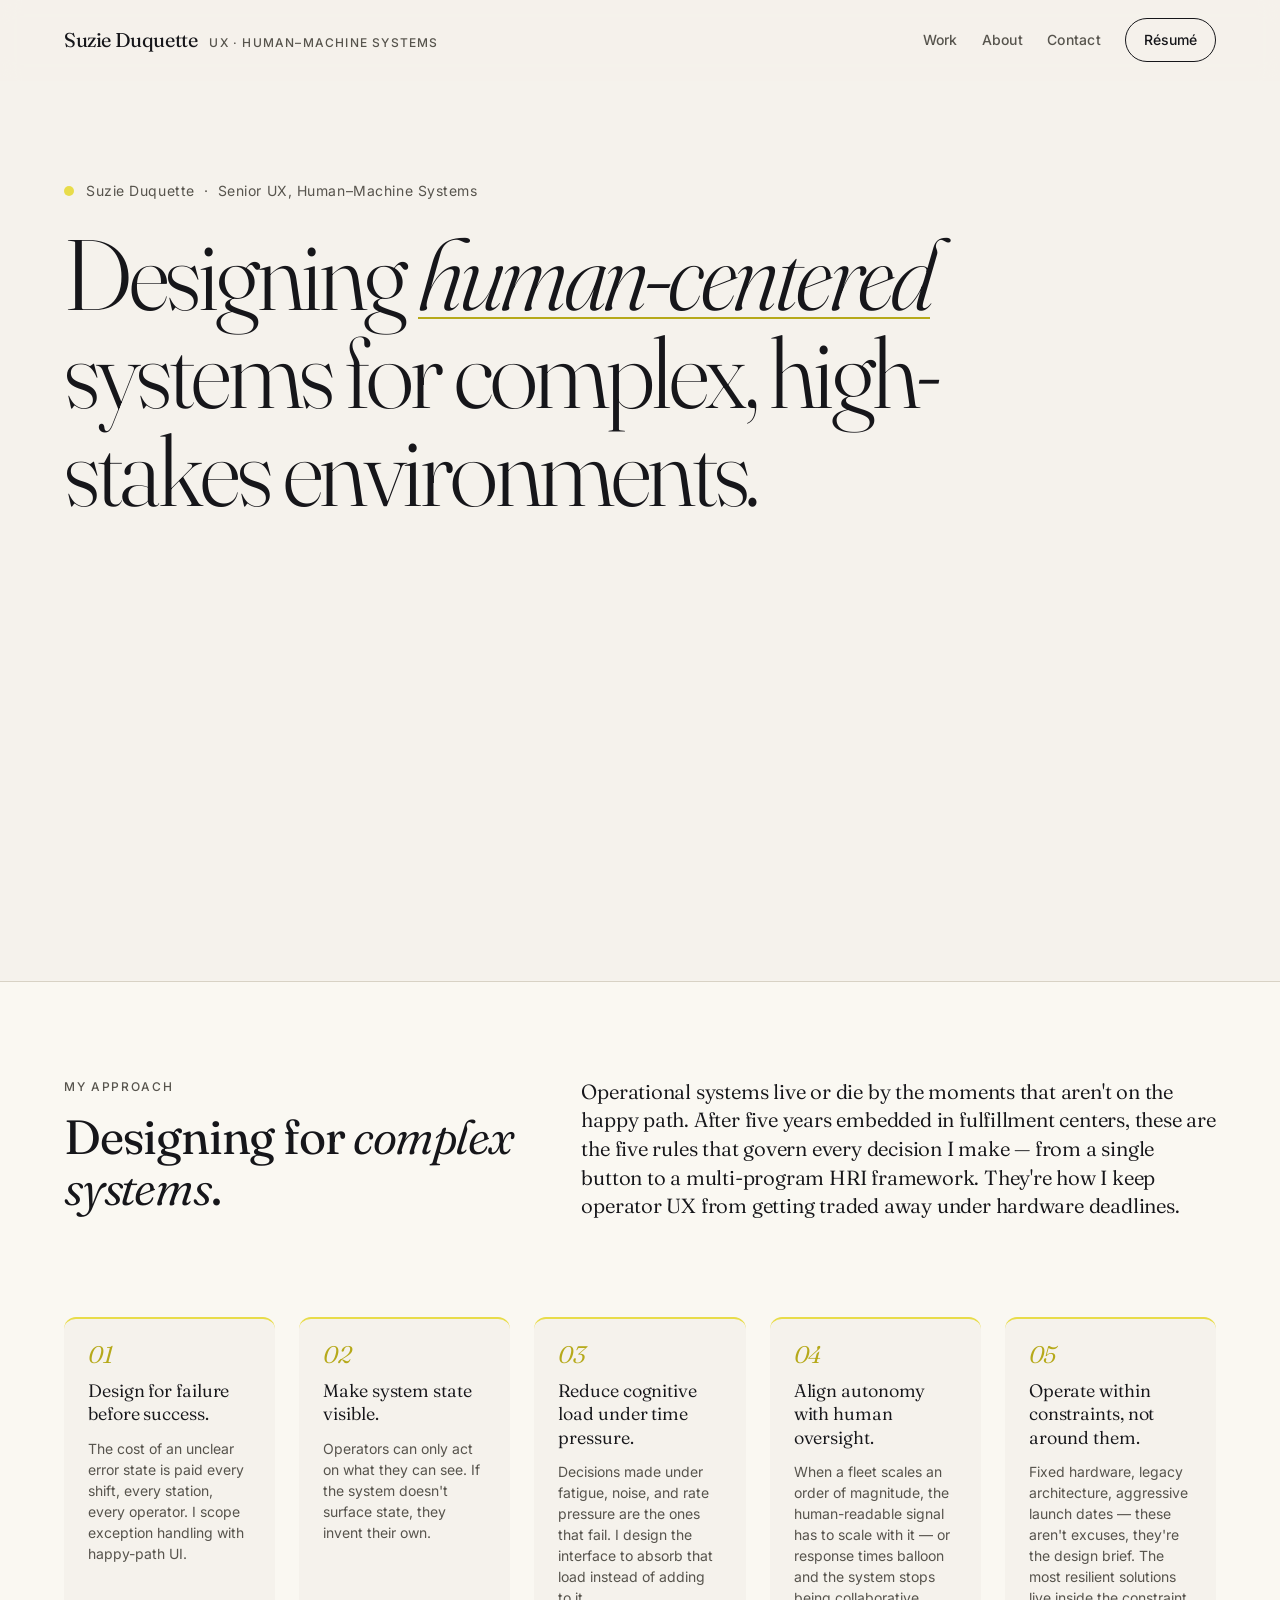
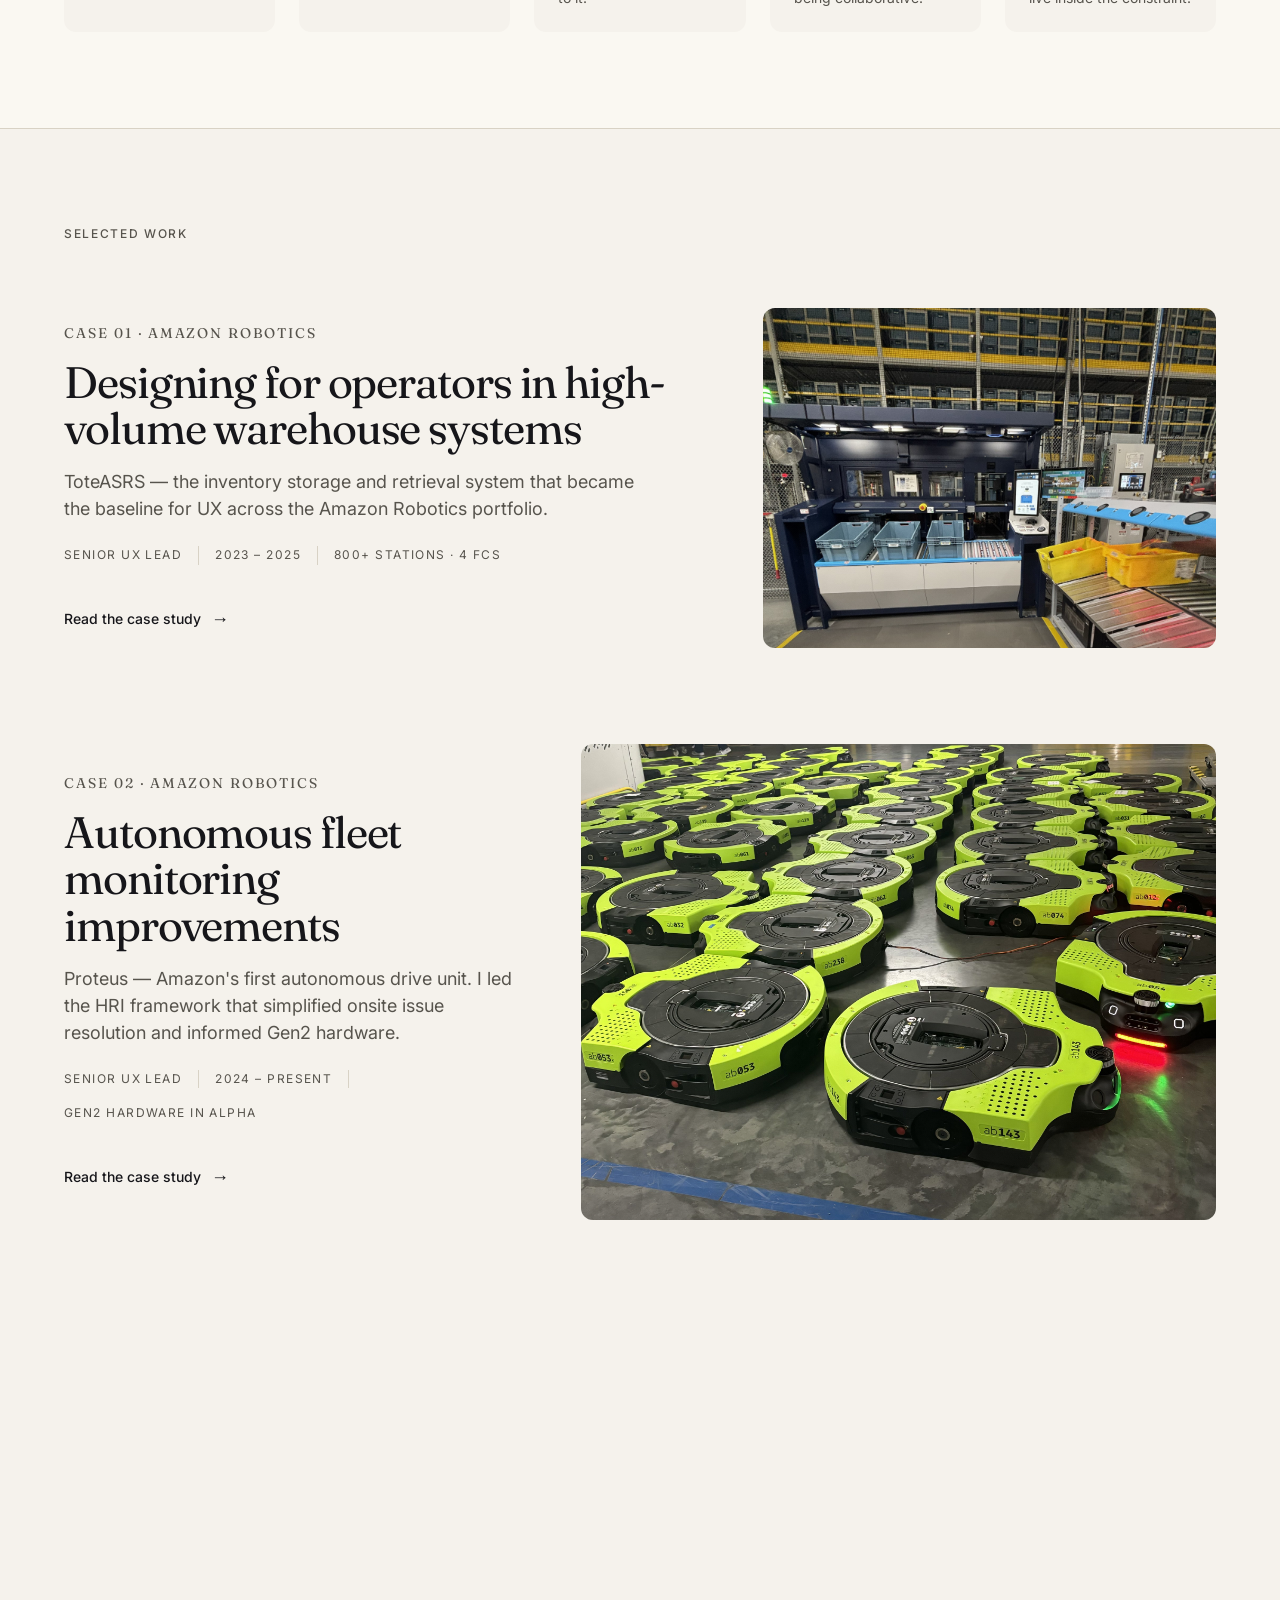
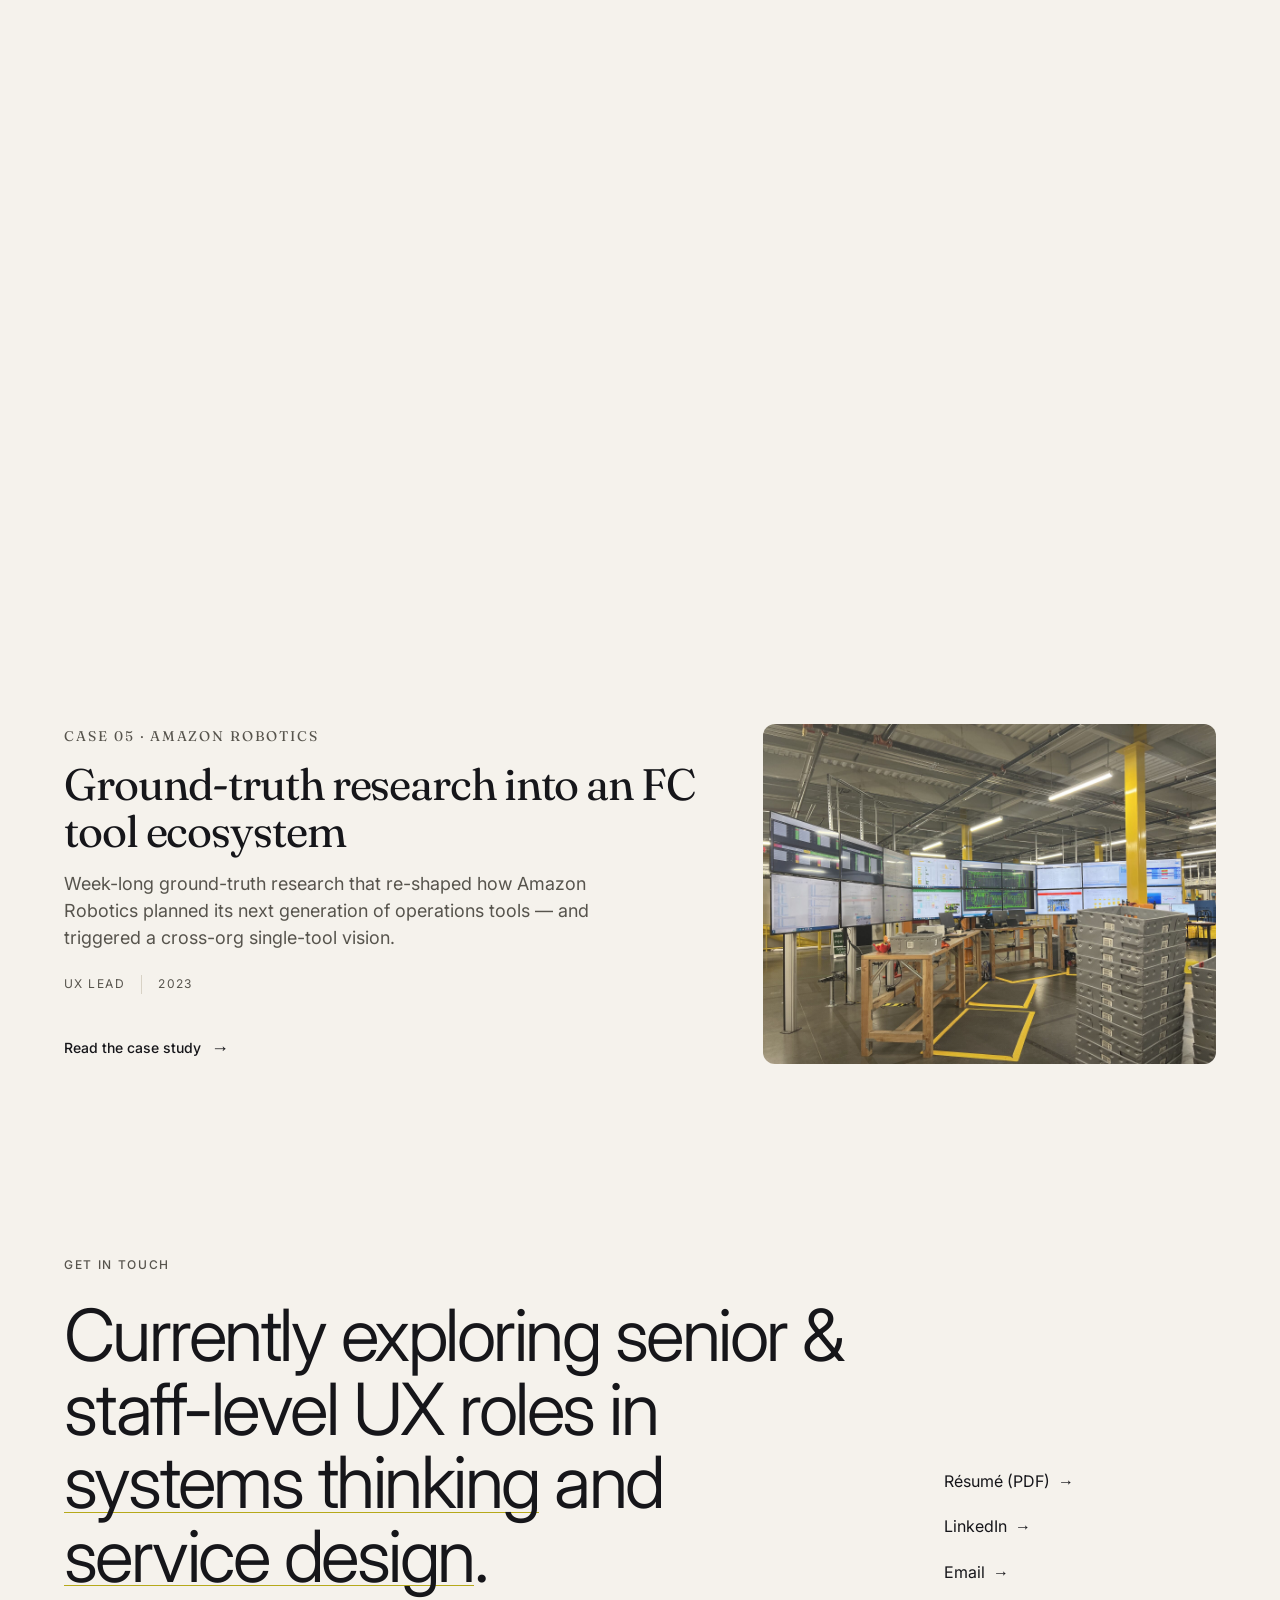
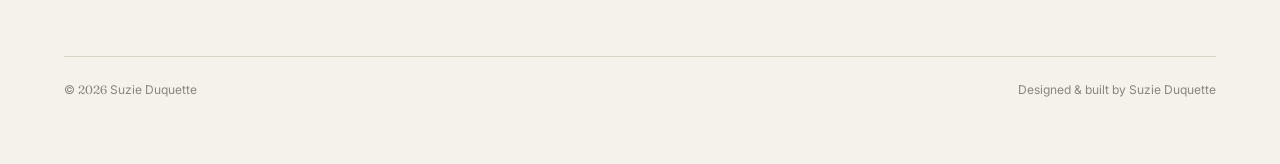
<file: index.html>
<!DOCTYPE html>
<html lang="en">
<head>
  <meta charset="UTF-8">
  <meta name="viewport" content="width=device-width, initial-scale=1.0">
  <title>Suzie Duquette — Senior UX Designer · Human–Machine Systems</title>
  <meta name="description" content="Suzie Duquette designs human-centered systems for complex, high-stakes environments.">
  <link rel="preconnect" href="https://fonts.googleapis.com">
  <link rel="preconnect" href="https://fonts.gstatic.com" crossorigin>
  <link rel="stylesheet" href="https://fonts.googleapis.com/css2?family=Fraunces:ital,opsz,wght@0,9..144,300..500;1,9..144,300..500&family=Inter:wght@400;500;600&display=swap">
  <link rel="stylesheet" href="assets/css/styles.css">
  <link rel="icon" href="data:image/svg+xml,%3Csvg xmlns='http://www.w3.org/2000/svg' viewBox='0 0 100 100'%3E%3Crect width='100' height='100' fill='%23F5F2EC'/%3E%3Ctext x='50' y='68' text-anchor='middle' font-family='Georgia, serif' font-size='62' fill='%23161616' font-style='italic'%3Es%3C/text%3E%3C/svg%3E">
</head>
<body>

<header class="nav">
  <div class="nav__inner">
    <a class="nav__brand" href="index.html"><span class="nav__brand-full">Suzie Duquette</span><span class="nav__brand-short" aria-hidden="true">SD</span><small>UX · Human–Machine Systems</small></a>
    <nav class="nav__links" aria-label="Primary">
      <a class="nav__link" href="index.html#work">Work</a>
      <a class="nav__link" href="about.html">About</a>
      <a class="nav__link" href="index.html#contact">Contact</a>
      <a class="btn btn--ghost" href="resume.pdf" target="_blank" rel="noopener">Résumé</a>
    </nav>
  </div>
</header>

<!-- =================== HERO =================== -->
<section class="hero">
  <div class="container">
    <div class="hero__intro reveal">
      <span class="hero__intro-mark" aria-hidden="true"></span>
      <span class="hero__intro-text">Suzie Duquette &nbsp;·&nbsp; Senior UX, Human–Machine Systems</span>
    </div>

    <h1 class="hero__statement reveal">
      Designing <span class="accent">human-centered</span> systems for complex, high-stakes environments.
    </h1>

  </div>
</section>

<!-- =================== PRINCIPLES (moved above work) =================== -->
<section class="principles" aria-label="Designing for complex systems">
  <div class="container">
    <div class="principles__intro reveal">
      <div>
        <p class="eyebrow" style="margin-bottom: var(--s-3);">My approach</p>
        <h2>Designing for <em>complex systems</em>.</h2>
      </div>
      <p class="lede">
        Operational systems live or die by the moments that aren't on the happy path. After five years embedded in fulfillment centers, these are the five rules that govern every decision I make — from a single button to a multi-program HRI framework. They're how I keep operator UX from getting traded away under hardware deadlines.
      </p>
    </div>

    <ul class="principles__grid">
      <li class="principles__item reveal">
        <span class="principles__num">01</span>
        <span class="principles__text">Design for failure before success.</span>
        <p class="principles__why">The cost of an unclear error state is paid every shift, every station, every operator. I scope exception handling with happy-path UI.</p>
      </li>
      <li class="principles__item reveal">
        <span class="principles__num">02</span>
        <span class="principles__text">Make system state visible.</span>
        <p class="principles__why">Operators can only act on what they can see. If the system doesn't surface state, they invent their own.</p>
      </li>
      <li class="principles__item reveal">
        <span class="principles__num">03</span>
        <span class="principles__text">Reduce cognitive load under time pressure.</span>
        <p class="principles__why">Decisions made under fatigue, noise, and rate pressure are the ones that fail. I design the interface to absorb that load instead of adding to it.</p>
      </li>
      <li class="principles__item reveal">
        <span class="principles__num">04</span>
        <span class="principles__text">Align autonomy with human oversight.</span>
        <p class="principles__why">When a fleet scales an order of magnitude, the human-readable signal has to scale with it — or response times balloon and the system stops being collaborative.</p>
      </li>
      <li class="principles__item reveal">
        <span class="principles__num">05</span>
        <span class="principles__text">Operate within constraints, not around them.</span>
        <p class="principles__why">Fixed hardware, legacy architecture, aggressive launch dates — these aren't excuses, they're the design brief. The most resilient solutions live inside the constraint.</p>
      </li>
    </ul>
  </div>
</section>

<!-- =================== WORK =================== -->
<section id="work" style="padding-top: var(--s-7);">
  <div class="container">
    <div class="work-header reveal">
      <div>
        <p class="eyebrow">Selected work</p>
      </div>
    </div>

    <div class="work-list">

      <!-- Case Study 1 -->
      <a class="case-card reveal" href="tote-asrs.html" aria-label="Read the ToteASRS case study">
        <div>
          <p class="case-card__num">Case 01 · Amazon Robotics</p>
          <h3 class="case-card__title">Designing for operators in high-volume warehouse systems</h3>
          <p class="case-card__subtitle">ToteASRS — the inventory storage and retrieval system that became the baseline for UX across the Amazon Robotics portfolio.</p>
          <div class="case-card__meta">
            <span>Senior UX Lead</span>
            <span>2023 – 2025</span>
            <span>800+ stations · 4 FCs</span>
          </div>
          <span class="case-card__cta">Read the case study</span>
        </div>
        <div class="case-card__media">
          <img src="assets/images/v2/cs1/workstation-overhead.jpg" alt="ToteASRS workstation in an Amazon fulfillment center">
        </div>
      </a>

      <!-- Case Study 2 -->
      <a class="case-card reveal" href="proteus.html" aria-label="Read the Proteus case study">
        <div>
          <p class="case-card__num">Case 02 · Amazon Robotics</p>
          <h3 class="case-card__title">Autonomous fleet monitoring improvements</h3>
          <p class="case-card__subtitle">Proteus — Amazon's first autonomous drive unit. I led the HRI framework that simplified onsite issue resolution and informed Gen2 hardware.</p>
          <div class="case-card__meta">
            <span>Senior UX Lead</span>
            <span>2024 – Present</span>
            <span>Gen2 hardware in Alpha</span>
          </div>
          <span class="case-card__cta">Read the case study</span>
        </div>
        <div class="case-card__media">
          <img src="assets/images/v2/cs2/proteus-fleet.jpg" alt="A fleet of Proteus autonomous drive units">
        </div>
      </a>

      <!-- Case Study 3 -->
      <a class="case-card reveal" href="vulcan-stow.html" aria-label="Read the Vulcan Stow case study">
        <div>
          <p class="case-card__num">Case 03 · Amazon Robotics</p>
          <h3 class="case-card__title">A shared outcome framework for robotic workstations</h3>
          <p class="case-card__subtitle">Vulcan Stow — Amazon's first robot with a sense of touch. The shared outcome framework that made every operator task and exception path explicit.</p>
          <div class="case-card__meta">
            <span>Senior UX Lead</span>
            <span>2024 – Present</span>
          </div>
          <span class="case-card__cta">Read the case study</span>
        </div>
        <div class="case-card__media">
          <video src="assets/images/v2/cs3/cover.mp4" autoplay muted loop playsinline preload="metadata" style="aspect-ratio: 4/3; width: 100%; object-fit: cover; display: block; background: var(--paper-deep);"></video>
        </div>
      </a>

      <!-- Case Study 4 -->
      <a class="case-card reveal" href="ps-handling.html" aria-label="Read the problem solve handling case study">
        <div>
          <p class="case-card__num">Case 04 · Amazon Robotics</p>
          <h3 class="case-card__title">A four-tier framework for problem-solve handling</h3>
          <p class="case-card__subtitle">A cross-station research framework that turned problem-solve from a downstream cost into a design discipline — with a four-tier resolution hierarchy adopted across new programs.</p>
          <div class="case-card__meta">
            <span>Senior UX Lead, RXD</span>
            <span>2025</span>
          </div>
          <span class="case-card__cta">Read the case study</span>
        </div>
        <div class="case-card__media">
          <img src="assets/images/v2/cs4/cs4-cover.jpeg" alt="Wide hero shot of an Amazon fulfillment center floor" style="aspect-ratio: 4/3; width: 100%; object-fit: cover; display: block;">
        </div>
      </a>

      <!-- Case Study 5 -->
      <a class="case-card reveal" href="ops-tools.html" aria-label="Read the operations tools case study">
        <div>
          <p class="case-card__num">Case 05 · Amazon Robotics</p>
          <h3 class="case-card__title">Ground-truth research into an FC tool ecosystem</h3>
          <p class="case-card__subtitle">Week-long ground-truth research that re-shaped how Amazon Robotics planned its next generation of operations tools — and triggered a cross-org single-tool vision.</p>
          <div class="case-card__meta">
            <span>UX Lead</span>
            <span>2023</span>
          </div>
          <span class="case-card__cta">Read the case study</span>
        </div>
        <div class="case-card__media">
          <img src="assets/images/v2/cs5/cs5-cover.jpeg" alt="Operators at their dashboards in an FC" style="aspect-ratio: 4/3; width: 100%; object-fit: cover; display: block;">
        </div>
      </a>

    </div>
  </div>
</section>

<!-- =================== CONTACT =================== -->
<section id="contact" class="contact">
  <div class="container">
    <div class="contact__inner">
      <div class="reveal">
        <p class="eyebrow" style="margin-bottom: var(--s-4);">Get in touch</p>
        <p class="contact__big">
          Currently exploring senior &amp; staff-level UX roles in <span class="accent-words">systems thinking</span> and <span class="accent-words">service design</span>.
        </p>
      </div>
      <div class="reveal contact__links">
        <a href="resume.pdf" target="_blank" rel="noopener">Résumé (PDF)</a>
        <a href="https://www.linkedin.com/in/susanneduquette/" target="_blank" rel="noopener">LinkedIn</a>
        <a href="mailto:susanneduquette@gmail.com">Email</a>
      </div>
    </div>
  </div>
  <div class="container" style="margin-top: var(--s-6);">
    <footer class="foot">
      <span>© <span class="serif-num">2026</span> Suzie Duquette</span>
      <span>Designed &amp; built by Suzie Duquette</span>
    </footer>
  </div>
</section>

<script src="assets/js/main.js"></script>
</body>
</html>
</file>
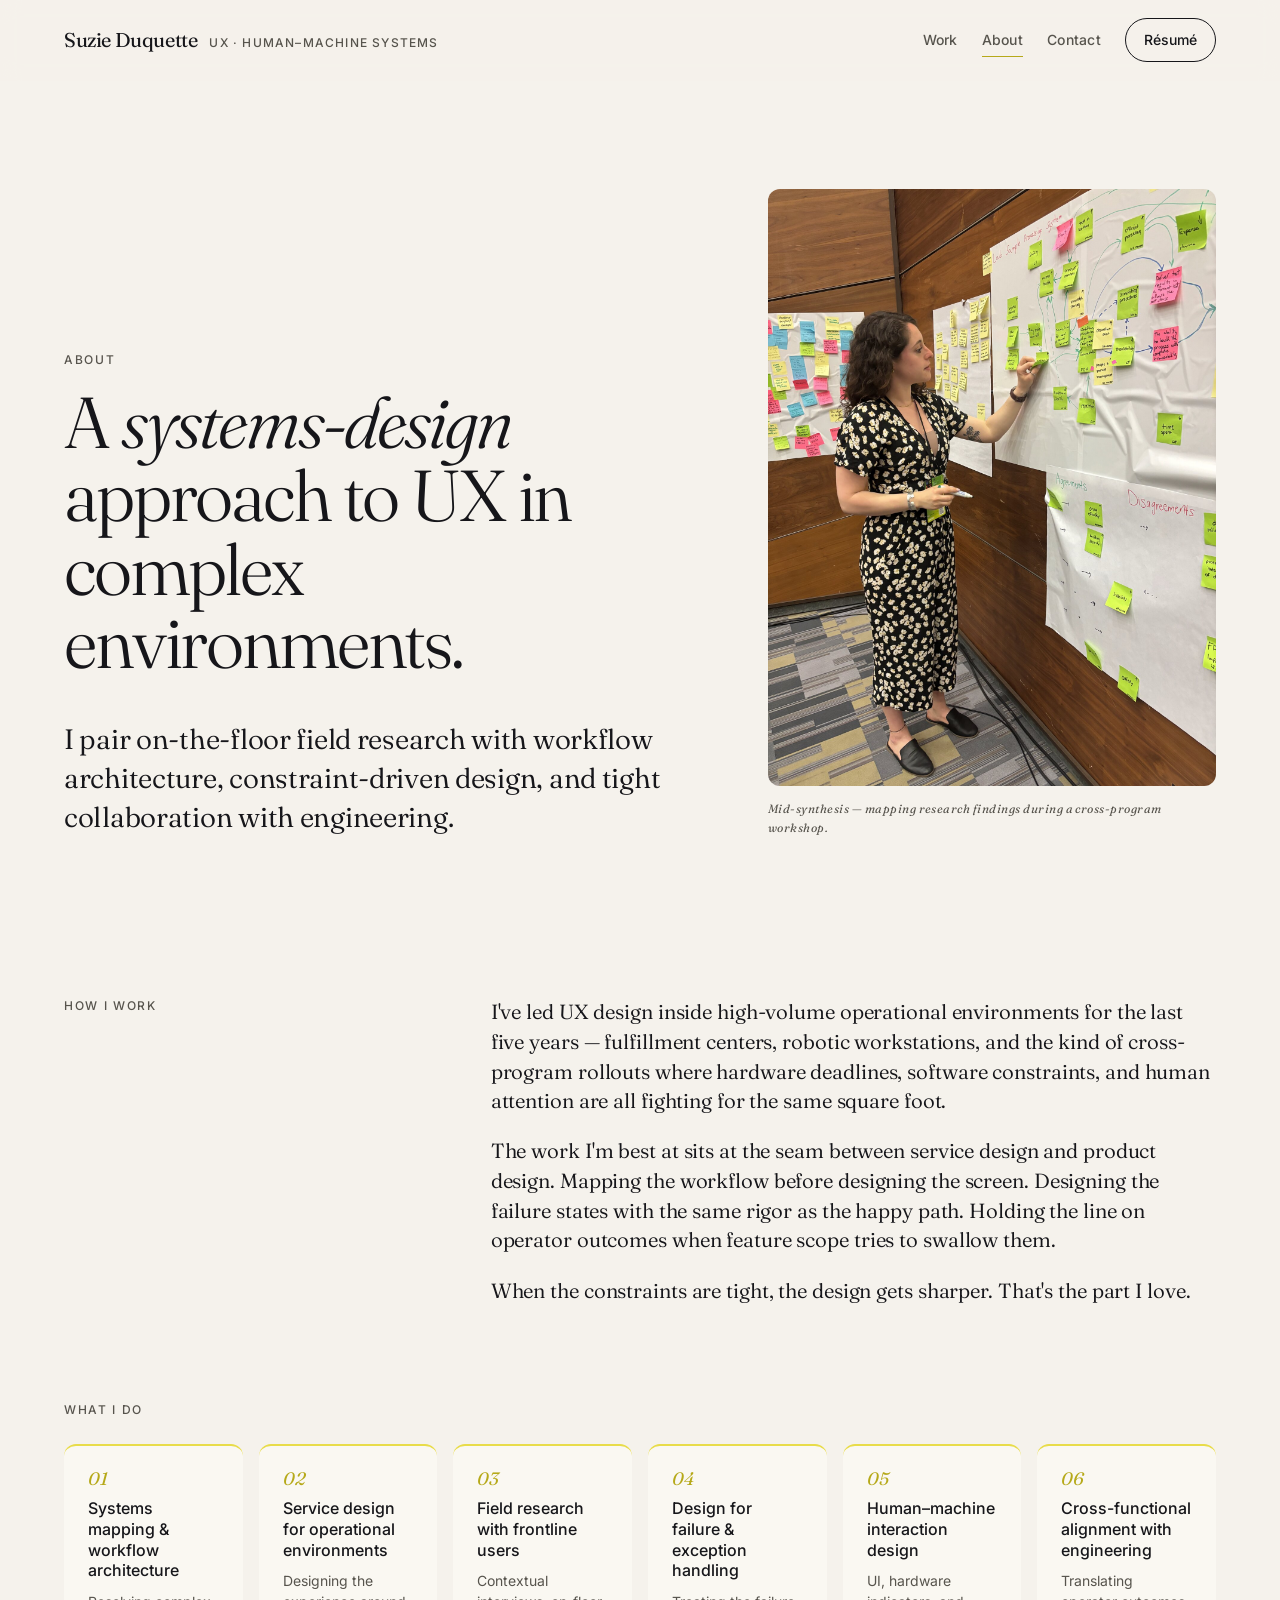
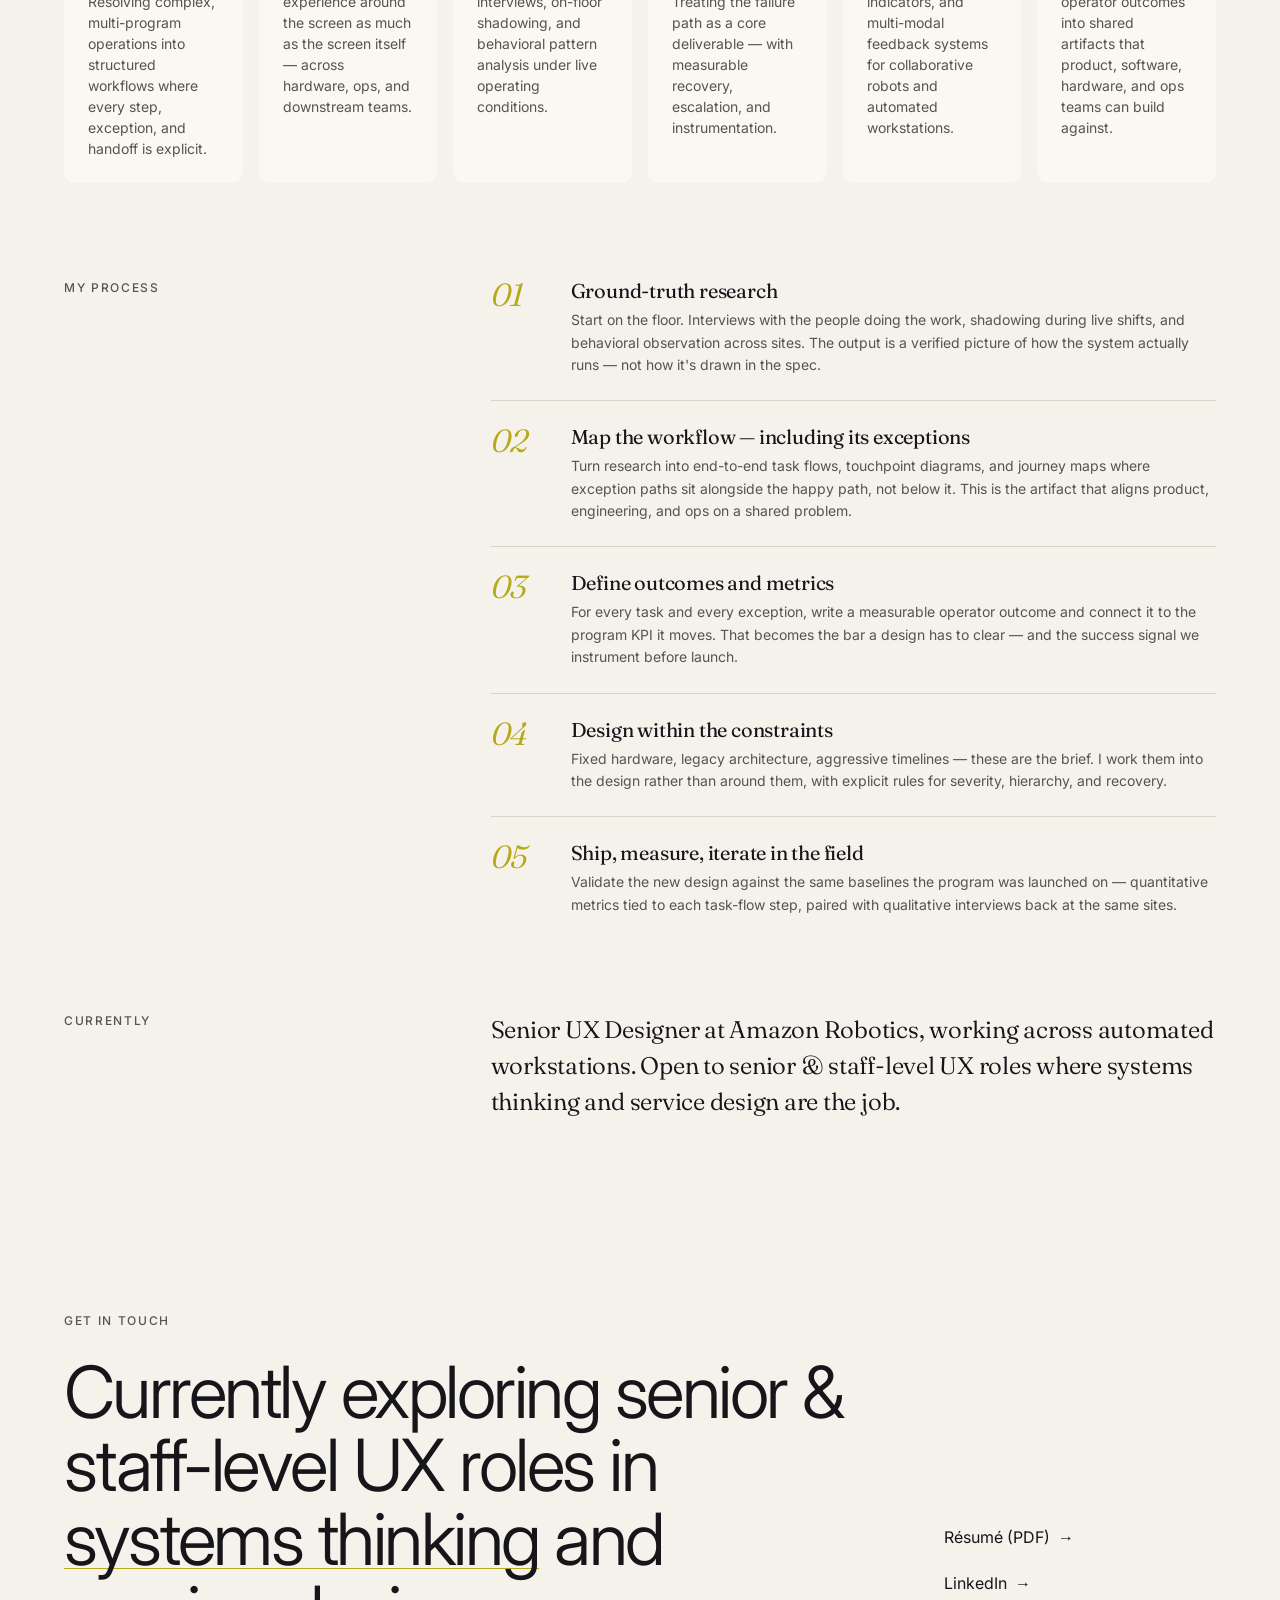
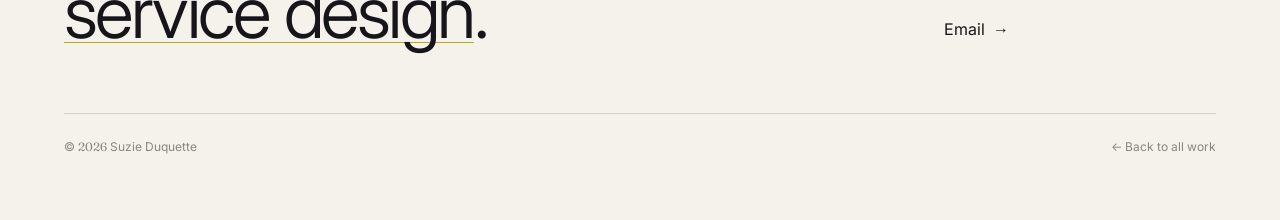
<file: about.html>
<!DOCTYPE html>
<html lang="en">
<head>
  <meta charset="UTF-8">
  <meta name="viewport" content="width=device-width, initial-scale=1.0">
  <title>About — Suzie Duquette</title>
  <meta name="description" content="A systems-thinking, service-design approach to UX in complex environments. Senior UX Designer at Amazon Robotics.">
  <link rel="preconnect" href="https://fonts.googleapis.com">
  <link rel="preconnect" href="https://fonts.gstatic.com" crossorigin>
  <link rel="stylesheet" href="https://fonts.googleapis.com/css2?family=Fraunces:ital,opsz,wght@0,9..144,300..500;1,9..144,300..500&family=Inter:wght@400;500;600&display=swap">
  <link rel="stylesheet" href="assets/css/styles.css">
  <link rel="icon" href="data:image/svg+xml,%3Csvg xmlns='http://www.w3.org/2000/svg' viewBox='0 0 100 100'%3E%3Crect width='100' height='100' fill='%23F5F2EC'/%3E%3Ctext x='50' y='68' text-anchor='middle' font-family='Georgia, serif' font-size='62' fill='%23161616' font-style='italic'%3Es%3C/text%3E%3C/svg%3E">
</head>
<body>

<header class="nav">
  <div class="nav__inner">
    <a class="nav__brand" href="index.html"><span class="nav__brand-full">Suzie Duquette</span><span class="nav__brand-short" aria-hidden="true">SD</span><small>UX · Human–Machine Systems</small></a>
    <nav class="nav__links" aria-label="Primary">
      <a class="nav__link" href="index.html#work">Work</a>
      <a class="nav__link" href="about.html">About</a>
      <a class="nav__link" href="index.html#contact">Contact</a>
      <a class="btn btn--ghost" href="resume.pdf" target="_blank" rel="noopener">Résumé</a>
    </nav>
  </div>
</header>

<!-- HERO -->
<section class="about-hero">
  <div class="container">
    <div class="about-hero__grid">
      <div class="reveal">
        <p class="eyebrow">About</p>
        <h1 class="about-hero__title" style="margin-top: var(--s-3);">A <em>systems-design</em> approach to UX in complex environments.</h1>
        <p class="about-hero__lede lede">
          I pair on-the-floor field research with workflow architecture, constraint-driven design, and tight collaboration with engineering.
        </p>
      </div>
      <div class="reveal">
        <div class="about-hero__portrait">
          <img src="assets/images/v2/about/portrait.jpg" alt="Suzie Duquette mapping research findings on a sticky-note synthesis wall during a workshop">
        </div>
        <p class="about-hero__caption">Mid-synthesis — mapping research findings during a cross-program workshop.</p>
      </div>
    </div>
  </div>
</section>

<!-- BIO -->
<section class="about-bio">
  <div class="container">
    <div class="about-bio__grid">
      <div>
        <p class="eyebrow">How I work</p>
      </div>
      <div class="about-bio__body reveal">
        <p>
          I've led UX design inside high-volume operational environments for the last five years — fulfillment centers, robotic workstations, and the kind of cross-program rollouts where hardware deadlines, software constraints, and human attention are all fighting for the same square foot.
        </p>
        <p>
          The work I'm best at sits at the seam between service design and product design. Mapping the workflow before designing the screen. Designing the failure states with the same rigor as the happy path. Holding the line on operator outcomes when feature scope tries to swallow them.
        </p>
        <p>
          When the constraints are tight, the design gets sharper. That's the part I love.
        </p>
      </div>
    </div>

    <!-- WHAT I DO — heading stacked above cards (matches homepage 'My approach') -->
    <div class="reveal" style="margin-top: var(--s-7);">
      <p class="eyebrow" style="margin-bottom: var(--s-4);">What I do</p>
    </div>
    <div class="reveal">
      <div class="capabilities">
        <div class="capabilities__card">
          <span class="capabilities__num">01</span>
          <h3 class="capabilities__title">Systems mapping &amp; workflow architecture</h3>
          <p class="capabilities__desc">Resolving complex, multi-program operations into structured workflows where every step, exception, and handoff is explicit.</p>
        </div>
        <div class="capabilities__card">
          <span class="capabilities__num">02</span>
          <h3 class="capabilities__title">Service design for operational environments</h3>
          <p class="capabilities__desc">Designing the experience around the screen as much as the screen itself — across hardware, ops, and downstream teams.</p>
        </div>
        <div class="capabilities__card">
          <span class="capabilities__num">03</span>
          <h3 class="capabilities__title">Field research with frontline users</h3>
          <p class="capabilities__desc">Contextual interviews, on-floor shadowing, and behavioral pattern analysis under live operating conditions.</p>
        </div>
        <div class="capabilities__card">
          <span class="capabilities__num">04</span>
          <h3 class="capabilities__title">Design for failure &amp; exception handling</h3>
          <p class="capabilities__desc">Treating the failure path as a core deliverable — with measurable recovery, escalation, and instrumentation.</p>
        </div>
        <div class="capabilities__card">
          <span class="capabilities__num">05</span>
          <h3 class="capabilities__title">Human–machine interaction design</h3>
          <p class="capabilities__desc">UI, hardware indicators, and multi-modal feedback systems for collaborative robots and automated workstations.</p>
        </div>
        <div class="capabilities__card">
          <span class="capabilities__num">06</span>
          <h3 class="capabilities__title">Cross-functional alignment with engineering</h3>
          <p class="capabilities__desc">Translating operator outcomes into shared artifacts that product, software, hardware, and ops teams can build against.</p>
        </div>
      </div>
    </div>

    <!-- MY PROCESS -->
    <div class="about-bio__grid" style="margin-top: var(--s-7);">
      <div>
        <p class="eyebrow">My process</p>
      </div>
      <div class="reveal">
        <ol class="process-list">
          <li class="process-list__step">
            <span class="process-list__num">01</span>
            <div>
              <h3 class="process-list__title">Ground-truth research</h3>
              <p class="process-list__desc">Start on the floor. Interviews with the people doing the work, shadowing during live shifts, and behavioral observation across sites. The output is a verified picture of how the system actually runs — not how it's drawn in the spec.</p>
            </div>
          </li>
          <li class="process-list__step">
            <span class="process-list__num">02</span>
            <div>
              <h3 class="process-list__title">Map the workflow — including its exceptions</h3>
              <p class="process-list__desc">Turn research into end-to-end task flows, touchpoint diagrams, and journey maps where exception paths sit alongside the happy path, not below it. This is the artifact that aligns product, engineering, and ops on a shared problem.</p>
            </div>
          </li>
          <li class="process-list__step">
            <span class="process-list__num">03</span>
            <div>
              <h3 class="process-list__title">Define outcomes and metrics</h3>
              <p class="process-list__desc">For every task and every exception, write a measurable operator outcome and connect it to the program KPI it moves. That becomes the bar a design has to clear — and the success signal we instrument before launch.</p>
            </div>
          </li>
          <li class="process-list__step">
            <span class="process-list__num">04</span>
            <div>
              <h3 class="process-list__title">Design within the constraints</h3>
              <p class="process-list__desc">Fixed hardware, legacy architecture, aggressive timelines — these are the brief. I work them into the design rather than around them, with explicit rules for severity, hierarchy, and recovery.</p>
            </div>
          </li>
          <li class="process-list__step">
            <span class="process-list__num">05</span>
            <div>
              <h3 class="process-list__title">Ship, measure, iterate in the field</h3>
              <p class="process-list__desc">Validate the new design against the same baselines the program was launched on — quantitative metrics tied to each task-flow step, paired with qualitative interviews back at the same sites.</p>
            </div>
          </li>
        </ol>
      </div>
    </div>

    <!-- CURRENTLY -->
    <div class="about-bio__grid" style="margin-top: var(--s-7);">
      <div>
        <p class="eyebrow">Currently</p>
      </div>
      <div class="reveal">
        <p style="font-family: var(--font-display); font-size: clamp(1.25rem, 2vw, 1.5rem); font-weight: 350; line-height: 1.5; letter-spacing: -0.01em; color: var(--ink);">
          Senior UX Designer at Amazon Robotics, working across automated workstations. Open to senior &amp; staff-level UX roles where systems thinking and service design are the job.
        </p>
      </div>
    </div>
  </div>
</section>

<!-- CONTACT -->
<section id="contact" class="contact">
  <div class="container">
    <div class="contact__inner">
      <div class="reveal">
        <p class="eyebrow" style="margin-bottom: var(--s-4);">Get in touch</p>
        <p class="contact__big">Currently exploring senior &amp; staff-level UX roles in <span class="accent-words">systems thinking</span> and <span class="accent-words">service design</span>.</p>
      </div>
      <div class="reveal contact__links">
        <a href="resume.pdf" target="_blank" rel="noopener">Résumé (PDF)</a>
        <a href="https://www.linkedin.com/in/susanneduquette/" target="_blank" rel="noopener">LinkedIn</a>
        <a href="mailto:susanneduquette@gmail.com">Email</a>
      </div>
    </div>
  </div>
  <div class="container" style="margin-top: var(--s-6);">
    <footer class="foot">
      <span>© <span class="serif-num">2026</span> Suzie Duquette</span>
      <span><a href="index.html">← Back to all work</a></span>
    </footer>
  </div>
</section>

<script src="assets/js/main.js"></script>
</body>
</html>
</file>
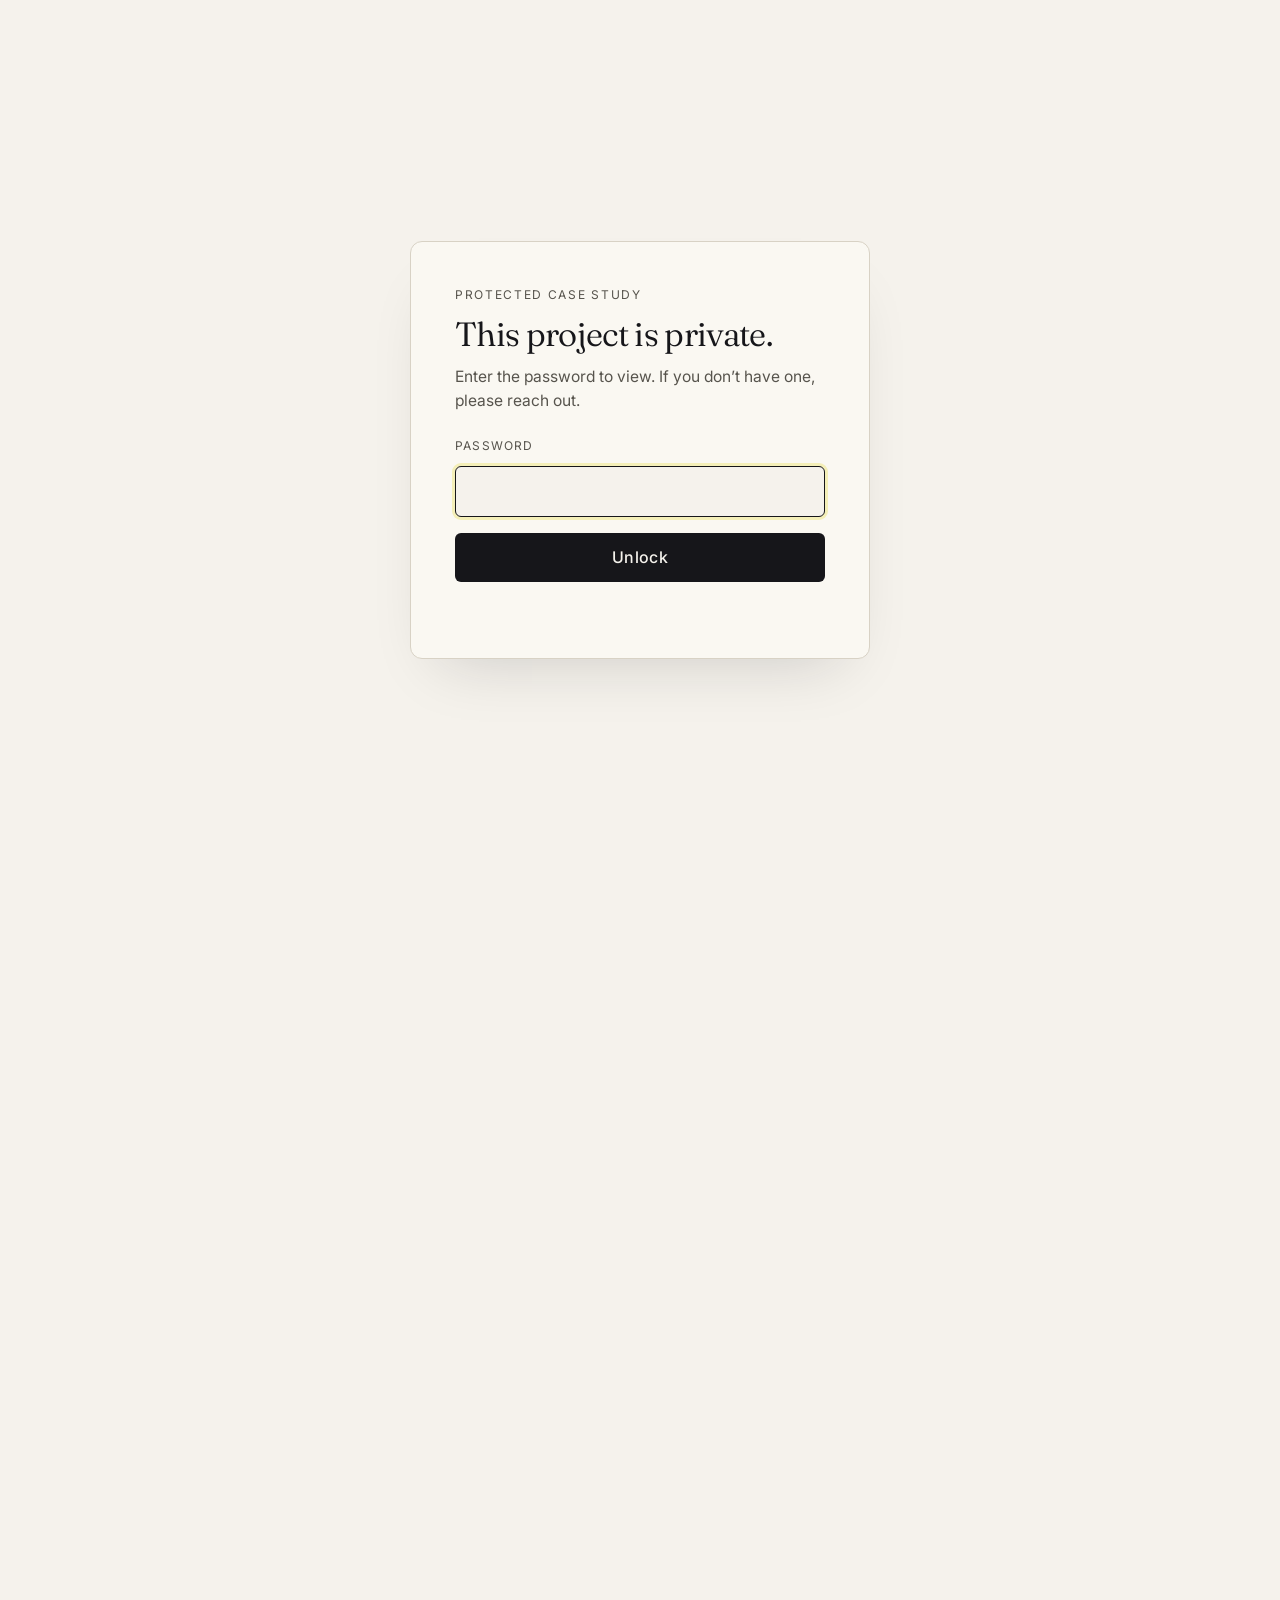
<file: ops-tools.html>
<!DOCTYPE html>
<html lang="en">
<head>
  <meta charset="UTF-8">
  <meta name="viewport" content="width=device-width, initial-scale=1.0">
  <title>Mapping the Operations Tool Ecosystem — Suzie Duquette</title>
  <meta name="description" content="Week-long ground-truth research into how an entire Amazon fulfillment center actually runs — re-shaped how Amazon Robotics planned its tooling investment.">
  <link rel="preconnect" href="https://fonts.googleapis.com">
  <link rel="preconnect" href="https://fonts.gstatic.com" crossorigin>
  <link rel="stylesheet" href="https://fonts.googleapis.com/css2?family=Fraunces:ital,opsz,wght@0,9..144,300..500;1,9..144,300..500&family=Inter:wght@400;500;600&display=swap">
  <link rel="stylesheet" href="assets/css/styles.css">
  <link rel="icon" href="data:image/svg+xml,%3Csvg xmlns='http://www.w3.org/2000/svg' viewBox='0 0 100 100'%3E%3Crect width='100' height='100' fill='%23F5F2EC'/%3E%3Ctext x='50' y='68' text-anchor='middle' font-family='Georgia, serif' font-size='62' fill='%23161616' font-style='italic'%3Es%3C/text%3E%3C/svg%3E">
  <!-- Password gate (soft client-side lock) -->
  <script>document.documentElement.classList.add('locked');</script>
  <style>html.locked body { visibility: hidden; }</style>
  <script src="assets/js/password-gate.js" defer></script>
</head>
<body>

<header class="nav">
  <div class="nav__inner">
    <a class="nav__brand" href="index.html"><span class="nav__brand-full">Suzie Duquette</span><span class="nav__brand-short" aria-hidden="true">SD</span><small>UX · Human–Machine Systems</small></a>
    <nav class="nav__links" aria-label="Primary">
      <a class="nav__link" href="index.html#work">Work</a>
      <a class="nav__link" href="about.html">About</a>
      <a class="nav__link" href="index.html#contact">Contact</a>
      <a class="btn btn--ghost" href="resume.pdf" target="_blank" rel="noopener">Résumé</a>
    </nav>
  </div>
</header>

<section class="cs-hero">
  <div class="container">
    <div class="reveal">
      <p class="eyebrow">Case 05 · Amazon Robotics · ToteASRS Operational Research</p>
      <h1 class="cs-hero__title" style="margin-top: var(--s-4);">Mapping the <em>operations tool</em> ecosystem across an Amazon FC.</h1>
      <p class="cs-hero__lede lede">Before Amazon Robotics could design new tools, we needed a ground truth of how an entire fulfillment center actually runs.</p>
    </div>

    <img class="cs-cover-img reveal" src="assets/images/v2/cs5/cs5-cover.jpeg" alt="Wide research photo from a fulfillment center — operators at their dashboards" style="aspect-ratio: 16 / 9; object-fit: cover;">

    <div class="cs-summary reveal">
      <div><h4>Role</h4><p>UX Lead — co-led with partner UX</p></div>
      <div><h4>Team</h4><p>Product, ToteASRS, UX</p></div>
      <div><h4>Timeline</h4><p>March 2023</p></div>
    </div>
  </div>
</section>

<!-- Context -->
<section>
  <div class="container">
    <div class="section-head reveal">
      <h2>A building with many operators, hundreds of metrics</h2>
      <p>Hundreds of metrics are monitored constantly by different users across different tools and dashboards. The challenge was mapping all of it before designing anything new.</p>
    </div>

    <div class="three-col">
      <div class="three-col__item reveal">
        <h4>Scale</h4>
        <p>An average Amazon Robotics fulfillment center has ~1,300 direct-labor associates and 160 operations leaders and support staff, working two shifts a day across four periods each.</p>
      </div>
      <div class="three-col__item reveal">
        <h4>Roles</h4>
        <p>Five organizational levels — GM, Sr. OM, OM, Area Manager, and PA (Process Assistant) / QB (Quarterback) / AFM (Amnesty Floor Monitor) — each with different tools, metrics, and decision rhythms.</p>
      </div>
      <div class="three-col__item reveal">
        <h4>Friction</h4>
        <p>Hundreds of metrics across dozens of tools owned by Amazon Robotics, Amazon Fulfillment Technologies, and other internal orgs. Operators were the only people connecting them.</p>
      </div>
    </div>

    <p class="lede reveal" style="margin-top: var(--s-5);">
      I led the UX side of a week-long ground-truth research effort at a fulfillment center, cross-referenced against two additional FCs across the US, to map the full operational experience as input to a cross-org Tools North Star.
    </p>
  </div>
</section>

<!-- Research approach -->
<section>
  <div class="container">
    <div class="section-head reveal">
      <h2>Research approach</h2>
      <p>One week onsite, three FCs in scope, every level of the org represented. The output wasn't a survey — it was a side-by-side map of which metric or data point each role pulls from which dashboard, on which screen, at which moment of the shift.</p>
    </div>

    <ul class="bullets bullets--num reveal">
      <li><span><strong>Onsite shadowing</strong> at one FC across two shifts, four periods per shift</span></li>
      <li><span><strong>Voice-of-customer interviews</strong> across all five organizational levels — GM, Sr. OM, OM, Area Manager, PA/QB/AFM — with cross-reference data from two additional FCs</span></li>
      <li><span><strong>Tool-by-tool walkthroughs</strong> with each role, capturing every metric pulled, every dashboard opened, and every cross-tool switch</span></li>
      <li><span><strong>Mapping</strong> — translating the walkthroughs into a side-by-side artifact: role × verb × tool × metric × moment in shift</span></li>
    </ul>

    <figure class="reveal" style="margin-top: var(--s-5);">
      <img src="assets/images/v2/cs5/cs5-dashboard-am.jpeg" alt="Dashboard map — AM shift: metrics and tools each operator role pulls from each dashboard page" style="width: 100%; border-radius: var(--radius-lg); display: block; background: var(--paper-deep);">
      <img src="assets/images/v2/cs5/cs5-dashboard-om.jpeg" alt="Dashboard map — OM shift: metrics and tools each operator role pulls from each dashboard page" style="width: 100%; border-radius: var(--radius-lg); display: block; background: var(--paper-deep); margin-top: var(--s-4);">
      <img src="assets/images/v2/cs5/cs5-dashboard-key.jpeg" alt="Dashboard map key — legend for the role and metric color-coding used in the maps above" style="width: 100%; border-radius: var(--radius-lg); display: block; background: var(--paper-deep); margin-top: var(--s-4);">
      <figcaption style="color: var(--ink-soft); font-size: 0.9em; margin-top: var(--s-3);">Workflow map from the original research: what metric or data point each role pulls from each dashboard page, across two shifts (AM / OM) with a shared legend.</figcaption>
    </figure>
  </div>
</section>

<!-- Hierarchy -->
<section>
  <div class="container">
    <div class="section-head reveal">
      <h2>The operational hierarchy of an FC</h2>
      <p>I mapped the five-level operational structure to the actions, tools, and decision cadences each role depends on.</p>
    </div>

    <div class="hierarchy reveal">
      <div class="hierarchy__row">
        <span class="hierarchy__level">L8</span>
        <div class="hierarchy__role"><h4>GM / AGM</h4><p>Owns the FC's KPIs, profit and loss, and network-level performance.</p></div>
        <span class="hierarchy__action">Assess</span>
      </div>
      <div class="hierarchy__row">
        <span class="hierarchy__level">L7</span>
        <div class="hierarchy__role"><h4>Sr. OM</h4><p>Leads a process path (Inbound, Outbound, CAP, Change Management).</p></div>
        <span class="hierarchy__action">Assess</span>
      </div>
      <div class="hierarchy__row">
        <span class="hierarchy__level">L6</span>
        <div class="hierarchy__role"><h4>OM</h4><p>Keeps a single process path moving — staffs, trains, and leads Area Managers.</p></div>
        <span class="hierarchy__action">Monitor</span>
      </div>
      <div class="hierarchy__row">
        <span class="hierarchy__level">L4/5</span>
        <div class="hierarchy__role"><h4>Area Manager</h4><p>Owns a specific area: safety, engagement, standard work.</p></div>
        <span class="hierarchy__action">Manage</span>
      </div>
      <div class="hierarchy__row">
        <span class="hierarchy__level">T3</span>
        <div class="hierarchy__role"><h4>PA (Process Assistant) · QB (Quarterback) · AFM (Amnesty Floor Monitor)</h4><p>Right-hand staff: SOP compliance, floor health, real-time issue resolution.</p></div>
        <span class="hierarchy__action">Triage</span>
      </div>
    </div>
  </div>
</section>

<!-- Five Verbs -->
<section>
  <div class="container">
    <div class="section-head reveal">
      <h2>Five verbs, five cadences</h2>
      <p>Across every Ops role I mapped, daily work was made up of the same five actions — at different time horizons and through different tools. Mapping work as verbs (not job titles) let us compare tooling needs across roles — and exposed where the same task was forcing a manager to switch tools mid-flow.</p>
    </div>

    <div class="verbs reveal">
      <div class="verbs__card">
        <span class="verbs__card-num">01</span>
        <span class="verbs__card-title">Assess</span>
        <p class="verbs__card-desc">Senior managers evaluate prior-day performance and periodic targets at shift start.</p>
      </div>
      <div class="verbs__card">
        <span class="verbs__card-num">02</span>
        <span class="verbs__card-title">Monitor</span>
        <p class="verbs__card-desc">Mid-level managers watch execution throughout the shift and take proactive action.</p>
      </div>
      <div class="verbs__card">
        <span class="verbs__card-num">03</span>
        <span class="verbs__card-title">Manage</span>
        <p class="verbs__card-desc">Managers plan staffing and adjust labor share across process paths to hit targets.</p>
      </div>
      <div class="verbs__card">
        <span class="verbs__card-num">04</span>
        <span class="verbs__card-title">Triage</span>
        <p class="verbs__card-desc">Support managers identify and resolve issues — staffing, equipment, engagement.</p>
      </div>
      <div class="verbs__card">
        <span class="verbs__card-num">05</span>
        <span class="verbs__card-title">Communicate</span>
        <p class="verbs__card-desc">Every role reports performance and issues upward, daily and per shift.</p>
      </div>
    </div>
  </div>
</section>

<!-- VoC -->
<section>
  <div class="container">
    <div class="section-head reveal">
      <h2>Voice of customer — in their own words</h2>
      <p>Operators told us repeatedly that the tool ecosystem is the problem, not the metrics themselves.</p>
    </div>

    <div class="voc reveal">
      <div class="voc__card">
        <span class="voc__card-role">GM</span>
        <p class="voc__card-quote">"TELL ME WHAT TO DO — the tools should prioritize and make decisions for the building. Ops just needs to execute."</p>
      </div>
      <div class="voc__card">
        <span class="voc__card-role">Sr. OM</span>
        <p class="voc__card-quote">"In my first month as OM, I just kept receiving links. The tools change all the time; many of my bookmarked links are out of date."</p>
      </div>
      <div class="voc__card">
        <span class="voc__card-role">OM</span>
        <p class="voc__card-quote">"In an ideal world, when I start my shift, Vantage and Flow tools should be integrated and give me one overview of how the building is running."</p>
      </div>
      <div class="voc__card">
        <span class="voc__card-role">AM / PA</span>
        <p class="voc__card-quote">"There are way too many tabs. Some load slowly and crash. I find myself just sitting in front of my laptop waiting."</p>
      </div>
    </div>
  </div>
</section>

<!-- Recommendations -->
<section>
  <div class="container">
    <div class="section-head reveal">
      <h2>From tool sprawl to a unified operator experience</h2>
      <p>I turned the research into a cross-organizational vision for a centralized, role-aware, decision-supporting operator tool.</p>
    </div>

    <ul class="bullets bullets--num reveal">
      <li><span><strong>One operator surface, role-aware.</strong> Replace tool-by-tool navigation with a single workspace that surfaces the right metric, dashboard, and action for each role at the right moment of the shift.</span></li>
      <li><span><strong>Decision support, not data dumps.</strong> Move from raw metric tabs to prioritized recommendations: where to staff, what to escalate, which standard-work step is overdue.</span></li>
      <li><span><strong>Integrated cross-org ownership.</strong> Tools North Star developed jointly with the partner teams — closing the seams where Amazon-Robotics-owned tools end and operator workflows continue.</span></li>
      <li><span><strong>Standard-work checklists built in.</strong> Period-by-period checklists embedded in the operator tool to establish rigor and reduce reliance on tribal knowledge during ramp-up.</span></li>
    </ul>
  </div>
</section>

<!-- Impact (simplified language per red comments) -->
<section>
  <div class="container">
    <div class="section-head reveal">
      <h2>Impact</h2>
      <p>The research re-shaped how Amazon Robotics planned the next generation of its operations tools.</p>
    </div>

    <ul class="bullets bullets--num reveal">
      <li><span>Established the shared, single source of truth that product teams across orgs now use to plan manager-facing tools</span></li>
      <li><span>Re-scoped the manager dashboards to reflect the new generation of robotic workstations</span></li>
      <li><span>Triggered a cross-org commitment to one unified manager tool — replacing tool-by-tool sprawl</span></li>
      <li><span>Surfaced labor planning and work-in-progress visibility as the highest-leverage gaps in the current tool portfolio</span></li>
    </ul>

    <p class="lede reveal" style="margin-top: var(--s-5);">
      Mapping every role, action, and tool side by side made it impossible to keep treating manager UX as a per-feature problem. The work re-positioned tools and metrics as a portfolio investment.
    </p>
  </div>
</section>

<section class="next-cs">
  <div class="container">
    <a class="next-cs__row" href="tote-asrs.html">
      <div><span class="eyebrow">Start over from</span><span class="next-cs__title">← Designing for Operators in High-Volume Warehouse Systems</span></div>
      <span class="eyebrow">Case 01</span>
    </a>
  </div>
</section>

<section class="contact" id="contact">
  <div class="container">
    <div class="contact__inner">
      <div class="reveal">
        <p class="eyebrow" style="margin-bottom: var(--s-4);">Get in touch</p>
        <p class="contact__big">Currently exploring senior &amp; staff-level UX roles in <span class="accent-words">systems thinking</span> and <span class="accent-words">service design</span>.</p>
      </div>
      <div class="reveal contact__links">
        <a href="resume.pdf" target="_blank" rel="noopener">Résumé (PDF)</a>
        <a href="https://www.linkedin.com/in/susanneduquette/" target="_blank" rel="noopener">LinkedIn</a>
        <a href="mailto:susanneduquette@gmail.com">Email</a>
      </div>
    </div>
  </div>
  <div class="container" style="margin-top: var(--s-6);">
    <footer class="foot"><span>© <span class="serif-num">2026</span> Suzie Duquette</span><span><a href="index.html">← Back to all work</a></span></footer>
  </div>
</section>

<script src="assets/js/main.js"></script>
</body>
</html>
</file>
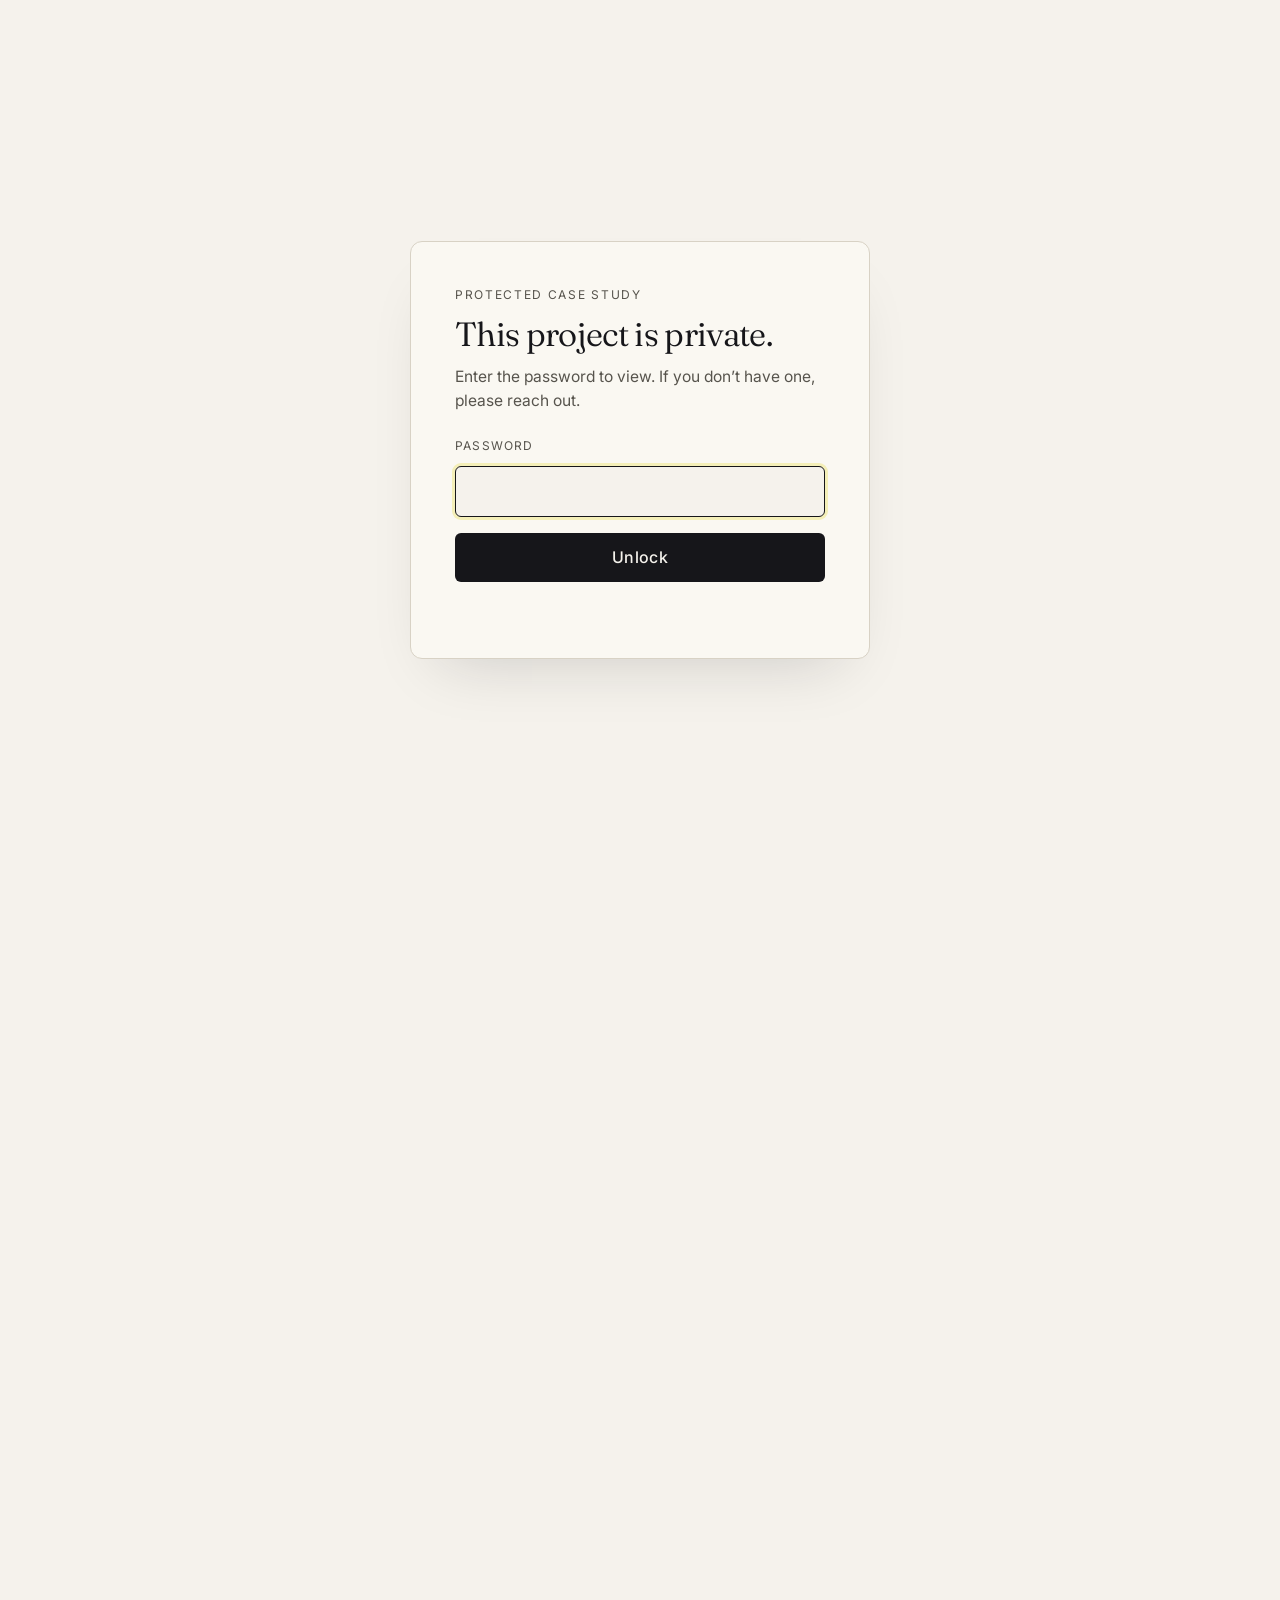
<file: proteus.html>
<!DOCTYPE html>
<html lang="en">
<head>
  <meta charset="UTF-8">
  <meta name="viewport" content="width=device-width, initial-scale=1.0">
  <title>Autonomous fleet monitoring improvements — Suzie Duquette</title>
  <meta name="description" content="HRI framework for Proteus, Amazon's first autonomous drive unit — simplifying onsite issue resolution and informing next-generation hardware.">
  <link rel="preconnect" href="https://fonts.googleapis.com">
  <link rel="preconnect" href="https://fonts.gstatic.com" crossorigin>
  <link rel="stylesheet" href="https://fonts.googleapis.com/css2?family=Fraunces:ital,opsz,wght@0,9..144,300..500;1,9..144,300..500&family=Inter:wght@400;500;600&display=swap">
  <link rel="stylesheet" href="assets/css/styles.css">
  <link rel="icon" href="data:image/svg+xml,%3Csvg xmlns='http://www.w3.org/2000/svg' viewBox='0 0 100 100'%3E%3Crect width='100' height='100' fill='%23F5F2EC'/%3E%3Ctext x='50' y='68' text-anchor='middle' font-family='Georgia, serif' font-size='62' fill='%23161616' font-style='italic'%3Es%3C/text%3E%3C/svg%3E">
  <!-- Password gate (soft client-side lock) -->
  <script>document.documentElement.classList.add('locked');</script>
  <style>html.locked body { visibility: hidden; }</style>
  <script src="assets/js/password-gate.js" defer></script>
</head>
<body>

<header class="nav">
  <div class="nav__inner">
    <a class="nav__brand" href="index.html"><span class="nav__brand-full">Suzie Duquette</span><span class="nav__brand-short" aria-hidden="true">SD</span><small>UX · Human–Machine Systems</small></a>
    <nav class="nav__links" aria-label="Primary">
      <a class="nav__link" href="index.html#work">Work</a>
      <a class="nav__link" href="about.html">About</a>
      <a class="nav__link" href="index.html#contact">Contact</a>
      <a class="btn btn--ghost" href="resume.pdf" target="_blank" rel="noopener">Résumé</a>
    </nav>
  </div>
</header>

<section class="cs-hero">
  <div class="container">
    <div class="reveal">
      <p class="eyebrow">Case 02 · Amazon Robotics</p>
      <h1 class="cs-hero__title" style="margin-top: var(--s-4);"><em>Autonomous fleet</em> monitoring improvements.</h1>
      <p class="cs-hero__lede lede">Proteus — Amazon's first autonomous drive unit — is a collaborative robot that transports carts of customer packages from collection chutes to outbound truck loading. I led the operator-facing UX for Proteus: the on-robot indicators, the floor-monitor resolution workflows, and the HRI framework guiding the Gen2 hardware redesign.</p>
    </div>

    <img class="cs-cover-img reveal" src="assets/images/v2/cs2/proteus-fleet.jpg" alt="A fleet of Proteus autonomous drive units staged inside a fulfillment center">

    <div class="cs-summary reveal">
      <div><h4>Role</h4><p>Senior UX Lead — HRI framework + Gen2 hardware UX</p></div>
      <div><h4>Team</h4><p>Hardware, robotics SW, ops, program</p></div>
      <div><h4>Timeline</h4><p>2024 – Present · Gen2 in Alpha</p></div>
    </div>
  </div>
</section>

<section>
  <div class="container">
    <div class="section-head reveal">
      <h2>System misalignment at scale</h2>
      <p>Proteus was planned to scale to 14 additional sites throughout 2025, averaging 150 bots per site. At the same time, second-generation bot development kicked off with goals to improve safety sensor capability while reducing per-bot cost.</p>
    </div>

    <div class="reveal" style="display: grid; grid-template-columns: 5fr 7fr; gap: var(--s-6); align-items: start; margin: var(--s-5) 0;">
      <figure style="margin: 0;">
        <img src="assets/images/v2/cs2/cover-portrait.jpg" alt="Carts staged for outbound loading in a Proteus-served area of a fulfillment center" style="width: 100%; border-radius: var(--radius-lg); display: block;">
        <figcaption style="margin-top: var(--s-3); font-size: var(--fs-14); color: var(--ink-soft); line-height: 1.5;">Proteus operates collaboratively alongside humans — every issue, edge case, and exception has to be resolved by a human Floor Monitor in real time.</figcaption>
      </figure>
      <ul class="bullets bullets--x" style="margin: 0;">
        <li><span><strong>Traffic management.</strong> Floor Monitors were required to manually clear traffic jams and navigate bots out of deadlocks.</span></li>
        <li><span><strong>Issue response times.</strong> Resolving Proteus-related issues consumed 77% of a Floor Monitor's time during a shift, with resolution averaging 6 to 23 minutes per issue.</span></li>
        <li><span><strong>Competing program timelines.</strong> Short-term software improvements for Gen1 had to be balanced with long-term hardware updates for Gen2.</span></li>
      </ul>
    </div>

    <div class="statline reveal">
      <span class="statline__num"><em>77</em>%</span>
      <p class="statline__copy">of a Floor Monitor's shift was consumed by Proteus issue response — with single-issue resolution averaging 6 to 23 minutes.</p>
    </div>
  </div>
</section>

<section>
  <div class="container">
    <div class="section-head reveal">
      <h2>Diagnosing system friction</h2>
      <p>I defined the research strategy for fleet management — scoping it to cover both the bot's behavior and the human's workflow — and led the four research streams that surfaced where the existing system was failing.</p>
    </div>

    <ul class="bullets bullets--num reveal">
      <li><span>Stakeholder interviews with Operations, Floor Monitors, and Robotics engineers</span></li>
      <li><span>On-floor shadowing of issue responders during live shifts</span></li>
      <li><span>Behavioral pattern analysis across multiple sites and shifts</span></li>
      <li><span>Journey mapping covering both bot lifecycle and human resolution workflow</span></li>
    </ul>

    <figure class="figure reveal">
      <img src="assets/images/v2/cs2/diagnosing.jpg" alt="A Floor Monitor interacting with a Proteus bot — pressing the action button on the bot's control interface during a live issue">
      <figcaption>Shadowing Floor Monitors during live shifts — capturing the physical movements, button presses, and decisions a single issue actually demands of a human responder.</figcaption>
    </figure>

    <div class="pullquote reveal">
      <p>Findings showed that operators were navigating fragmented workflows across multiple touchpoints — with limited visibility into task progression, error conditions, or issue resolution status.</p>
      <footer>Research synthesis · Cross-site analysis</footer>
    </div>
  </div>
</section>

<section>
  <div class="container">
    <div class="section-head reveal">
      <h2>Visualizing touchpoint usage</h2>
      <p>Research findings were translated into a touchpoint analysis — a swim-lane view across user need, workflow, monitoring tool, radio, joystick, and every Proteus output (LEDs, eyes, LCD display, accessory buttons, sound, e-stop, spotlight) — so product and engineering could see the full surface area a single use case spans.</p>
    </div>
    <figure class="figure reveal">
      <img src="assets/images/v2/cs2/touchpoints.jpg" alt="Touchpoint analysis diagram for Proteus — a swim-lane spanning user need, workflow, bot inputs and outputs across LEDs, eyes, LCD, accessory buttons, sound, e-stop and spotlight">
      <figcaption>Example touchpoint analysis — Use Case 1: manual intervention with the bot. Operators were navigating fragmented workflows across this many distinct touchpoints, with limited visibility into task progression, error conditions, or issue resolution.</figcaption>
    </figure>
  </div>
</section>

<section>
  <div class="container">
    <div class="section-head reveal">
      <h2>Structural redesign</h2>
      <p>To increase resilience and clarity of system status, I developed a simplified HRI framework focused on structural simplification — not purely aesthetic updates.</p>
    </div>

    <ul class="bullets reveal">
      <li data-num="01"><span>Re-architected color usage and information hierarchy</span></li>
      <li data-num="02"><span>Clarified role-based visibility through the outbound docking area</span></li>
      <li data-num="03"><span>Reduced redundant decision paths in problem resolution</span></li>
      <li data-num="04"><span>Introduced consistent system-feedback patterns</span></li>
      <li data-num="05"><span>Standardized interaction states across the fleet</span></li>
    </ul>

    <figure class="figure reveal">
      <img src="assets/images/v2/cs2/hri-framework.jpg" alt="HRI framework matrix mapping control mode, health status, action, and the corresponding state indicator across LED, sound, and display surfaces">
      <figcaption>The HRI framework I structured for Proteus — mapping every combination of <em>control mode</em> (autonomous vs. manual), <em>health status</em> (healthy vs. unhealthy), and required <em>action</em> to a consistent set of state indicators across LEDs, eyes, sound, and accessory buttons.</figcaption>
    </figure>

    <figure class="figure reveal">
      <img src="assets/images/v2/cs2/joystick.jpg" alt="Operator indicator design — pairing every operator need with a specific multi-modal signal across the bot's eyes, front/sides underglow, and rear underglow">
      <figcaption>Operator-indicator design derived from the framework — every operator need (no WAN, no Wi-Fi, paired joystick, ready to release, fault) gets a deliberate, multi-modal signal that reads from any angle on the floor.</figcaption>
    </figure>

    <figure class="figure reveal">
      <img src="assets/images/v2/cs2/framework-app.jpg" alt="Removing redundant joystick commands — a gamepad with redundant buttons highlighted in orange, marked for removal in Gen2 hardware">
      <figcaption>Applying the framework: I identified opportunities to remove excessive touchpoints, reduce resolution steps, and eliminate redundant joystick commands — favoring simplification and Gen2 cost reduction over more hardware indicators.</figcaption>
    </figure>

    <div class="pullquote reveal">
      <p>Align autonomy with human oversight. When a fleet scales by an order of magnitude, the human-readable signal has to scale with it — or response times balloon.</p>
      <footer>Design principle</footer>
    </div>
  </div>
</section>

<section>
  <div class="container">
    <div class="section-head reveal">
      <h2>Evaluating effectiveness</h2>
      <p>I used a combination of quantitative performance and qualitative satisfaction data to validate HRI framework concepts, software feature releases, and new Gen2 hardware components. The same artifact gates software releases and Gen2 hardware decisions.</p>
    </div>

    <div class="eval-matrix reveal" role="img" aria-label="Validation matrix — performance based on error rate plotted against satisfaction percentage, with green, yellow, and red zones">
      <div class="eval-matrix__x-title">Satisfaction</div>
      <div class="eval-matrix__y-title">Performance<br>(based on error rate)</div>
      <div class="eval-matrix__plot" id="eval-plot"></div>
    </div>
    <script>
      (function(){
        var host = document.getElementById('eval-plot');
        if (!host) return;
        var satLabels = ['0%','10%','20%','30%','40%','50%','60%','70%','80%','90%'];
        var perfLabels = ['100%','90%','80%','70%','60%','50%','40%','30%','20%','10%'];
        var corner = document.createElement('div'); corner.className = 'eval-matrix__corner'; host.appendChild(corner);
        for (var c = 0; c < 10; c++) {
          var lbl = document.createElement('div'); lbl.className = 'eval-matrix__col-label';
          lbl.textContent = satLabels[c]; host.appendChild(lbl);
        }
        for (var r = 0; r < 10; r++) {
          var rl = document.createElement('div'); rl.className = 'eval-matrix__row-label';
          rl.textContent = perfLabels[r]; host.appendChild(rl);
          var perf = (10 - r) / 10;
          for (var c = 0; c < 10; c++) {
            var d = document.createElement('div'); d.className = 'eval-matrix__cell';
            var sat = (c + 1) / 10;
            var combined = perf + sat;
            if (combined >= 1.5) d.classList.add('eval-matrix__cell--green');
            else if (combined >= 1.1) d.classList.add('eval-matrix__cell--yellow');
            else d.classList.add('eval-matrix__cell--red');
            host.appendChild(d);
          }
        }
      })();
    </script>
    <p style="margin-top: var(--s-4); color: var(--ink-soft); max-width: 50em;">
      Every shipped Gen1 software release and every proposed Gen2 hardware component lands on this grid as a single point. Only changes that land in the <strong style="color: #2A8C5F;">green region</strong> ship; yellow iterates, red goes back to redesign.
    </p>
  </div>
</section>

<section>
  <div class="container">
    <div class="section-head reveal">
      <h2>Operational impact</h2>
      <p>While Gen2 bot designs are currently in Alpha, positive results have already been seen from short-term software releases to live sites.</p>
    </div>

    <div class="impact-grid reveal">
      <div class="impact-card"><div class="impact-card__num"><em>−50</em>%</div><p class="impact-card__label">Reduced onsite staffing burden</p></div>
      <div class="impact-card"><div class="impact-card__num">↓</div><p class="impact-card__label">Reduced number of support tickets</p></div>
      <div class="impact-card"><div class="impact-card__num">↓</div><p class="impact-card__label">Reduced training time for new operators</p></div>
      <div class="impact-card"><div class="impact-card__num"><em>−5</em>%</div><p class="impact-card__label">Lower overall Gen2 bot cost from simplified design</p></div>
    </div>
  </div>
</section>

<section class="next-cs">
  <div class="container">
    <a class="next-cs__row" href="vulcan-stow.html">
      <div><span class="eyebrow">Next case study</span><span class="next-cs__title">Mapping Operator Workflows and Exceptions →</span></div>
      <span class="eyebrow">Case 03</span>
    </a>
  </div>
</section>

<section class="contact" id="contact">
  <div class="container">
    <div class="contact__inner">
      <div class="reveal">
        <p class="eyebrow" style="margin-bottom: var(--s-4);">Get in touch</p>
        <p class="contact__big">Currently exploring senior &amp; staff-level UX roles in <span class="accent-words">systems thinking</span> and <span class="accent-words">service design</span>.</p>
      </div>
      <div class="reveal contact__links">
        <a href="resume.pdf" target="_blank" rel="noopener">Résumé (PDF)</a>
        <a href="https://www.linkedin.com/in/susanneduquette/" target="_blank" rel="noopener">LinkedIn</a>
        <a href="mailto:susanneduquette@gmail.com">Email</a>
      </div>
    </div>
  </div>
  <div class="container" style="margin-top: var(--s-6);">
    <footer class="foot"><span>© <span class="serif-num">2026</span> Suzie Duquette</span><span><a href="index.html">← Back to all work</a></span></footer>
  </div>
</section>

<script src="assets/js/main.js"></script>
</body>
</html>
</file>
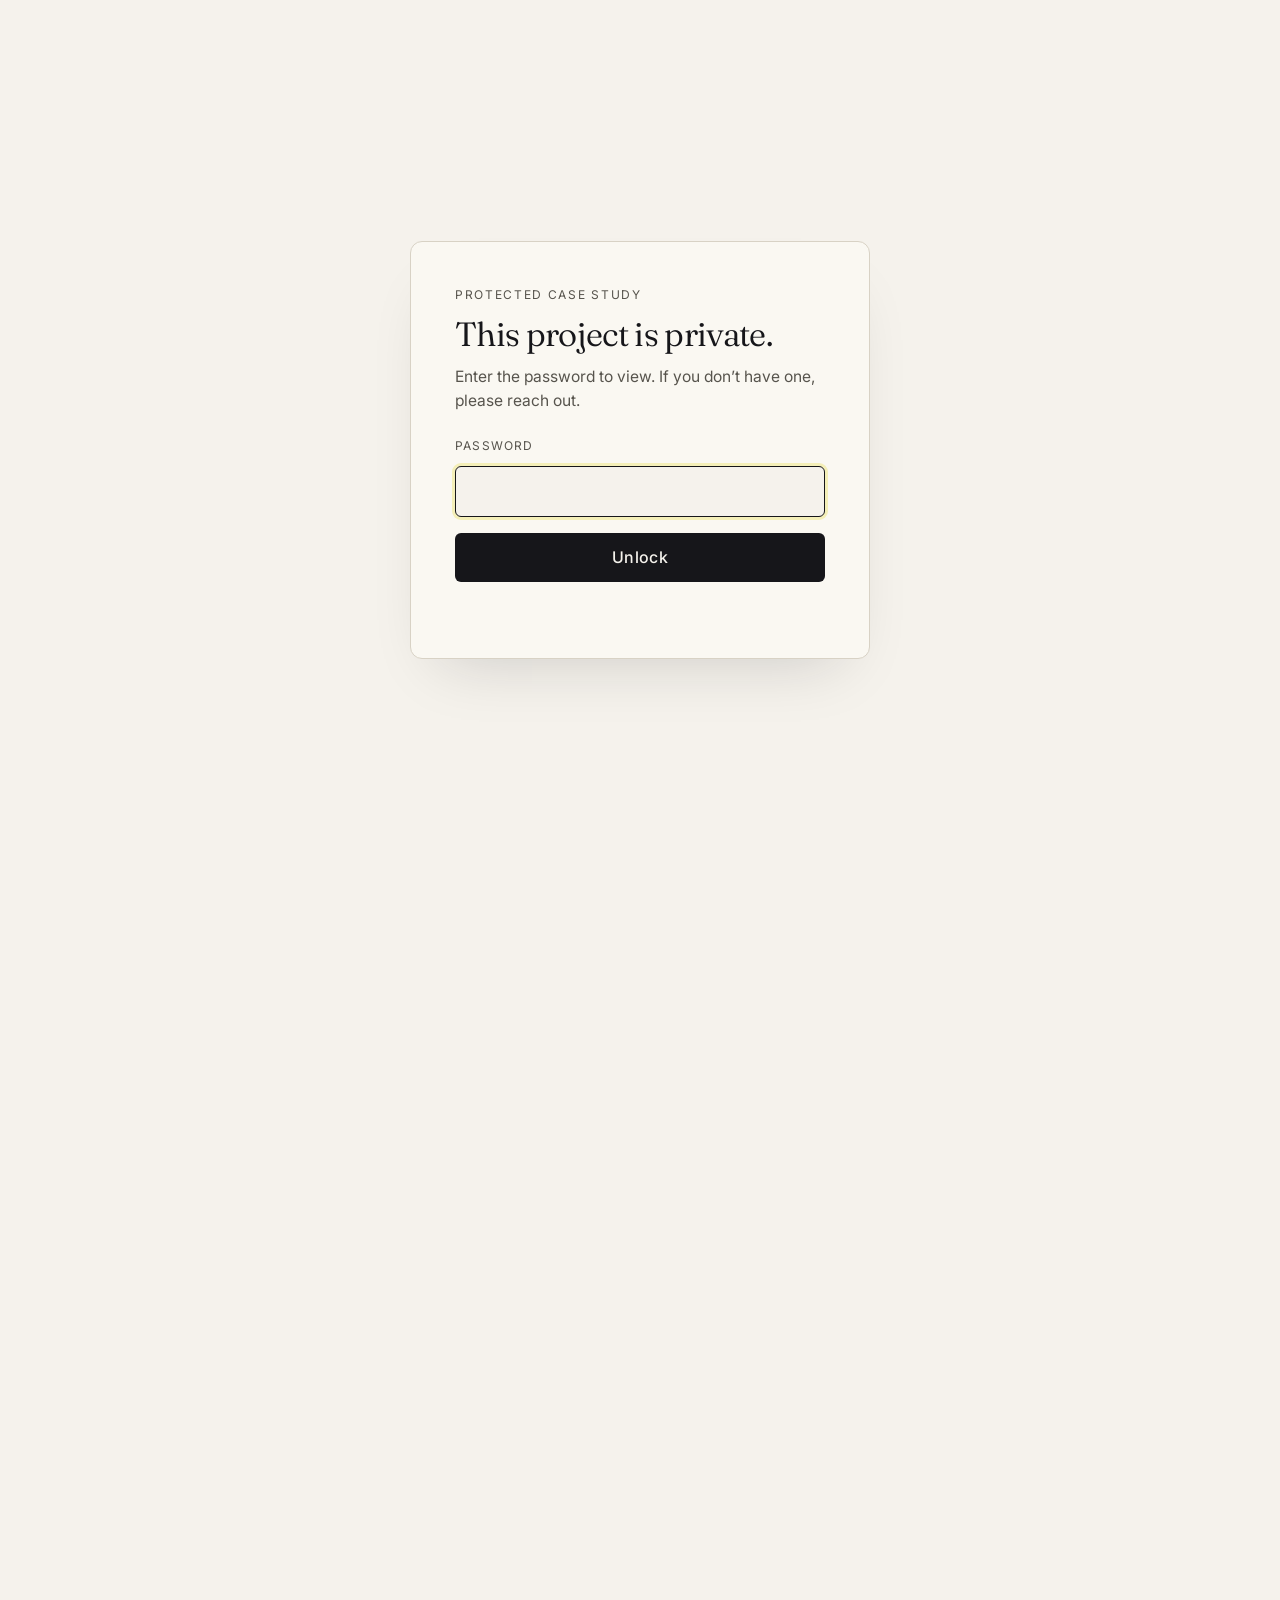
<file: ps-handling.html>
<!DOCTYPE html>
<html lang="en">
<head>
  <meta charset="UTF-8">
  <meta name="viewport" content="width=device-width, initial-scale=1.0">
  <title>Mapping Exceptions and Problem Solve Handling — Suzie Duquette</title>
  <meta name="description" content="Cross-station research framework that re-shaped how Amazon Robotics handles problem-solve work across fulfillment-center workstations.">
  <link rel="preconnect" href="https://fonts.googleapis.com">
  <link rel="preconnect" href="https://fonts.gstatic.com" crossorigin>
  <link rel="stylesheet" href="https://fonts.googleapis.com/css2?family=Fraunces:ital,opsz,wght@0,9..144,300..500;1,9..144,300..500&family=Inter:wght@400;500;600&display=swap">
  <link rel="stylesheet" href="assets/css/styles.css">
  <link rel="icon" href="data:image/svg+xml,%3Csvg xmlns='http://www.w3.org/2000/svg' viewBox='0 0 100 100'%3E%3Crect width='100' height='100' fill='%23F5F2EC'/%3E%3Ctext x='50' y='68' text-anchor='middle' font-family='Georgia, serif' font-size='62' fill='%23161616' font-style='italic'%3Es%3C/text%3E%3C/svg%3E">
  <!-- Password gate (soft client-side lock) -->
  <script>document.documentElement.classList.add('locked');</script>
  <style>html.locked body { visibility: hidden; }</style>
  <script src="assets/js/password-gate.js" defer></script>
</head>
<body>

<header class="nav">
  <div class="nav__inner">
    <a class="nav__brand" href="index.html"><span class="nav__brand-full">Suzie Duquette</span><span class="nav__brand-short" aria-hidden="true">SD</span><small>UX · Human–Machine Systems</small></a>
    <nav class="nav__links" aria-label="Primary">
      <a class="nav__link" href="index.html#work">Work</a>
      <a class="nav__link" href="about.html">About</a>
      <a class="nav__link" href="index.html#contact">Contact</a>
      <a class="btn btn--ghost" href="resume.pdf" target="_blank" rel="noopener">Résumé</a>
    </nav>
  </div>
</header>

<section class="cs-hero">
  <div class="container">
    <div class="reveal">
      <p class="eyebrow">Case 04 · Amazon Robotics · RXD</p>
      <h1 class="cs-hero__title" style="margin-top: var(--s-4);">Mapping <em>exceptions</em> and problem-solve handling across FC workstations.</h1>
      <p class="cs-hero__lede lede">A cross-station research framework for preventing, resolving, and routing problems at the source — built across two FC sites and five station types.</p>
    </div>

    <img class="cs-cover-img reveal" src="assets/images/v2/cs4/cs4-cover.jpeg" alt="Hero shot of an Amazon fulfillment center floor — ToteASRS storage and active workstations" style="aspect-ratio: 4 / 5; object-fit: cover; max-height: 80vh;">


    <div class="cs-summary reveal">
      <div><h4>Role</h4><p>Senior UX Lead — RXD (Robotics eXperience Design)</p></div>
      <div><h4>Team</h4><p>Cross-program research, product, ops</p></div>
      <div><h4>Timeline</h4><p>2025 — multi-quarter</p></div>
    </div>
  </div>
</section>

<!-- Problem -->
<section>
  <div class="container">
    <div class="section-head reveal">
      <h2>Problem solve has been deprioritized — and it's compounding.</h2>
      <p>Across robotic workstations, exception handling is consistently moved downstream — never resolved at the source.</p>
    </div>

    <ul class="bullets bullets--x reveal">
      <li><span>Every station type creates problem-solve (PS) work; none of them are designed to resolve it</span></li>
      <li><span>How items exit varies (sideline button, waterspider pickup, floor accumulation) — but all roads end in a PS backlog</span></li>
      <li><span>Newer stations have deprioritized PS handling in software, leaving sites to figure it out themselves</span></li>
      <li><span>Defects injected upstream compound before they ever reach a PS associate</span></li>
    </ul>

    <div class="pullquote reveal">
      <p>Every station creates problem solve work. None of them are designed to resolve it.</p>
      <footer>Cross-station research finding</footer>
    </div>
  </div>
</section>

<!-- Why now -->
<section>
  <div class="container">
    <div class="section-head reveal">
      <h2>Why this matters now</h2>
      <p>Two upcoming workstation programs cannot inherit the current "figure it out" approach to exceptions.</p>
    </div>

    <div class="three-col">
      <div class="three-col__item reveal">
        <h4>New Pick-Pack station</h4>
        <p>Limited footprint, no sidelining room, blocked sightlines into the work cell.</p>
      </div>
      <div class="three-col__item reveal">
        <h4>Grocery workstations</h4>
        <p>Refrigerated and chilled items cannot sit idle on the floor waiting for a waterspider — this is a food-safety issue, not just an ops inefficiency.</p>
      </div>
      <div class="three-col__item reveal">
        <h4>Systemic, not isolated</h4>
        <p>Problem solve is a cross-station issue; solving it station-by-station won't scale.</p>
      </div>
    </div>

    <div class="callout reveal" style="background: #BD0012; color: white; margin-top: var(--s-5);">
      <h4 style="color: rgba(255,255,255,0.85); letter-spacing: 0.14em;">Active safety hazard</h4>
      <p style="font-family: var(--font-display); font-style: italic;">Blocking station entrances with sidelined items isn't an ops inefficiency — it's a safety event waiting for a regulator.</p>
    </div>
  </div>
</section>

<!-- Research approach -->
<section>
  <div class="container">
    <div class="section-head reveal">
      <h2>A connected research arc</h2>
      <p>Rather than evaluate a single workstation, I built a five-stage research framework to trace problems from origin to resolution.</p>
    </div>

    <div class="process5 process5--cohesive reveal">
      <div class="process5__step">
        <div class="process5__step-box">
          <span class="process5__step-num">01</span>
          <span class="process5__step-name">Identify</span>
          <span class="process5__step-inline">What problems are being created and where?</span>
        </div>
      </div>
      <div class="process5__step">
        <div class="process5__step-box">
          <span class="process5__step-num">02</span>
          <span class="process5__step-name">Trace</span>
          <span class="process5__step-inline">Where do items go after a problem is reported — or not?</span>
        </div>
      </div>
      <div class="process5__step">
        <div class="process5__step-box">
          <span class="process5__step-num">03</span>
          <span class="process5__step-name">Shadow</span>
          <span class="process5__step-inline">How do PS associates resolve issues today?</span>
        </div>
      </div>
      <div class="process5__step">
        <div class="process5__step-box">
          <span class="process5__step-num">04</span>
          <span class="process5__step-name">Map</span>
          <span class="process5__step-inline">Document the current exception process end-to-end.</span>
        </div>
      </div>
      <div class="process5__step">
        <div class="process5__step-box">
          <span class="process5__step-num">05</span>
          <span class="process5__step-name">Propose</span>
          <span class="process5__step-inline">Develop workflows that reduce PS burden at the station.</span>
        </div>
      </div>
    </div>

    <p style="color: var(--ink-soft); max-width: 50em;"><strong>Scope:</strong> 5 station types · multi-site · multi-method (shadowing, real-time observation, item-journey tracing, UX evaluations).</p>
  </div>
</section>

<!-- Visualizing the cost -->
<section>
  <div class="container">
    <div class="section-head reveal">
      <h2>What it looks like when PS compounds</h2>
      <p>The cost of deprioritizing problem solve is visible at the station: totes accumulate faster than waterspiders can clear them, and a single PEW associate can surround their station in under thirty minutes.</p>
    </div>

    <div class="ps-compound-grid reveal">
      <img src="assets/images/v2/cs4/cs4-ps1.jpeg" alt="PS totes accumulating around an inventory-removal station" style="width: 100%; height: 100%; object-fit: cover; border-radius: var(--radius-lg); display: block;">
      <div class="ps-compound-grid__caption">
        <p class="eyebrow" style="margin-bottom: var(--s-3);">Observed</p>
        <p>25 PS totes from a single associate in 30 minutes — and 17 totes surrounding a single station at peak. The signal to clear them never reached the right person fast enough.</p>
      </div>
      <img src="assets/images/v2/cs4/cs4-ps2.jpeg" alt="Operator at a station with sidelined items piling up" style="width: 100%; height: 100%; object-fit: cover; border-radius: var(--radius-lg); display: block;">
    </div>
  </div>
</section>

<!-- Swim lane (centerpiece) -->
<section>
  <div class="container">
    <div class="section-head reveal">
      <h2>The current exception process — end to end</h2>
      <p>Four actors, multiple failure points, no one in control. I mapped every break in the handoff between operator, system, waterspider, and PS associate.</p>
    </div>

    <div class="swimlane reveal">
      <div class="swimlane__row swimlane__row--associate">
        <div class="swimlane__label">
          <span class="swimlane__label-title">Associate</span>
          <span class="swimlane__label-sub">Reports + waits</span>
        </div>
        <div class="swimlane__body">
          <div class="swimlane__failure">
            <span class="swimlane__failure-mark">✕</span>
            <div class="swimlane__failure-text"><strong>Missed scan signal</strong><span>silent PVM (physical-virtual mismatch) created</span></div>
          </div>
        </div>
      </div>
      <div class="swimlane__row swimlane__row--system">
        <div class="swimlane__label">
          <span class="swimlane__label-title">System / UI</span>
          <span class="swimlane__label-sub">Provides feedback</span>
        </div>
        <div class="swimlane__body">
          <div></div>
          <div class="swimlane__failure">
            <span class="swimlane__failure-mark">✕</span>
            <div class="swimlane__failure-text"><strong>No reporting mechanism</strong><span>item sidelined unrecorded</span></div>
          </div>
        </div>
      </div>
      <div class="swimlane__row swimlane__row--waterspider">
        <div class="swimlane__label">
          <span class="swimlane__label-title">Waterspider</span>
          <span class="swimlane__label-sub">Collects + transports</span>
        </div>
        <div class="swimlane__body">
          <div></div>
          <div></div>
          <div class="swimlane__failure">
            <span class="swimlane__failure-mark">✕</span>
            <div class="swimlane__failure-text"><strong>Waterspider dependency</strong><span>collected only when noticed</span></div>
          </div>
        </div>
      </div>
      <div class="swimlane__row swimlane__row--ps">
        <div class="swimlane__label">
          <span class="swimlane__label-title">PS Associate</span>
          <span class="swimlane__label-sub">Resolves manually</span>
        </div>
        <div class="swimlane__body">
          <div></div>
          <div></div>
          <div></div>
          <div class="swimlane__failure">
            <span class="swimlane__failure-mark">✕</span>
            <div class="swimlane__failure-text"><strong>One tote at a time</strong><span>no bulk resolution</span></div>
          </div>
        </div>
      </div>
    </div>

    <p class="lede reveal" style="margin-top: var(--s-5);">
      The swim lane became the team's shared artifact for understanding why station-level fixes never closed the loop — the breaks in the handoff between operator, system, waterspider, and PS associate were structural, not cosmetic.
    </p>
  </div>
</section>

<!-- Complexity of resolution -->
<section>
  <div class="container">
    <div class="section-head reveal">
      <h2>How complex it is to resolve one problem</h2>
      <p>The PS associate's reality: no guided workflow, no prioritization — just tribal knowledge and six disconnected tools. Triage means stepping through up to six checks before landing on one of seven branching resolution paths.</p>
    </div>

    <div class="flow reveal">
      <div class="flow__row">
        <span class="flow__chip flow__chip--num" data-num="01">Scan tote</span>
        <span class="flow__arrow"></span>
        <span class="flow__chip flow__chip--num" data-num="02">Check overheight</span>
        <span class="flow__arrow"></span>
        <span class="flow__chip flow__chip--num" data-num="03">Check weight</span>
        <span class="flow__arrow"></span>
        <span class="flow__chip flow__chip--num" data-num="04">Check disposition</span>
        <span class="flow__arrow"></span>
        <span class="flow__chip flow__chip--num" data-num="05">Check LPN</span>
        <span class="flow__arrow"></span>
        <span class="flow__chip flow__chip--num" data-num="06">Follow branch</span>
      </div>
      <div class="flow__branches">
        <span class="flow__chip flow__chip--exception">Overheight</span>
        <span class="flow__chip flow__chip--exception">PVM (physical-virtual mismatch)</span>
        <span class="flow__chip flow__chip--exception">Missing expiration</span>
        <span class="flow__chip flow__chip--exception">Expired item</span>
        <span class="flow__chip flow__chip--exception">Unscannable</span>
        <span class="flow__chip flow__chip--exception">Routing issue</span>
        <span class="flow__chip flow__chip--exception">Mixed disposition</span>
      </div>
    </div>

    <p style="color: var(--ink-soft); max-width: 50em; margin-top: var(--s-3);">
      A senior PS associate built her own Google Doc to navigate this — six years of tribal knowledge. A new hire has none of it on day one.
    </p>

    <img class="reveal" src="assets/images/v2/cs4/cs4-ps3.jpeg" alt="PS associate's workstation — Google Doc reference, handheld scanner, and multiple tool windows open side-by-side" style="aspect-ratio: 3 / 4; object-fit: cover; max-width: 520px; width: 100%; border-radius: var(--radius-lg); display: block; margin: var(--s-5) auto 0;">
  </div>
</section>

<!-- Decision filter -->
<section>
  <div class="container">
    <div class="section-head reveal">
      <h2>What can be solved at the station?</h2>
      <p>Before any recommendation, I filtered every problem type by whether it could be prevented, resolved at the station, routed, or only physically sidelined.</p>
    </div>

    <div class="decision-table reveal">
      <div class="decision-table__head">
        <div>Problem type</div>
        <div>At station?</div>
        <div>Recommendation</div>
      </div>
      <div class="decision-table__row">
        <div class="decision-table__row-name">Damaged / leaking item</div>
        <div><span class="decision-table__row-tag tag-sideline">Must sideline</span></div>
        <div class="decision-table__row-rec">Physical handling required — no digital fix.</div>
      </div>
      <div class="decision-table__row">
        <div class="decision-table__row-name">Unscannable barcode</div>
        <div><span class="decision-table__row-tag tag-partial">Partial</span></div>
        <div class="decision-table__row-rec">Print barcode at station OR re-induct to PS.</div>
      </div>
      <div class="decision-table__row">
        <div class="decision-table__row-name">Unknown / unrecognized item</div>
        <div><span class="decision-table__row-tag tag-yes">Yes</span></div>
        <div class="decision-table__row-rec">New guided UI workflow.</div>
      </div>
      <div class="decision-table__row">
        <div class="decision-table__row-name">PVM (physical-virtual mismatch) from missed scan</div>
        <div><span class="decision-table__row-tag tag-prevent">Prevent</span></div>
        <div class="decision-table__row-rec">Enhanced multi-modal feedback.</div>
      </div>
      <div class="decision-table__row">
        <div class="decision-table__row-name">Catch-all sideline</div>
        <div><span class="decision-table__row-tag tag-yes">Yes</span></div>
        <div class="decision-table__row-rec">Replace with guided exception resolution.</div>
      </div>
    </div>

    <p style="color: var(--ink-soft); max-width: 50em;">Not every problem needs a new feature. Some need prevention; some need routing; only a few need physical handling. This filter became the input to a four-tier resolution framework.</p>
  </div>
</section>

<!-- PS Resolution Pyramid -->
<section>
  <div class="container">
    <div class="section-head reveal">
      <h2>The PS Resolution Framework</h2>
      <p>I authored a four-tier hierarchy that now guides every new workstation design — from new Pick-Pack to grocery.</p>
    </div>

    <div class="ps-triangle reveal">
      <div class="ps-pyramid" role="img" aria-label="Four-tier resolution hierarchy: Prevent, Resolve, Route, Sideline, decreasing in priority and width">
        <div class="ps-pyramid__band" style="--tier-w: 100%; --tier-bg: #1A7A4A;">
          <span class="ps-pyramid__num">01</span>
          <span class="ps-pyramid__name">Prevent</span>
          <span class="ps-pyramid__desc">Stop the problem at the source</span>
        </div>
        <div class="ps-pyramid__band" style="--tier-w: 80%; --tier-bg: #1A5276;">
          <span class="ps-pyramid__num">02</span>
          <span class="ps-pyramid__name">Resolve</span>
          <span class="ps-pyramid__desc">Fix it at the station, in the moment</span>
        </div>
        <div class="ps-pyramid__band" style="--tier-w: 60%; --tier-bg: #B84A00;">
          <span class="ps-pyramid__num">03</span>
          <span class="ps-pyramid__name">Route</span>
          <span class="ps-pyramid__desc">Move it efficiently, in bulk</span>
        </div>
        <div class="ps-pyramid__band" style="--tier-w: 40%; --tier-bg: #BD0012;">
          <span class="ps-pyramid__num">04</span>
          <span class="ps-pyramid__name">Sideline</span>
          <span class="ps-pyramid__desc">Physical handling only — last resort</span>
        </div>
      </div>

      <div class="ps-triangle__legend">
        <div class="ps-triangle__item is-prevent reveal">
          <span class="ps-triangle__step">01</span>
          <div>
            <p class="ps-triangle__name">Prevent</p>
            <p class="ps-triangle__desc">Stop the problem at the source. Enhanced multi-modal feedback, clearer scan confirmation, forced acknowledgment of failure states.</p>
          </div>
        </div>
        <div class="ps-triangle__item is-resolve reveal">
          <span class="ps-triangle__step">02</span>
          <div>
            <p class="ps-triangle__name">Resolve</p>
            <p class="ps-triangle__desc">Fix it at the station. Guided workflows for unknown items; barcode printers for unscannable items; replace catch-all sideline with structured resolution.</p>
          </div>
        </div>
        <div class="ps-triangle__item is-route reveal">
          <span class="ps-triangle__step">03</span>
          <div>
            <p class="ps-triangle__name">Route</p>
            <p class="ps-triangle__desc">Move it efficiently. Automated routing, consolidated PS totes (cap 1 → 11 items), batch-resolve workflows for PS associates.</p>
          </div>
        </div>
        <div class="ps-triangle__item is-sideline reveal">
          <span class="ps-triangle__step">04</span>
          <div>
            <p class="ps-triangle__name">Sideline</p>
            <p class="ps-triangle__desc">Physical handling only. Damaged or leaking containers — last resort.</p>
          </div>
        </div>
      </div>
    </div>
  </div>
</section>

<!-- Recommended improvements -->
<section>
  <div class="container">
    <div class="section-head reveal">
      <h2>What "Prevent" and "Resolve" actually look like</h2>
      <p>The framework becomes design direction. Three of the five recommendations turned into in-flight feature work.</p>
    </div>

    <div class="three-col">
      <div class="three-col__item reveal">
        <h4>Enhanced scan feedback</h4>
        <p>Multi-modal: full-screen background colour change + LED/captron lighting + auditory alert, with forced acknowledgment before the workflow advances. Existing hardware, coordinated signal.</p>
      </div>
      <div class="three-col__item reveal">
        <h4>Unknown item guided workflow</h4>
        <p>Exception button (footer, question-mark icon) launches a step-by-step UI that guides associates through identification — opened-item vs. unopened-case branches — using existing scan-error and confirmation patterns.</p>
      </div>
      <div class="three-col__item reveal">
        <h4>PS tote consolidation</h4>
        <p>Raise the per-tote cap from one item to eleven. Multi-modal PS alert (yellow background + red captron flash + auditory). Projected to eliminate 70%+ of station tote congestion.</p>
      </div>
    </div>
  </div>
</section>

<!-- Impact -->
<section>
  <div class="container">
    <div class="section-head reveal">
      <h2>Impact and forward adoption</h2>
      <p>The framework moved from a research output to an active gate on new workstation kickoffs and a roadmap for in-flight programs.</p>
    </div>

    <ul class="bullets bullets--num reveal">
      <li><span>Inventory removal station multi-modal alert prioritized as a ~2-week quick win (yellow background + red captron + auditory)</span></li>
      <li><span>PS tote consolidation cap raised from 1 → 11 items, projected to eliminate 70%+ of station tote congestion</span></li>
      <li><span>Framework applied to new Pick-Pack and grocery workstation design briefs — PS handling defined before hardware ships</span></li>
      <li><span>Stow scan-feedback redesign with forced acknowledgment moved into next-release roadmap for 2+ workstations</span></li>
    </ul>

    <p class="lede reveal" style="margin-top: var(--s-5);">
      The largest outcome wasn't a UI; it was establishing that exception handling has to be designed before hardware ships — and giving teams a shared vocabulary for deciding how.
    </p>
  </div>
</section>

<section class="next-cs">
  <div class="container">
    <a class="next-cs__row" href="ops-tools.html">
      <div><span class="eyebrow">Next case study</span><span class="next-cs__title">Mapping the Operations Tool Ecosystem →</span></div>
      <span class="eyebrow">Case 05</span>
    </a>
  </div>
</section>

<section class="contact" id="contact">
  <div class="container">
    <div class="contact__inner">
      <div class="reveal">
        <p class="eyebrow" style="margin-bottom: var(--s-4);">Get in touch</p>
        <p class="contact__big">Currently exploring senior &amp; staff-level UX roles in <span class="accent-words">systems thinking</span> and <span class="accent-words">service design</span>.</p>
      </div>
      <div class="reveal contact__links">
        <a href="resume.pdf" target="_blank" rel="noopener">Résumé (PDF)</a>
        <a href="https://www.linkedin.com/in/susanneduquette/" target="_blank" rel="noopener">LinkedIn</a>
        <a href="mailto:susanneduquette@gmail.com">Email</a>
      </div>
    </div>
  </div>
  <div class="container" style="margin-top: var(--s-6);">
    <footer class="foot"><span>© <span class="serif-num">2026</span> Suzie Duquette</span><span><a href="index.html">← Back to all work</a></span></footer>
  </div>
</section>

<script src="assets/js/main.js"></script>
</body>
</html>
</file>
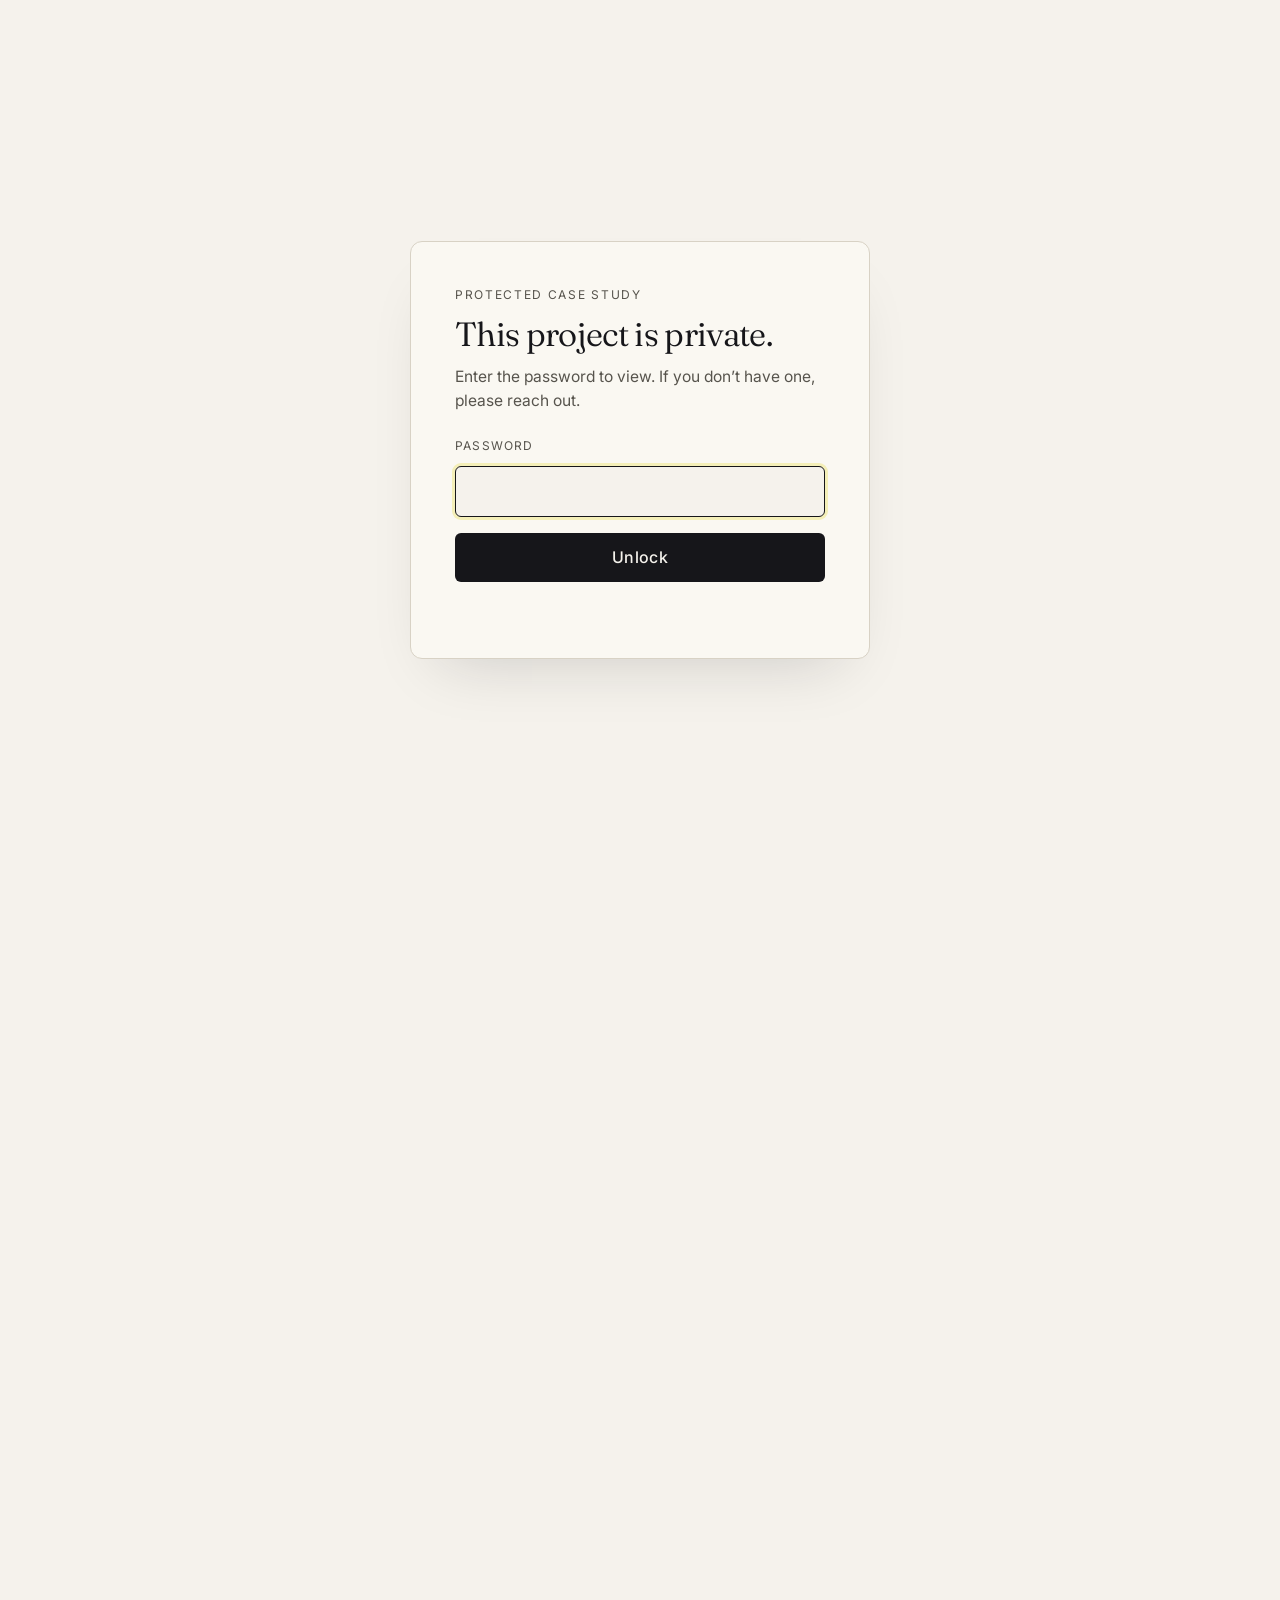
<file: tote-asrs.html>
<!DOCTYPE html>
<html lang="en">
<head>
  <meta charset="UTF-8">
  <meta name="viewport" content="width=device-width, initial-scale=1.0">
  <title>Designing for operators in high-volume warehouse systems — Suzie Duquette</title>
  <meta name="description" content="ToteASRS UX redesign at Amazon Robotics — mapping operator workflows, exception paths, and failure-state UX across 800+ stations.">
  <link rel="preconnect" href="https://fonts.googleapis.com">
  <link rel="preconnect" href="https://fonts.gstatic.com" crossorigin>
  <link rel="stylesheet" href="https://fonts.googleapis.com/css2?family=Fraunces:ital,opsz,wght@0,9..144,300..500;1,9..144,300..500&family=Inter:wght@400;500;600&display=swap">
  <link rel="stylesheet" href="assets/css/styles.css">
  <link rel="icon" href="data:image/svg+xml,%3Csvg xmlns='http://www.w3.org/2000/svg' viewBox='0 0 100 100'%3E%3Crect width='100' height='100' fill='%23F5F2EC'/%3E%3Ctext x='50' y='68' text-anchor='middle' font-family='Georgia, serif' font-size='62' fill='%23161616' font-style='italic'%3Es%3C/text%3E%3C/svg%3E">
  <!-- Password gate (soft client-side lock) -->
  <script>document.documentElement.classList.add('locked');</script>
  <style>html.locked body { visibility: hidden; }</style>
  <script src="assets/js/password-gate.js" defer></script>
</head>
<body>

<header class="nav">
  <div class="nav__inner">
    <a class="nav__brand" href="index.html"><span class="nav__brand-full">Suzie Duquette</span><span class="nav__brand-short" aria-hidden="true">SD</span><small>UX · Human–Machine Systems</small></a>
    <nav class="nav__links" aria-label="Primary">
      <a class="nav__link" href="index.html#work">Work</a>
      <a class="nav__link" href="about.html">About</a>
      <a class="nav__link" href="index.html#contact">Contact</a>
      <a class="btn btn--ghost" href="resume.pdf" target="_blank" rel="noopener">Résumé</a>
    </nav>
  </div>
</header>

<section class="cs-hero">
  <div class="container">
    <div class="reveal">
      <p class="eyebrow">Case 01 · Amazon Robotics</p>
      <h1 class="cs-hero__title" style="margin-top: var(--s-4);">Designing for operators in <em>high-volume</em> warehouse systems.</h1>
      <p class="cs-hero__lede lede">ToteASRS is Amazon Robotics' automated inventory storage and retrieval system. The robots handle retrieval — but humans are still required to pick, scan, and recover from every workflow exception.</p>
    </div>

    <img class="cs-cover-img reveal" src="assets/images/v2/cs1/workstation-overhead.jpg" alt="A ToteASRS workstation in an Amazon fulfillment center — operator screen, conveyor system, and two storage totes presented for picking">

    <div class="cs-summary reveal">
      <div><h4>Role</h4><p>Senior UX Lead — sole UX on workstream</p></div>
      <div><h4>Team</h4><p>Software, hardware, ops, program</p></div>
      <div><h4>Timeline</h4><p>2023 – 2025 · Launched October 2025</p></div>
    </div>
  </div>
</section>

<section>
  <div class="container">
    <div class="section-head reveal">
      <h2>The context</h2>
      <p>After initial launch in 2023, small inefficiencies compounded into measurable operational impact to throughput and inventory quality.</p>
    </div>
    <div class="three-col">
      <div class="three-col__item reveal">
        <h4>Environment</h4>
        <p>Fast-paced fulfillment centers with handheld devices, time pressure, and constant physical movement.</p>
      </div>
      <div class="three-col__item reveal">
        <h4>Users</h4>
        <p>Frontline associates executing repetitive tasks for 10+ hours a day across rotating shifts.</p>
      </div>
      <div class="three-col__item reveal">
        <h4>Constraints</h4>
        <p>Hardware limitations, strict performance metrics, and an aggressive launch schedule that challenged a user-centered design process.</p>
      </div>
    </div>

    <div class="gallery gallery--3 reveal">
      <figure class="gallery__item"><img src="assets/images/v2/cs1/env-environment.jpg" alt="Inside a fulfillment center"><figcaption class="gallery__item-cap">Environment — live FC floor</figcaption></figure>
      <figure class="gallery__item"><img src="assets/images/v2/cs1/env-users.jpg" alt="Operator using a handheld device"><figcaption class="gallery__item-cap">Users — frontline associates</figcaption></figure>
      <figure class="gallery__item"><img src="assets/images/v2/cs1/env-constraints.jpg" alt="Workstation hardware"><figcaption class="gallery__item-cap">Constraints — fixed hardware</figcaption></figure>
    </div>
  </div>
</section>

<section>
  <div class="container">
    <div class="section-head reveal">
      <h2>The friction</h2>
      <p>Operators were navigating fragmented task flows with limited visibility into system state. The combined friction was preventing the program from achieving General Availability for its 2026 launch dates.</p>
    </div>
    <ul class="bullets bullets--x reveal">
      <li><span>Ambiguous error feedback</span></li>
      <li><span>Misaligned task progression logic</span></li>
      <li><span>Delayed system responses</span></li>
      <li><span>Increased rework under time pressure</span></li>
    </ul>
  </div>
</section>

<section>
  <div class="container">
    <div class="section-head reveal">
      <h2>Field research across distributed facilities</h2>
      <p>I designed the research to capture both system and human errors at scale, focused on what happens during repetitive workflows that simple usability tests miss.</p>
    </div>

    <ul class="bullets bullets--num reveal">
      <li><span><strong>200+ contextual interviews</strong> with operators across rotating shifts and process paths.</span></li>
      <li><span><strong>On-floor shadowing</strong> under live operational conditions to capture human responses in real-time.</span></li>
      <li><span><strong>Moderated usability testing</strong> on prototyped UI changes before any code shipped.</span></li>
      <li><span><strong>Cross-site pattern synthesis</strong> to separate site-specific from systemic friction.</span></li>
    </ul>

    <figure class="figure reveal">
      <img src="assets/images/v2/cs1/research-stickies.jpg" alt="Affinity-mapped sticky-note board synthesizing field research observations from multiple fulfillment centers">
      <figcaption>Synthesis from on-floor research — mapped to highlight realistic human actions inside what we call "simple" processes, and where repetition slows people down or injects errors.</figcaption>
    </figure>

    <!-- Native task flow diagram -->
    <h3 style="margin-top: var(--s-6); margin-bottom: var(--s-4);">Mapping the workflow end-to-end</h3>
    <p style="color: var(--ink-soft); max-width: 50em;">Rather than focusing on isolated usability issues, I mapped end-to-end task flows across human, device, and backend system interactions — and made the exception branches first-class citizens of the map.</p>

    <div class="flow reveal" style="margin-top: var(--s-5);">
      <div class="flow__row">
        <span class="flow__chip flow__chip--num" data-num="01">Sign in</span>
        <span class="flow__arrow"></span>
        <span class="flow__chip flow__chip--num" data-num="02">Stage active tote</span>
        <span class="flow__arrow"></span>
        <span class="flow__chip flow__chip--num" data-num="03">Singulate item</span>
        <span class="flow__arrow"></span>
        <span class="flow__chip flow__chip--num" data-num="04">Scan item</span>
        <span class="flow__arrow"></span>
        <span class="flow__chip flow__chip--num" data-num="05">Place in chute</span>
      </div>
      <div class="flow__branches">
        <span class="flow__chip flow__chip--exception">Unscannable item — sideline</span>
        <span class="flow__chip flow__chip--exception">Damaged item — problem solve</span>
        <span class="flow__chip flow__chip--exception">Missing item — re-bin</span>
      </div>
    </div>

    <!-- Stakeholder engagement -->
    <h3 style="margin-top: var(--s-6); margin-bottom: var(--s-4);">Stakeholder engagement</h3>
    <p style="color: var(--ink-soft); max-width: 50em;">Journey maps from the field were then used in working sessions to educate stakeholders on the current UX — and to gain alignment on feature prioritization for both next-generation hardware and near-term software updates.</p>

    <figure class="figure reveal">
      <img src="assets/images/v2/cs1/journey-map.jpg" alt="Operator journey map covering Stage, Pick, Scan, Place, and Transition tasks — overlaid with sticky-note feedback from a working session">
      <figcaption>The pick-station journey map after a working session — the artifact that turned research findings into a shared prioritization tool with product, engineering, and operations.</figcaption>
    </figure>

    <!-- Native time/motion bar -->
    <h3 style="margin-top: var(--s-6); margin-bottom: var(--s-4);">Time-and-motion baseline</h3>
    <p style="color: var(--ink-soft); max-width: 50em;">Every redesign decision was anchored in a measurable cost. The pick cycle baseline:</p>
    <div class="timebar reveal" style="margin-top: var(--s-4);">
      <div class="timebar__track" role="img" aria-label="Time and motion breakdown of one pick cycle, total 12.9 seconds">
        <div class="timebar__seg" style="background: #E65A1E; flex: 6.3;">Pick</div>
        <div class="timebar__seg" style="background: #F2A23C; flex: 1.5;">Scan</div>
        <div class="timebar__seg" style="background: #F5E144; flex: 1.5;">Place</div>
        <div class="timebar__seg" style="background: #D8E04C; flex: 0.9;">Confirm</div>
        <div class="timebar__seg" style="background: #5FB48F; flex: 1.0;">Wait</div>
        <div class="timebar__seg" style="background: #2E7F76; flex: 1.7;">Transition</div>
      </div>
      <div class="timebar__total">12.9<span style="font-style: normal;">s</span><small>Avg. time, single pick cycle</small></div>
    </div>
    <p style="color: var(--ink-soft); max-width: 50em; margin-top: var(--s-4);">The time data pointed to where the cycle was leaking — which task steps consumed disproportionate seconds and were therefore worth redesigning. The qualitative data from contextual interviews explained <em>how</em> each of those steps could actually be improved.</p>
  </div>
</section>

<section>
  <div class="container">
    <div class="section-head reveal">
      <h2>Designing within constraints</h2>
      <p>Given fixed hardware and legacy architecture, the redesign followed a strict set of rules — every change had to clarify state, reduce decision complexity under time pressure, and stay within the existing software architecture.</p>
    </div>

    <ul class="bullets reveal">
      <li data-num="01"><span>Clarifying task state hierarchy</span></li>
      <li data-num="02"><span>Prioritizing error alerts by severity</span></li>
      <li data-num="03"><span>Introducing earlier feedback loops</span></li>
      <li data-num="04"><span>Reducing decision complexity under time pressure</span></li>
      <li data-num="05"><span>Aligning digital structure with operator mental models</span></li>
    </ul>

    <div class="mockups reveal">
      <div>
        <div class="mockups__device"><img src="assets/images/v2/cs1/ui-pick.jpg" alt="Pick station UI with product card and item identifiers"></div>
        <p class="mockups__caption">Pick — product identifiers + scanned barcodes</p>
      </div>
      <div>
        <div class="mockups__device"><img src="assets/images/v2/cs1/ui-consolidation.jpg" alt="Consolidation UI showing multi-barcode scan recognition"></div>
        <p class="mockups__caption">Consolidation — multi-barcode scan</p>
      </div>
    </div>
  </div>
</section>

<section>
  <div class="container">
    <div class="section-head reveal">
      <h2>Designing for failure</h2>
      <p>Instead of optimizing only for happy-path tasks, I prioritized designing for failure points — reducing cognitive strain and preventing the downstream rework that compounds across a shift.</p>
    </div>

    <ul class="bullets reveal">
      <li data-num="01"><span>Early error detection</span></li>
      <li data-num="02"><span>Clear recovery pathways</span></li>
      <li data-num="03"><span>Escalation visibility</span></li>
      <li data-num="04"><span>Reduced ambiguity in blocked states</span></li>
    </ul>

    <div class="mockups reveal">
      <div>
        <div class="mockups__device"><img src="assets/images/v2/cs1/ui-scan-error.jpg" alt="Scan error UI with severity-coded alert and clear recovery instruction"></div>
        <p class="mockups__caption">Scan error — severity-coded recovery</p>
      </div>
      <div>
        <div class="mockups__device"><img src="assets/images/v2/cs1/ui-problem-report.jpg" alt="Problem reporting UI guiding operator to place tote in problem solve area"></div>
        <p class="mockups__caption">Problem reporting — explicit recovery path</p>
      </div>
    </div>

    <div class="pullquote reveal">
      <p>Design for failure before success. In high-volume operational systems, the cost of an unclear error state is paid every shift, every station, every operator.</p>
      <footer>Design principle</footer>
    </div>
  </div>
</section>

<section>
  <div class="container">
    <div class="section-head reveal">
      <h2>Measuring impact</h2>
      <p>I defined quantitative metrics tied to each task-flow step and qualitative interview questions to collect feedback across the four sites — validating the new UI's effectiveness against the same baselines the program was launched on.</p>
    </div>

    <div class="metrics-table metrics-table--narrow reveal">
      <div class="metrics-table__head">
        <div>Metric</div>
        <div>What we measured</div>
      </div>
      <div class="metrics-table__row">
        <div class="metrics-table__metric">Task error rate</div>
        <div class="metrics-table__desc">Operator errors per shift across the 11 redesigned task-flow steps.</div>
      </div>
      <div class="metrics-table__row">
        <div class="metrics-table__metric">Task completion time</div>
        <div class="metrics-table__desc">Average per-cycle time across pick, scan, place, and transition steps.</div>
      </div>
      <div class="metrics-table__row">
        <div class="metrics-table__metric">Problem-solve labor hours</div>
        <div class="metrics-table__desc">Daily total hours spent recovering from sidelined and mis-handled items downstream of the station.</div>
      </div>
      <div class="metrics-table__row">
        <div class="metrics-table__metric">User performance rate</div>
        <div class="metrics-table__desc">Operator throughput against the target units-per-hour rate for the program.</div>
      </div>
    </div>

    <p style="color: var(--ink-soft); max-width: 50em;">Each metric was instrumented before launch — every shipped change had a measurable success signal in production, paired with qualitative interview data from the same four sites.</p>
  </div>
</section>

<section>
  <div class="container">
    <div class="section-head reveal">
      <h2>Systems impact</h2>
      <p>In October 2025, the new UI for all 11 workflows was released to over 800 stations across four U.S. fulfillment centers.</p>
    </div>

    <div class="impact-grid reveal">
      <div class="impact-card"><div class="impact-card__num"><em>−17</em>%</div><p class="impact-card__label">Reduced task error rate</p></div>
      <div class="impact-card"><div class="impact-card__num"><em>−14</em>%</div><p class="impact-card__label">Improved task completion time</p></div>
      <div class="impact-card"><div class="impact-card__num"><em>−80</em>%</div><p class="impact-card__label">Decreased problem-solve labor hours</p></div>
      <div class="impact-card"><div class="impact-card__num"><em>+10</em>%</div><p class="impact-card__label">Increased user performance rates</p></div>
    </div>

    <p class="lede reveal" style="margin-top: var(--s-5); max-width: 50em;">
      The ToteASRS redesign also became the baseline for UI improvements to other workstations with similar workflow tasks — the legacy Pick Station saw a 4% performance lift, and the Inventory Induct Station saw +7% performance with 3.5 hours/day of problem-solve labor eliminated.
    </p>

    <h3 style="margin-top: var(--s-7); margin-bottom: var(--s-3);">The same pattern, applied to other workstations</h3>
    <p style="color: var(--ink-soft); max-width: 50em;">Once ToteASRS validated the patterns in production, two other stations adopted the same multi-barcode scan, severity-coded error, and explicit-recovery UI conventions:</p>

    <div class="cross-stations reveal">
      <figure class="cross-stations__item">
        <img src="assets/images/v2/cs1/cross-pick.jpg" alt="Pick station UI using the ToteASRS pattern">
        <figcaption>Legacy Pick Station · +4% performance</figcaption>
      </figure>
      <figure class="cross-stations__item">
        <img src="assets/images/v2/cs1/cross-decant.jpg" alt="Decant station UI using the ToteASRS multi-barcode scan pattern">
        <figcaption>Decant Station · multi-barcode scan</figcaption>
      </figure>
      <figure class="cross-stations__item">
        <img src="assets/images/v2/cs1/cross-consolidation.jpg" alt="Consolidation station UI using the same pattern">
        <figcaption>Inventory Induct · +7% performance, −3.5 hrs/day PS labor</figcaption>
      </figure>
    </div>
  </div>
</section>

<section class="next-cs">
  <div class="container">
    <a class="next-cs__row" href="proteus.html">
      <div><span class="eyebrow">Next case study</span><span class="next-cs__title">Autonomous Fleet Monitoring Interface →</span></div>
      <span class="eyebrow">Case 02</span>
    </a>
  </div>
</section>

<section class="contact" id="contact">
  <div class="container">
    <div class="contact__inner">
      <div class="reveal">
        <p class="eyebrow" style="margin-bottom: var(--s-4);">Get in touch</p>
        <p class="contact__big">Currently exploring senior &amp; staff-level UX roles in <span class="accent-words">systems thinking</span> and <span class="accent-words">service design</span>.</p>
      </div>
      <div class="reveal contact__links">
        <a href="resume.pdf" target="_blank" rel="noopener">Résumé (PDF)</a>
        <a href="https://www.linkedin.com/in/susanneduquette/" target="_blank" rel="noopener">LinkedIn</a>
        <a href="mailto:susanneduquette@gmail.com">Email</a>
      </div>
    </div>
  </div>
  <div class="container" style="margin-top: var(--s-6);">
    <footer class="foot">
      <span>© <span class="serif-num">2026</span> Suzie Duquette</span>
      <span><a href="index.html">← Back to all work</a></span>
    </footer>
  </div>
</section>

<script src="assets/js/main.js"></script>
</body>
</html>
</file>
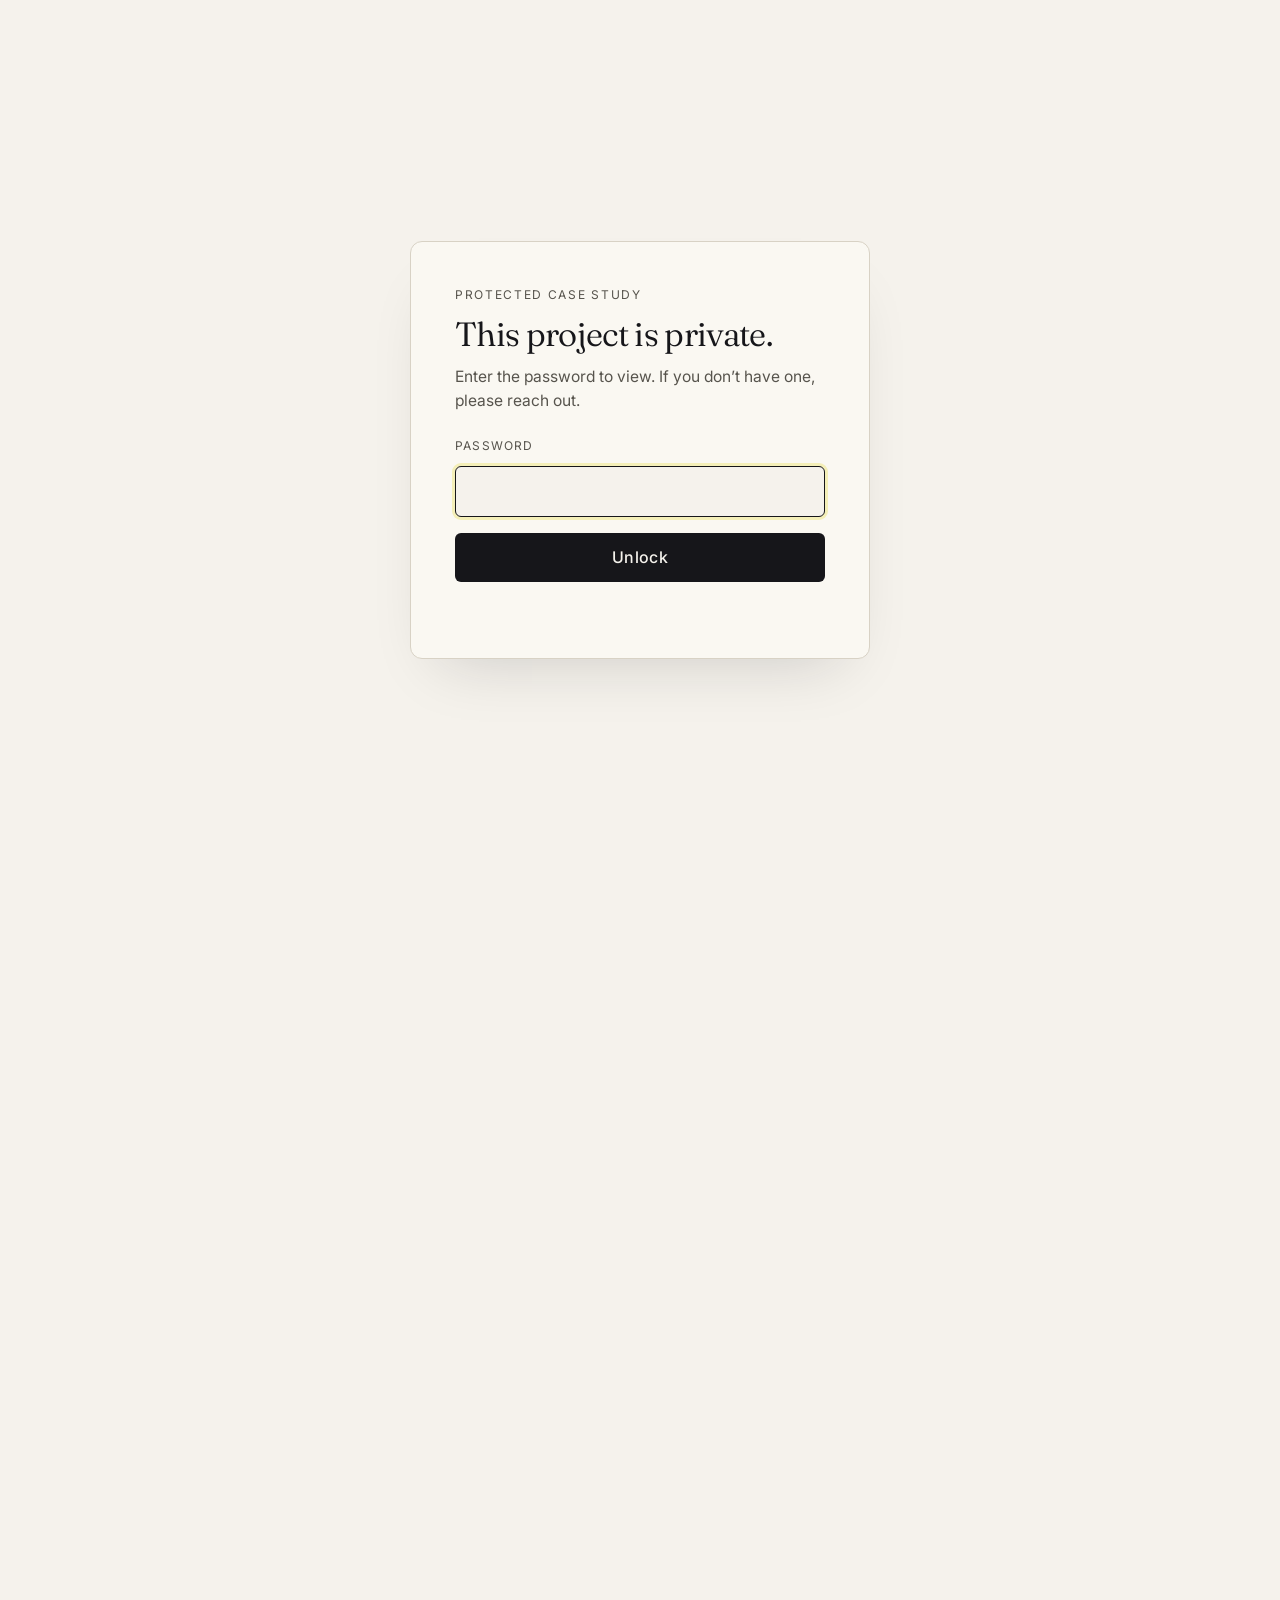
<file: vulcan-stow.html>
<!DOCTYPE html>
<html lang="en">
<head>
  <meta charset="UTF-8">
  <meta name="viewport" content="width=device-width, initial-scale=1.0">
  <title>Mapping Operator Workflows and Exceptions — Vulcan Stow — Suzie Duquette</title>
  <meta name="description" content="A shared outcome framework for mapping operator tasks and exception paths across Amazon Robotics — applied to Vulcan Stow.">
  <link rel="preconnect" href="https://fonts.googleapis.com">
  <link rel="preconnect" href="https://fonts.gstatic.com" crossorigin>
  <link rel="stylesheet" href="https://fonts.googleapis.com/css2?family=Fraunces:ital,opsz,wght@0,9..144,300..500;1,9..144,300..500&family=Inter:wght@400;500;600&display=swap">
  <link rel="stylesheet" href="assets/css/styles.css">
  <link rel="icon" href="data:image/svg+xml,%3Csvg xmlns='http://www.w3.org/2000/svg' viewBox='0 0 100 100'%3E%3Crect width='100' height='100' fill='%23F5F2EC'/%3E%3Ctext x='50' y='68' text-anchor='middle' font-family='Georgia, serif' font-size='62' fill='%23161616' font-style='italic'%3Es%3C/text%3E%3C/svg%3E">
  <!-- Password gate (soft client-side lock) -->
  <script>document.documentElement.classList.add('locked');</script>
  <style>html.locked body { visibility: hidden; }</style>
  <script src="assets/js/password-gate.js" defer></script>
</head>
<body>

<header class="nav">
  <div class="nav__inner">
    <a class="nav__brand" href="index.html"><span class="nav__brand-full">Suzie Duquette</span><span class="nav__brand-short" aria-hidden="true">SD</span><small>UX · Human–Machine Systems</small></a>
    <nav class="nav__links" aria-label="Primary">
      <a class="nav__link" href="index.html#work">Work</a>
      <a class="nav__link" href="about.html">About</a>
      <a class="nav__link" href="index.html#contact">Contact</a>
      <a class="btn btn--ghost" href="resume.pdf" target="_blank" rel="noopener">Résumé</a>
    </nav>
  </div>
</header>

<section class="cs-hero">
  <div class="container">
    <div class="reveal">
      <p class="eyebrow">Case 03 · Amazon Robotics</p>
      <h1 class="cs-hero__title" style="margin-top: var(--s-4);">Mapping operator workflows and <em>exceptions</em> across robotic workstations.</h1>
      <p class="cs-hero__lede lede">Vulcan is Amazon's first robot with a sense of touch. It picks and stows roughly 75% of items at the fulfillment center where it operates — but it still depends on a human operator to feed and validate every item inducted. I led the operator-side UX for the Vulcan Stow workcell.</p>
    </div>

    <video class="cs-cover-img reveal" src="assets/images/v2/cs3/cover.mp4" autoplay muted loop playsinline preload="metadata" style="aspect-ratio: 16 / 9; object-fit: cover; background: var(--paper-deep);"></video>

    <div class="cs-summary reveal">
      <div><h4>Role</h4><p>Senior UX Lead — operator-side UX</p></div>
      <div><h4>Team</h4><p>Robotics, hardware, ops, program</p></div>
      <div><h4>Timeline</h4><p>2024 – Present</p></div>
    </div>
  </div>
</section>

<!-- Vulcan context -->
<section>
  <div class="container">
    <div class="section-head reveal">
      <h2>Where robots meet operators</h2>
      <p>Vulcan automates part of the stow workflow. While the robot stows items into pods, a human still has to feed it — scanning each item, checking eligibility, and routing the ones the robot can't safely handle.</p>
    </div>

    <div class="three-col">
      <div class="three-col__item reveal">
        <h4>The robot's job</h4>
        <p>Vulcan stows inventory into the top and bottom rows of storage pods so associates can stay in their power zone — no ladders, no bending.</p>
      </div>
      <div class="three-col__item reveal">
        <h4>The operator's job</h4>
        <p>A human feeds the robot: scans each item, checks eligibility, and re-routes the ones Vulcan can't safely or successfully stow.</p>
      </div>
      <div class="three-col__item reveal">
        <h4>Why UX matters here</h4>
        <p>Every item is a decision: is this Vulcan-eligible? Is it damaged? Is the barcode readable? Get it wrong and a defect lands on the storage floor.</p>
      </div>
    </div>

    <div class="gallery gallery--2 reveal">
      <img src="assets/images/v2/cs3/cs3-workcell.jpg" alt="The Vulcan Stow workcell — robot arm and induct conveyor" style="width: 100%; height: 100%; object-fit: cover; border-radius: var(--radius-lg); display: block;">
      <img src="assets/images/v2/cs3/cs3-associate.jpeg" alt="An associate working alongside Vulcan — scanning, inducting, recovering items" style="width: 100%; height: 100%; object-fit: cover; border-radius: var(--radius-lg); display: block;">
    </div>

    <p class="lede reveal" style="margin-top: var(--s-5);">
      I led the operator-side UX for Vulcan Stow — building a shared outcome framework (CXOs) that made every human task and every exception path explicit across Amazon Robotics programs.
    </p>
  </div>
</section>

<!-- Problem -->
<section>
  <div class="container">
    <div class="section-head reveal">
      <h2>Exception paths were treated as edge cases</h2>
      <p>Without a shared model for operator outcomes, failure-state UX consistently lost prioritization to happy-path features — across every program, not just Vulcan.</p>
    </div>

    <ul class="bullets bullets--x reveal">
      <li><span>Feature requests prioritized without measurable operator success criteria</span></li>
      <li><span>Workflow exceptions (sideline, problem solve, damaged item) hidden in long backlog tickets</span></li>
      <li><span>Each robotic program designed error states independently — no shared language with ToteASRS, Proteus, Decant, or Nike Induct</span></li>
      <li><span>Limited instrumentation to validate whether design changes improved field outcomes</span></li>
    </ul>
  </div>
</section>

<!-- CXO Framework -->
<section>
  <div class="container">
    <div class="section-head reveal">
      <h2>A framework for operator outcomes</h2>
      <p>I defined Customer eXperience Outcomes (CXOs) — data-supported statements describing what an operator needs to accomplish at each step of a workflow, including failure states.</p>
    </div>

    <ul class="bullets reveal">
      <li data-num="01"><span><strong>Task step</strong> — the discrete step within the workflow, including exception sub-tasks</span></li>
      <li data-num="02"><span><strong>Outcome</strong> — a specific, measurable statement of what the operator needs to do at that step</span></li>
      <li data-num="03"><span><strong>Modifier</strong> — qualifying conditions (e.g., quickly, accurately, comfortably, safely)</span></li>
      <li data-num="04"><span><strong>KPI</strong> — the program metric this outcome moves (e.g., units per hour, rework rate)</span></li>
      <li data-num="05"><span><strong>Role</strong> — the operator role that depends on this outcome</span></li>
    </ul>

    <!-- Native annotated CXO card — Scan Item example -->
    <figure class="figure reveal" style="background: var(--paper-pop); padding: var(--s-7) var(--s-5) var(--s-5); border-radius: var(--radius-lg); margin-top: var(--s-5);">
      <p style="text-align: center; font-size: var(--fs-12); letter-spacing: 0.14em; text-transform: uppercase; color: var(--ink-soft); font-weight: 500; margin-bottom: 6px;">One example of a CXO</p>
      <h3 style="text-align: center; font-family: var(--font-display); font-size: var(--fs-32); font-weight: 350; letter-spacing: -0.02em; color: var(--ink); margin-bottom: var(--s-5);">Scan item<span style="font-size: var(--fs-14); color: var(--accent-deep); font-style: italic; margin-left: 12px; vertical-align: 6px;">— task step</span></h3>
      <div class="cxo-annotated">
        <div class="cxo-annotated__card">
          <p class="cxo-annotated__kpi"><span class="cxo-annotated__num">04</span>Seek time<span style="margin-left: 8px; font-style: italic; font-family: var(--font-display); letter-spacing: 0; text-transform: none; color: var(--accent-deep); font-size: var(--fs-14); font-weight: 400;">— KPI</span></p>
          <h4 class="cxo-annotated__step">Recognize a valid item scan<span style="margin-left: 10px; font-style: italic; font-family: var(--font-display); color: var(--accent-deep); font-size: var(--fs-14); font-weight: 400;">— outcome</span></h4>
          <p class="cxo-annotated__outcome">… easily</p>
          <p class="cxo-annotated__outcome">… quickly<span style="margin-left: 10px; font-style: italic; font-family: var(--font-display); color: var(--accent-deep); font-size: var(--fs-14); font-weight: 400;">— modifiers</span></p>
          <span class="cxo-annotated__role">Associates<span style="margin-left: 8px; font-style: italic; font-family: var(--font-display); color: var(--accent-deep); font-size: var(--fs-12); font-weight: 400;">— role</span></span>
        </div>
      </div>
    </figure>
  </div>
</section>

<!-- Workflow + Exceptions -->
<section>
  <div class="container">
    <div class="section-head reveal">
      <h2>Mapping the workflow — and its exceptions</h2>
      <p>Every operator workflow begins as a happy-path sequence — but the real determinant of throughput is how the operator handles the failure states the happy path doesn't cover.</p>
    </div>

    <div class="flow reveal">
      <div class="flow__row">
        <span class="flow__chip flow__chip--num" data-num="01">Sign in</span>
        <span class="flow__arrow"></span>
        <span class="flow__chip flow__chip--num" data-num="02">Stage active tote</span>
        <span class="flow__arrow"></span>
        <span class="flow__chip flow__chip--num" data-num="03">Singulate item</span>
        <span class="flow__arrow"></span>
        <span class="flow__chip flow__chip--num" data-num="04">Scan item</span>
        <span class="flow__arrow"></span>
        <span class="flow__chip flow__chip--num" data-num="05">Place on induct conveyor</span>
      </div>
      <div class="flow__branches">
        <span class="flow__chip flow__chip--exception">5x. Sideline ineligible item</span>
        <span class="flow__chip flow__chip--exception">5xx. Sideline problem-solve item</span>
      </div>
    </div>

    <p style="color: var(--ink-soft); max-width: 50em; margin-top: var(--s-3);">
      Sidelining an ineligible item and surfacing a problem-solve item are distinct sub-tasks — each with its own outcomes, UI, and recovery path.
    </p>

    <div class="pullquote reveal">
      <p>Design for failure, not around it.</p>
      <footer>Design principle</footer>
    </div>
  </div>
</section>

<!-- Touchpoint map -->
<section>
  <div class="container">
    <div class="section-head reveal">
      <h2>Resolving each step into its touchpoints</h2>
      <p>From the workflow, I built a touchpoint diagram identifying every component required to support an outcome — UI screen, UI button, physical button, hardware component, light or audio cue. High-risk markers call out where a single missed scan becomes a downstream defect.</p>
    </div>

    <figure class="figure reveal">
      <img src="assets/images/v2/cs3/touchpoints.png" alt="Touchpoint diagram of the Vulcan Stow inductor workflow showing every UI screen, hardware component, signal, and high-risk marker">
      <figcaption>The diagram resolves each task into the components needed to achieve the outcome — making the screen surface, hardware, and signaling required for each step explicit and reviewable.</figcaption>
    </figure>
  </div>
</section>

<!-- Outcomes mapping -->
<section>
  <div class="container">
    <div class="section-head reveal">
      <h2>Determining outcomes for every sub-task</h2>
      <p>I facilitated cross-functional body-storming workshops to enumerate the outcomes an operator needs to achieve — at every task and every exception. Participants: UX, product, engineering, ops, and operator SMEs from each affected program.</p>
    </div>

    <!-- Task-flow recap (referenced from earlier in the page) -->
    <p style="color: var(--ink-soft); max-width: 50em;">Starting from the workflow diagram, each task becomes a column and each operator outcome becomes a row — happy-path and exception alike:</p>
    <div class="flow reveal" style="margin-top: var(--s-4);">
      <div class="flow__row">
        <span class="flow__chip flow__chip--num" data-num="01">Sign in</span>
        <span class="flow__arrow"></span>
        <span class="flow__chip flow__chip--num" data-num="02">Stage tote</span>
        <span class="flow__arrow"></span>
        <span class="flow__chip flow__chip--num" data-num="03">Singulate</span>
        <span class="flow__arrow"></span>
        <span class="flow__chip flow__chip--num" data-num="04">Scan item</span>
        <span class="flow__arrow"></span>
        <span class="flow__chip flow__chip--num" data-num="05">Place on conveyor</span>
      </div>
    </div>

    <figure class="figure reveal">
      <img src="assets/images/v2/cs3/outcomes-mapping.jpg" alt="Body-storming workshop output: a matrix of operator outcomes mapped to each task and sub-task across the Vulcan Stow workflow, color-coded in red, green, and purple">
      <figcaption>Body-storming workshop output — operator outcomes mapped to every task and every exception sub-task across the Vulcan Stow workflow.</figcaption>
    </figure>

    <p style="color: var(--ink-soft); max-width: 50em;">
      <strong>Result:</strong> a grounded inventory of operator outcomes, including all failure and recovery states — scored against measurable speed and desirability targets.
    </p>

    <!-- Risk callout -->
    <div class="statline statline--stacked reveal">
      <span class="statline__num"><em>Identified</em> risk</span>
      <p class="statline__copy">A single scan-item failure path tied directly to the program KPI of 1,000 units per hour. Mapping the exception sub-tasks let product and engineering invest in failure-state UX before launch — not after rework.</p>
    </div>
  </div>
</section>

<!-- Using CXOs in design + research -->
<section>
  <div class="container">
    <div class="section-head reveal">
      <h2>Using CXOs in design</h2>
      <p>CXOs prioritize and define design that enables users to meet KPIs. I worked alongside contract designers on the UI with one rule: every feature has to help the user achieve a specific, named outcome — or it doesn't ship.</p>
    </div>

    <img class="reveal" src="assets/images/v2/cs3/cs3-cxo-design.png" alt="Using CXOs in Design — Step 1 (Scan item) and Step 2 (Place successfully scanned item), each annotated with its frame, goal, and outcome" style="width: 100%; border-radius: var(--radius-lg); display: block; background: var(--paper-deep);">

    <h3 style="margin-top: var(--s-6); margin-bottom: var(--s-3);">Using CXOs in research</h3>
    <p style="color: var(--ink-soft); max-width: 50em;">
      CXOs also verify that users can complete an expected action and meet KPIs. On-floor research with the new station revealed scan-item outcomes that weren't being achieved — operators visibly scratching their heads, unsure what action to take next.
    </p>
    <figure class="figure reveal" style="margin-top: var(--s-4);">
      <video src="assets/images/v2/cs3/operator-confusion.mp4" autoplay muted loop playsinline preload="metadata" style="width: 100%; border-radius: var(--radius-lg); display: block; background: #000;"></video>
      <figcaption>On-floor observation — operator visibly hesitates after a scan, unsure whether the system confirmed it or not. The scan-item CXO wasn't being met.</figcaption>
    </figure>

    <h3 style="margin-top: var(--s-6); margin-bottom: var(--s-3);">Closing the loop</h3>
    <p style="color: var(--ink-soft); max-width: 50em;">
      The research findings fed directly into the next UI iteration — two distinct, color-coded scan-feedback states that make the next operator action explicit: green directs Vulcan-eligible items to the conveyor; purple routes ineligible items to a manual-stow tote. Plain language, intuitive visuals, no more guesswork.
    </p>
    <div class="gallery gallery--2 reveal">
      <figure class="gallery__item" style="aspect-ratio: 16 / 9; background: var(--paper-pop);">
        <img src="assets/images/v2/cs3/cxo-design-1.jpg" alt="Improved Vulcan Stow UI showing a green-state 'Place on conveyor' screen — directs the operator to send the scanned item to Vulcan for robotic stow" style="object-fit: contain;">
        <figcaption class="gallery__item-cap">Vulcan-eligible · "Place on conveyor"</figcaption>
      </figure>
      <figure class="gallery__item" style="aspect-ratio: 16 / 9; background: var(--paper-pop);">
        <img src="assets/images/v2/cs3/cxo-design-2.jpg" alt="Improved Vulcan Stow UI showing a purple-state 'Place in Manual Stow tote' screen — directs the operator to sideline the item for manual stow" style="object-fit: contain;">
        <figcaption class="gallery__item-cap">Sideline · "Place in Manual Stow tote"</figcaption>
      </figure>
    </div>
  </div>
</section>

<!-- Impact -->
<section>
  <div class="container">
    <div class="section-head reveal">
      <h2>Operational impact</h2>
      <p>The CXO framework became the connective tissue between operator research and feature-level product decisions across Amazon Robotics.</p>
    </div>

    <ul class="bullets bullets--num reveal">
      <li><span>Framework adopted across 5+ active Amazon Robotics programs</span></li>
      <li><span>Exception-state UX surfaced and prioritized before launch, reducing post-deployment rework</span></li>
      <li><span>Outcome scoring enabled measurable validation of design changes in the field</span></li>
      <li><span>Field-research findings drove UI improvements that further increased scan-feedback salience and exception-item scan recognition</span></li>
      <li><span>The scan-item / exception-handling pattern has since scaled to ToteASRS and other workstations across the Amazon Robotics portfolio</span></li>
    </ul>

    <p class="lede reveal" style="margin-top: var(--s-5);">
      Mapping workflows and their exceptions in a measurable, shared format turned operator UX from a feature-by-feature negotiation into a strategic input to robotic systems design.
    </p>
  </div>
</section>

<section class="next-cs">
  <div class="container">
    <a class="next-cs__row" href="ps-handling.html">
      <div><span class="eyebrow">Next case study</span><span class="next-cs__title">Mapping Exceptions and Problem Solve Handling →</span></div>
      <span class="eyebrow">Case 04</span>
    </a>
  </div>
</section>

<section class="contact" id="contact">
  <div class="container">
    <div class="contact__inner">
      <div class="reveal">
        <p class="eyebrow" style="margin-bottom: var(--s-4);">Get in touch</p>
        <p class="contact__big">Currently exploring senior &amp; staff-level UX roles in <span class="accent-words">systems thinking</span> and <span class="accent-words">service design</span>.</p>
      </div>
      <div class="reveal contact__links">
        <a href="resume.pdf" target="_blank" rel="noopener">Résumé (PDF)</a>
        <a href="https://www.linkedin.com/in/susanneduquette/" target="_blank" rel="noopener">LinkedIn</a>
        <a href="mailto:susanneduquette@gmail.com">Email</a>
      </div>
    </div>
  </div>
  <div class="container" style="margin-top: var(--s-6);">
    <footer class="foot"><span>© <span class="serif-num">2026</span> Suzie Duquette</span><span><a href="index.html">← Back to all work</a></span></footer>
  </div>
</section>

<script src="assets/js/main.js"></script>
</body>
</html>
</file>
<file: assets/css/styles.css>
/* =========================================================
   Suzie Duquette · Portfolio
   Editorial design system — Fraunces (display) + Inter (text)
   ========================================================= */

/* --- Tokens ------------------------------------------------ */
:root {
  /* Color */
  --paper:        #F5F2EC;
  --paper-pop:    #FAF8F2;
  --paper-deep:   #ECE7DC;
  --ink:          #16161A;
  --ink-soft:     #57544D;
  --ink-mute:     #8A867D;
  --rule:         #D8D2C5;
  --accent:       #E8DC4A;
  --accent-soft:  #F5F07D;
  --accent-deep:  #B6A91A;

  /* Type */
  --font-display: 'Fraunces', 'Times New Roman', Georgia, serif;
  --font-sans:    'Inter', -apple-system, BlinkMacSystemFont, 'Segoe UI', sans-serif;

  /* Scale (modular, 1.25 ratio) */
  --fs-12:  0.75rem;
  --fs-14:  0.875rem;
  --fs-16:  1rem;
  --fs-18:  1.125rem;
  --fs-20:  1.25rem;
  --fs-24:  1.5rem;
  --fs-32:  2rem;
  --fs-40:  2.5rem;
  --fs-56:  3.5rem;
  --fs-72:  4.5rem;
  --fs-96:  6rem;

  /* Space */
  --s-1:  4px;
  --s-2:  8px;
  --s-3:  16px;
  --s-4:  24px;
  --s-5:  40px;
  --s-6:  64px;
  --s-7:  96px;
  --s-8:  144px;
  --s-9:  192px;

  /* Layout */
  --max:       1280px;
  --max-text:  680px;
  --max-wide:  1080px;
  --gutter:    clamp(24px, 5vw, 64px);
  --radius:    2px;
  --radius-lg: 12px;

  /* Motion */
  --ease:      cubic-bezier(0.2, 0.7, 0.2, 1);
  --dur:       400ms;
}

/* --- Reset (light) ----------------------------------------- */
*, *::before, *::after { box-sizing: border-box; }
html, body { margin: 0; padding: 0; }
html { -webkit-text-size-adjust: 100%; scroll-behavior: smooth; }
img, svg { display: block; max-width: 100%; }
button { background: none; border: 0; padding: 0; cursor: pointer; font: inherit; color: inherit; }
a { color: inherit; text-decoration: none; }
ul, ol { padding-left: 0; margin: 0; list-style: none; }

/* --- Base -------------------------------------------------- */
body {
  background: var(--paper);
  color: var(--ink);
  font-family: var(--font-sans);
  font-size: var(--fs-16);
  line-height: 1.55;
  font-weight: 400;
  -webkit-font-smoothing: antialiased;
  -moz-osx-font-smoothing: grayscale;
  text-rendering: optimizeLegibility;
}

::selection { background: var(--accent); color: var(--ink); }

/* --- Typography ------------------------------------------- */
.display, h1, h2, h3 {
  font-family: var(--font-display);
  font-weight: 400;
  font-style: normal;
  letter-spacing: -0.02em;
  line-height: 1.05;
  color: var(--ink);
}

h1 {
  font-size: clamp(2.5rem, 6.5vw, 4.5rem);
  font-weight: 350;
  letter-spacing: -0.03em;
  margin: 0;
}

h2 {
  font-size: clamp(2rem, 4.4vw, 3rem);
  font-weight: 400;
  margin: 0;
}

h3 {
  font-size: clamp(1.5rem, 2.6vw, 2rem);
  font-weight: 400;
  margin: 0;
}

h4 {
  font-family: var(--font-sans);
  font-size: var(--fs-14);
  font-weight: 500;
  letter-spacing: 0.10em;
  text-transform: uppercase;
  color: var(--ink-soft);
  margin: 0;
}

p { margin: 0 0 1em 0; }
p:last-child { margin-bottom: 0; }

.lede {
  font-family: var(--font-display);
  font-size: clamp(1.375rem, 2.2vw, 1.75rem);
  line-height: 1.4;
  font-weight: 350;
  color: var(--ink);
  letter-spacing: -0.01em;
}

.eyebrow {
  font-family: var(--font-sans);
  font-size: var(--fs-12);
  letter-spacing: 0.14em;
  text-transform: uppercase;
  font-weight: 500;
  color: var(--ink-soft);
}

em, .italic { font-style: italic; }
strong { font-weight: 600; color: var(--ink); }

.serif-num {
  font-family: var(--font-display);
  font-feature-settings: 'tnum', 'lnum';
}

/* --- Layout helpers --------------------------------------- */
.container {
  max-width: var(--max);
  margin: 0 auto;
  padding-left: var(--gutter);
  padding-right: var(--gutter);
}

.container-wide {
  max-width: var(--max-wide);
  margin: 0 auto;
  padding-left: var(--gutter);
  padding-right: var(--gutter);
}

.container-text {
  max-width: var(--max-text);
  margin: 0 auto;
  padding-left: var(--gutter);
  padding-right: var(--gutter);
}

section { padding-top: var(--s-7); padding-bottom: var(--s-7); }
section + section { padding-top: 0; }

.rule {
  border: 0;
  border-top: 1px solid var(--rule);
  margin: var(--s-6) 0;
}

/* --- Nav --------------------------------------------------- */
.nav {
  position: sticky;
  top: 0;
  z-index: 50;
  background: rgba(245, 242, 236, 0.86);
  backdrop-filter: saturate(140%) blur(10px);
  -webkit-backdrop-filter: saturate(140%) blur(10px);
  border-bottom: 1px solid transparent;
  transition: border-color var(--dur) var(--ease);
}
.nav.scrolled { border-bottom-color: var(--rule); }
.nav__inner {
  max-width: var(--max);
  margin: 0 auto;
  padding: 18px var(--gutter);
  display: flex;
  align-items: center;
  justify-content: space-between;
}
.nav__brand {
  font-family: var(--font-display);
  font-size: var(--fs-20);
  letter-spacing: -0.02em;
  font-weight: 400;
}
.nav__brand small {
  font-family: var(--font-sans);
  font-size: var(--fs-12);
  letter-spacing: 0.10em;
  text-transform: uppercase;
  color: var(--ink-soft);
  margin-left: 12px;
  font-weight: 500;
}
.nav__brand-short { display: none; }
.nav__links {
  display: flex;
  gap: var(--s-4);
  align-items: center;
}
.nav__link {
  font-size: var(--fs-14);
  font-weight: 500;
  letter-spacing: 0.02em;
  color: var(--ink-soft);
  position: relative;
  padding: 6px 0;
  transition: color var(--dur) var(--ease);
}
.nav__link:hover { color: var(--ink); }
.nav__link::after {
  content: '';
  position: absolute;
  left: 0; right: 0; bottom: 0;
  height: 1px;
  background: var(--accent-deep);
  transform: scaleX(0);
  transform-origin: left;
  transition: transform var(--dur) var(--ease);
}
.nav__link:hover::after, .nav__link.is-active::after { transform: scaleX(1); }

.btn {
  display: inline-flex;
  align-items: center;
  gap: 8px;
  font-family: var(--font-sans);
  font-size: var(--fs-14);
  font-weight: 500;
  padding: 10px 18px;
  border-radius: 999px;
  border: 1px solid var(--ink);
  background: var(--ink);
  color: var(--paper-pop);
  transition: background var(--dur) var(--ease), color var(--dur) var(--ease), transform var(--dur) var(--ease);
}
.btn:hover { background: transparent; color: var(--ink); transform: translateY(-1px); }
.btn--ghost {
  background: transparent;
  color: var(--ink);
}
.btn--ghost:hover { background: var(--ink); color: var(--paper-pop); }

/* --- Hero (editorial, type-driven) ------------------------ */
.hero {
  /* Make the hero fill at least one full viewport so the next
     section ("My approach") always sits below the first fold,
     regardless of screen size. */
  min-height: 100vh;
  min-height: 100svh;  /* small-viewport-height fallback for mobile toolbars */
  padding-top: clamp(56px, 11vh, 120px);
  padding-bottom: clamp(var(--s-6), 10vh, var(--s-7));
  position: relative;
}
.hero__intro {
  display: grid;
  grid-template-columns: auto 1fr;
  /* Tighter column gap so the accent dot sits closer to the name */
  gap: var(--s-3) 12px;
  align-items: baseline;
  margin-bottom: var(--s-4);
}
.hero__intro-mark {
  width: 10px; height: 10px;
  background: var(--accent);
  border-radius: 50%;
  animation: heroPulse 2.4s var(--ease) infinite;
}
@keyframes heroPulse {
  0%, 100% { opacity: 1; transform: scale(1); }
  50% { opacity: 0.5; transform: scale(0.85); }
}
.hero__intro-text {
  font-size: var(--fs-14);
  letter-spacing: 0.04em;
  color: var(--ink-soft);
}

.hero__statement {
  font-family: var(--font-display);
  font-weight: 300;
  font-size: clamp(2.5rem, 8vw, 6.25rem);
  line-height: 0.98;
  letter-spacing: -0.035em;
  color: var(--ink);
  max-width: 18ch;
  margin: 0;
}
.hero__statement em {
  font-style: italic;
  font-weight: 350;
}
.hero__statement .accent {
  display: inline-block;
  position: relative;
  font-style: italic;
  background-image: linear-gradient(to right, var(--accent-deep), var(--accent-deep));
  background-size: 100% 2px;
  background-repeat: no-repeat;
  background-position: 0 95%;
  transition: background-size 600ms var(--ease);
  cursor: default;
}
.hero__statement .accent:hover {
  background-image: linear-gradient(to right, var(--accent), var(--accent));
  background-size: 100% 32%;
}

.hero__lower {
  margin-top: clamp(var(--s-6), 9vh, var(--s-7));
  display: grid;
  grid-template-columns: 5fr 7fr;
  gap: var(--s-6);
  align-items: end;
  padding-top: var(--s-5);
  border-top: 1px solid var(--rule);
}
.hero__lower-l p {
  font-size: clamp(1rem, 1.3vw, 1.125rem);
  color: var(--ink-soft);
  line-height: 1.55;
  max-width: 30em;
  margin: 0;
}
.hero__lower-r {
  display: flex;
  flex-direction: column;
  gap: var(--s-3);
  align-items: end;
  text-align: right;
}
.hero__lower-r .eyebrow { color: var(--ink-mute); }
.hero__role {
  font-family: var(--font-display);
  font-size: clamp(1.125rem, 1.5vw, 1.25rem);
  font-style: italic;
  font-weight: 400;
  color: var(--ink);
}
.hero__avail {
  font-size: var(--fs-14);
  color: var(--ink);
  display: inline-flex;
  align-items: center;
  gap: 8px;
}
.hero__avail::before {
  content: '';
  width: 8px; height: 8px;
  background: #2A8C5F;
  border-radius: 50%;
}

.marquee {
  margin-top: var(--s-5);
  border-top: 1px solid var(--rule);
  border-bottom: 1px solid var(--rule);
  overflow: hidden;
  background: var(--paper);
}
.marquee__track {
  display: flex;
  gap: var(--s-7);
  padding: var(--s-3) 0;
  animation: marquee 42s linear infinite;
  width: max-content;
}
.marquee__item {
  display: inline-flex;
  align-items: center;
  gap: var(--s-3);
  font-family: var(--font-display);
  font-size: clamp(1.125rem, 1.6vw, 1.5rem);
  font-weight: 350;
  letter-spacing: -0.01em;
  color: var(--ink);
  white-space: nowrap;
}
.marquee__item em {
  font-style: italic;
  color: var(--accent-deep);
  font-weight: 400;
}
.marquee__dot {
  width: 5px; height: 5px;
  background: var(--ink-mute);
  border-radius: 50%;
  flex-shrink: 0;
}
@keyframes marquee {
  from { transform: translateX(0); }
  to { transform: translateX(-50%); }
}

/* Hero — legacy fallback rules removed; the .hero__grid and .hero__image-wrap
   classes are kept undefined intentionally so old markup degrades to text. */

/* --- Principles section (expanded, on the landing) -------- */
.principles {
  padding: var(--s-7) 0;
  background: var(--paper-pop);
  border-top: 1px solid var(--rule);
  border-bottom: 1px solid var(--rule);
}
.principles__intro {
  display: grid;
  grid-template-columns: 5fr 7fr;
  gap: var(--s-6);
  margin-bottom: var(--s-7);
  align-items: start;
}
.principles__intro h2 {
  font-size: clamp(2rem, 4vw, 3rem);
  letter-spacing: -0.025em;
}
.principles__intro h2 em {
  font-style: italic;
  font-weight: 350;
}
.principles__intro .lede {
  font-size: clamp(1.125rem, 1.6vw, 1.375rem);
}
.principles__grid {
  display: grid;
  grid-template-columns: repeat(5, 1fr);
  gap: var(--s-4);
}
.principles__item {
  display: flex;
  flex-direction: column;
  gap: 12px;
  padding: var(--s-4);
  background: var(--paper);
  border-radius: var(--radius-lg);
  border-top: 2px solid var(--accent);
}
.principles__num {
  font-family: var(--font-display);
  font-size: var(--fs-24);
  font-weight: 350;
  font-style: italic;
  color: var(--accent-deep);
  letter-spacing: -0.02em;
  line-height: 1;
}
.principles__text {
  font-family: var(--font-display);
  font-size: var(--fs-18);
  font-weight: 350;
  color: var(--ink);
  line-height: 1.3;
  letter-spacing: -0.005em;
}
.principles__why {
  font-size: var(--fs-14);
  color: var(--ink-soft);
  line-height: 1.5;
}

/* --- Work / case study cards ------------------------------ */
.work-header {
  display: flex;
  justify-content: space-between;
  align-items: end;
  gap: var(--s-4);
  margin-bottom: var(--s-6);
}
.work-list {
  display: flex;
  flex-direction: column;
  gap: var(--s-7);
}

.case-card {
  display: grid;
  grid-template-columns: 7fr 5fr;
  gap: var(--s-6);
  align-items: center;
}
.case-card:nth-child(even) { grid-template-columns: 5fr 7fr; }
.case-card:nth-child(even) .case-card__media { order: 2; }

.case-card__media {
  position: relative;
  border-radius: var(--radius-lg);
  overflow: hidden;
  aspect-ratio: 4 / 3;
  background: var(--paper-deep);
}
.case-card__media img {
  width: 100%; height: 100%; object-fit: cover;
  transition: transform 800ms var(--ease);
}
.case-card:hover .case-card__media img { transform: scale(1.04); }
.case-card__media::after {
  content: '';
  position: absolute;
  inset: 0;
  background: linear-gradient(180deg, transparent 60%, rgba(22,22,26,0.15) 100%);
  pointer-events: none;
}

.case-card__num {
  font-family: var(--font-display);
  font-size: var(--fs-14);
  letter-spacing: 0.14em;
  color: var(--ink-soft);
  text-transform: uppercase;
}
.case-card__title {
  font-size: clamp(2rem, 3.6vw, 2.75rem);
  font-weight: 400;
  margin-top: 10px;
  letter-spacing: -0.025em;
  line-height: 1.06;
}
.case-card__subtitle {
  margin-top: var(--s-3);
  font-size: var(--fs-18);
  color: var(--ink-soft);
  line-height: 1.5;
  max-width: 32em;
}
.case-card__meta {
  margin-top: var(--s-4);
  display: flex;
  flex-wrap: wrap;
  gap: var(--s-3);
  font-size: var(--fs-12);
  letter-spacing: 0.12em;
  text-transform: uppercase;
  color: var(--ink-soft);
}
.case-card__meta span { padding-right: var(--s-3); border-right: 1px solid var(--rule); }
.case-card__meta span:last-child { border-right: 0; padding-right: 0; }

.case-card__cta {
  margin-top: var(--s-5);
  display: inline-flex;
  align-items: center;
  gap: 10px;
  font-family: var(--font-sans);
  font-size: var(--fs-14);
  font-weight: 500;
  color: var(--ink);
  position: relative;
}
.case-card__cta::after {
  content: '→';
  font-family: var(--font-display);
  font-size: var(--fs-18);
  transition: transform var(--dur) var(--ease);
}
.case-card:hover .case-card__cta::after { transform: translateX(6px); }

/* --- About / Stats ---------------------------------------- */
.split {
  display: grid;
  grid-template-columns: 5fr 7fr;
  gap: var(--s-6);
}
.split__label { padding-top: 6px; }

.stats {
  display: grid;
  grid-template-columns: repeat(4, 1fr);
  gap: var(--s-5);
  padding: var(--s-5) 0;
  border-top: 1px solid var(--rule);
  border-bottom: 1px solid var(--rule);
}
.stat__num {
  font-family: var(--font-display);
  font-size: clamp(2.5rem, 5vw, 3.5rem);
  font-weight: 350;
  letter-spacing: -0.03em;
  line-height: 1;
  color: var(--ink);
}
.stat__num em { font-style: italic; color: var(--accent-deep); }
.stat__label {
  margin-top: var(--s-2);
  font-size: var(--fs-14);
  color: var(--ink-soft);
  line-height: 1.4;
}

/* --- Contact / Footer ------------------------------------- */
.contact {
  padding: var(--s-7) 0 var(--s-5);
}
.contact__inner {
  display: grid;
  grid-template-columns: 3fr 1fr;
  gap: var(--s-6);
  align-items: end;
}
.contact__big {
  font-size: clamp(2.5rem, 6vw, 4.5rem);
  font-weight: 350;
  line-height: 1.02;
  letter-spacing: -0.035em;
}
.contact__big a {
  color: var(--ink);
}
.contact__big .accent-words {
  position: relative;
  display: inline-block;
  background-image: linear-gradient(to right, var(--accent-deep), var(--accent-deep));
  background-size: 100% 1px;
  background-repeat: no-repeat;
  background-position: 0 92%;
  transition: background-size var(--dur) var(--ease);
  cursor: default;
}
.contact__big .accent-words:hover {
  background-image: linear-gradient(to right, var(--accent), var(--accent));
  background-size: 100% 30%;
}

.contact__links {
  display: flex;
  flex-direction: column;
  gap: var(--s-2);
  font-size: var(--fs-16);
  color: var(--ink-soft);
}
.contact__links a {
  display: inline-flex; gap: 8px; align-items: center;
  color: var(--ink);
  padding: 6px 0;
  border-bottom: 1px solid transparent;
  width: fit-content;
  transition: border-color var(--dur) var(--ease);
}
.contact__links a:hover { border-bottom-color: var(--accent-deep); }
.contact__links a::after { content: '→'; font-family: var(--font-display); font-size: var(--fs-16); }

footer.foot {
  border-top: 1px solid var(--rule);
  padding: var(--s-4) 0;
  font-size: var(--fs-12);
  color: var(--ink-mute);
  display: flex;
  flex-direction: row;
  justify-content: space-between;
  gap: var(--s-3);
}

/* =========================================================
   ABOUT PAGE
   ========================================================= */
.about-hero {
  padding-top: clamp(72px, 12vh, 140px);
  padding-bottom: var(--s-6);
}
.about-hero__grid {
  display: grid;
  grid-template-columns: 7fr 5fr;
  gap: clamp(var(--s-5), 6vw, var(--s-7));
  align-items: end;
}
.about-hero__title {
  font-size: clamp(2.5rem, 6vw, 4.5rem);
  font-weight: 320;
  letter-spacing: -0.03em;
  line-height: 1.02;
  max-width: 14ch;
}
.about-hero__title em { font-style: italic; }
.about-hero__lede { margin-top: var(--s-5); max-width: 32em; }
.about-hero__portrait {
  border-radius: var(--radius-lg);
  overflow: hidden;
  aspect-ratio: 3 / 4;
  background: var(--paper-deep);
}
.about-hero__portrait img { width: 100%; height: 100%; object-fit: cover; }
.about-hero__caption {
  margin-top: 14px;
  font-size: var(--fs-12);
  letter-spacing: 0.04em;
  color: var(--ink-soft);
  font-style: italic;
  font-family: var(--font-display);
}

.about-bio {
  padding: var(--s-7) 0;
}
.about-bio__grid {
  display: grid;
  grid-template-columns: 4fr 8fr;
  gap: var(--s-6);
}
.about-bio__body p {
  font-family: var(--font-display);
  font-size: clamp(1.125rem, 1.6vw, 1.375rem);
  line-height: 1.45;
  font-weight: 350;
  color: var(--ink);
  letter-spacing: -0.005em;
}
.about-bio__body p + p { margin-top: 1em; }

@media (max-width: 1024px) {
  .about-hero__grid { grid-template-columns: 1fr; }
  .about-hero__portrait { order: -1; max-width: 480px; }
  .about-bio__grid { grid-template-columns: 1fr; }
  .principles__intro { grid-template-columns: 1fr; gap: var(--s-4); }
}

/* Capability cards (About page) */
.capabilities {
  display: grid;
  /* Desktop: all six cards in one row, full container width */
  grid-template-columns: repeat(6, 1fr);
  gap: var(--s-3);
}
.capabilities__card {
  background: var(--paper-pop);
  border-radius: var(--radius-lg);
  padding: var(--s-4);
  display: flex;
  flex-direction: column;
  gap: 10px;
  border-top: 2px solid var(--accent);
}
.capabilities__num {
  font-family: var(--font-display);
  font-style: italic;
  font-size: var(--fs-18);
  color: var(--accent-deep);
  font-weight: 400;
  line-height: 1;
}
.capabilities__title {
  font-family: var(--font-sans);
  font-size: var(--fs-16);
  font-weight: 500;
  letter-spacing: 0;
  text-transform: none;
  color: var(--ink);
  margin: 0;
  line-height: 1.3;
}
.capabilities__desc {
  font-size: var(--fs-14);
  color: var(--ink-soft);
  line-height: 1.5;
  margin: 0;
}

/* Process list (About page) */
.process-list {
  display: flex;
  flex-direction: column;
  gap: var(--s-4);
  margin: 0;
}
.process-list__step {
  display: grid;
  grid-template-columns: 56px 1fr;
  gap: var(--s-4);
  padding-bottom: var(--s-4);
  border-bottom: 1px solid var(--rule);
  align-items: start;
}
.process-list__step:last-child { border-bottom: 0; padding-bottom: 0; }
.process-list__num {
  font-family: var(--font-display);
  font-style: italic;
  font-size: var(--fs-32);
  font-weight: 350;
  color: var(--accent-deep);
  line-height: 1;
  letter-spacing: -0.02em;
}
.process-list__title {
  font-family: var(--font-display);
  font-size: var(--fs-20);
  font-weight: 400;
  letter-spacing: -0.01em;
  color: var(--ink);
  margin: 0 0 6px 0;
  line-height: 1.2;
}
.process-list__desc {
  font-size: var(--fs-14);
  color: var(--ink-soft);
  line-height: 1.6;
  margin: 0;
}

@media (max-width: 1200px) {
  .capabilities { grid-template-columns: repeat(3, 1fr); }
}
@media (max-width: 800px) {
  .capabilities { grid-template-columns: repeat(2, 1fr); }
}

/* =========================================================
   CASE STUDY DETAIL PAGE
   ========================================================= */
.cs-hero {
  padding-top: clamp(48px, 8vh, 96px);
}
.cs-hero__meta {
  display: flex;
  gap: var(--s-5);
  font-size: var(--fs-12);
  letter-spacing: 0.14em;
  text-transform: uppercase;
  color: var(--ink-soft);
  margin-bottom: var(--s-4);
}
.cs-hero__meta div span { display: block; color: var(--ink); font-family: var(--font-sans); font-weight: 500; letter-spacing: 0.04em; text-transform: none; font-size: var(--fs-14); margin-top: 4px; }

.cs-hero__title {
  font-size: clamp(2.5rem, 6.5vw, 4.75rem);
  font-weight: 320;
  letter-spacing: -0.03em;
  line-height: 1.02;
  max-width: 14ch;
}
.cs-hero__lede {
  margin-top: var(--s-5);
  max-width: 40em;
}
.cs-hero__cover {
  margin-top: var(--s-6);
  border-radius: var(--radius-lg);
  overflow: hidden;
  aspect-ratio: 16 / 9;
  background: var(--paper-deep);
}
.cs-hero__cover img { width: 100%; height: 100%; object-fit: cover; }

.cs-summary {
  display: grid;
  grid-template-columns: repeat(4, 1fr);
  gap: var(--s-4);
  padding: var(--s-5) 0;
  border-top: 1px solid var(--rule);
  border-bottom: 1px solid var(--rule);
}
.cs-summary > div h4 { margin-bottom: 8px; }
.cs-summary > div p { font-size: var(--fs-14); color: var(--ink); margin: 0; }

.section-head {
  display: grid;
  grid-template-columns: 4fr 8fr;
  gap: var(--s-5);
  margin-bottom: var(--s-5);
  align-items: start;
}
.section-head h2 {
  font-size: clamp(2rem, 3.6vw, 2.75rem);
}
.section-head p { font-size: var(--fs-18); color: var(--ink-soft); }

.three-col {
  display: grid;
  grid-template-columns: repeat(3, 1fr);
  gap: var(--s-5);
  margin: var(--s-5) 0;
}
.three-col__item h4 { margin-bottom: 12px; }
.three-col__item p { font-size: var(--fs-14); color: var(--ink); }

.bullets {
  display: flex;
  flex-direction: column;
  gap: var(--s-3);
  margin: var(--s-5) 0;
}
.bullets li {
  display: grid;
  grid-template-columns: 32px 1fr;
  gap: var(--s-3);
  align-items: baseline;
  font-size: var(--fs-18);
  color: var(--ink);
  padding-bottom: var(--s-3);
  border-bottom: 1px solid var(--rule);
  line-height: 1.45;
}
.bullets li::before {
  content: attr(data-num);
  font-family: var(--font-display);
  font-size: var(--fs-14);
  color: var(--accent-deep);
  letter-spacing: 0.1em;
  text-transform: uppercase;
}
.bullets--x li::before { content: '✕'; color: var(--accent-deep); font-size: var(--fs-16); font-family: var(--font-sans); }
.bullets--num { counter-reset: bnum; }
.bullets--num li { counter-increment: bnum; }
.bullets--num li::before { content: counter(bnum, decimal-leading-zero); }

.figure {
  margin: var(--s-6) 0;
}
.figure img {
  width: 100%;
  border-radius: var(--radius-lg);
  background: var(--paper-pop);
}
.figure figcaption {
  margin-top: var(--s-3);
  font-size: var(--fs-14);
  color: var(--ink-soft);
  max-width: 50em;
}

.callout {
  margin: var(--s-6) 0;
  padding: var(--s-5);
  background: var(--paper-pop);
  border-radius: var(--radius-lg);
  display: grid;
  grid-template-columns: 1fr 3fr;
  gap: var(--s-5);
  align-items: start;
}
.callout h4 { color: var(--accent-deep); }
.callout p { font-family: var(--font-display); font-size: var(--fs-24); font-weight: 350; line-height: 1.3; letter-spacing: -0.015em; }

.impact-grid {
  display: grid;
  grid-template-columns: repeat(4, 1fr);
  gap: var(--s-4);
  margin: var(--s-5) 0;
}
.impact-card {
  padding: var(--s-5) var(--s-4);
  border: 1px solid var(--rule);
  border-radius: var(--radius-lg);
  background: var(--paper-pop);
}
.impact-card__num {
  font-family: var(--font-display);
  font-size: clamp(2.25rem, 4vw, 3rem);
  font-weight: 350;
  letter-spacing: -0.03em;
  line-height: 1;
}
.impact-card__num em { font-style: italic; color: var(--accent-deep); }
.impact-card__label {
  margin-top: 12px;
  font-size: var(--fs-14);
  color: var(--ink-soft);
  line-height: 1.4;
}

.next-cs {
  border-top: 1px solid var(--rule);
  padding: var(--s-6) 0 var(--s-7);
  margin-top: var(--s-6);
}
.next-cs__row {
  display: flex;
  justify-content: space-between;
  align-items: center;
  gap: var(--s-4);
}
.next-cs__row .eyebrow { display: block; margin-bottom: 6px; }
.next-cs__title {
  font-family: var(--font-display);
  font-size: clamp(1.5rem, 3vw, 2.25rem);
  font-weight: 400;
  letter-spacing: -0.02em;
  line-height: 1.1;
}
.next-cs__row a:hover .next-cs__title { color: var(--accent-deep); }

/* =========================================================
   NATIVE DIAGRAMS (re-built from PDF visuals in site styling)
   ========================================================= */

/* Flow — horizontal chip flow with branches */
.flow {
  display: grid;
  grid-template-columns: 1fr;
  gap: var(--s-3);
  margin: var(--s-5) 0;
}
.flow__row {
  display: flex;
  align-items: center;
  gap: 12px;
  flex-wrap: wrap;
}
.flow__chip {
  background: var(--ink);
  color: var(--paper-pop);
  padding: 12px 18px;
  border-radius: 999px;
  font-size: var(--fs-14);
  font-weight: 500;
  letter-spacing: 0.01em;
  white-space: nowrap;
  display: inline-flex;
  align-items: center;
  gap: 8px;
}
.flow__chip--num::before {
  content: attr(data-num);
  color: var(--accent);
  font-family: var(--font-display);
  font-style: italic;
  font-weight: 400;
  font-size: var(--fs-12);
  letter-spacing: 0.04em;
}
.flow__chip--exception {
  background: transparent;
  color: var(--ink);
  border: 1px dashed var(--accent-deep);
}
.flow__chip--exception::before {
  content: '⤷';
  color: var(--accent-deep);
}
.flow__arrow {
  width: 20px;
  height: 1px;
  background: var(--ink-mute);
  flex-shrink: 0;
  position: relative;
}
.flow__arrow::after {
  content: '';
  position: absolute;
  right: 0; top: -3px;
  border-left: 5px solid var(--ink-mute);
  border-top: 3.5px solid transparent;
  border-bottom: 3.5px solid transparent;
}
.flow__branches {
  display: flex;
  flex-direction: column;
  gap: 10px;
  margin-left: 24px;
  padding-left: var(--s-3);
  border-left: 1px dashed var(--ink-mute);
}

/* Time/motion stacked bar */
.timebar {
  margin: var(--s-5) 0;
}
.timebar__track {
  display: flex;
  height: 56px;
  border-radius: var(--radius-lg);
  overflow: hidden;
}
.timebar__seg {
  height: 100%;
  display: flex;
  align-items: center;
  justify-content: center;
  color: var(--ink);
  font-size: var(--fs-12);
  font-weight: 500;
  position: relative;
}
.timebar__labels {
  display: flex;
  margin-top: 12px;
  font-size: var(--fs-12);
  color: var(--ink-soft);
  letter-spacing: 0.02em;
}
.timebar__total {
  margin-top: var(--s-3);
  font-family: var(--font-display);
  font-size: var(--fs-24);
  font-weight: 400;
  font-style: italic;
}
.timebar__total small {
  font-family: var(--font-sans);
  font-style: normal;
  font-size: var(--fs-12);
  letter-spacing: 0.08em;
  text-transform: uppercase;
  color: var(--ink-soft);
  margin-left: 12px;
}

/* CXO matrix grid (compact) */
.cxo-matrix {
  display: grid;
  gap: 4px;
  margin: var(--s-5) 0;
  background: var(--paper-deep);
  padding: 4px;
  border-radius: var(--radius-lg);
}
.cxo-matrix__row {
  display: grid;
  grid-template-columns: 140px repeat(auto-fit, minmax(80px, 1fr));
  gap: 4px;
}
.cxo-matrix__head {
  background: var(--ink);
  color: var(--paper-pop);
  padding: 10px 12px;
  font-size: var(--fs-12);
  font-weight: 500;
  text-transform: uppercase;
  letter-spacing: 0.08em;
  display: flex;
  align-items: center;
}
.cxo-matrix__row-label {
  background: var(--paper-pop);
  padding: 12px;
  font-size: var(--fs-12);
  font-weight: 500;
  letter-spacing: 0.04em;
  display: flex;
  align-items: center;
}
.cxo-matrix__cell {
  background: var(--paper-pop);
  padding: 8px 10px;
  font-size: var(--fs-12);
  line-height: 1.3;
  color: var(--ink-soft);
  display: flex;
  align-items: center;
  min-height: 56px;
}
.cxo-matrix__cell.is-filled {
  background: var(--accent-soft);
  color: var(--ink);
  font-weight: 500;
}
.cxo-matrix__cell.is-empty { background: transparent; }

/* Swim lane (CS4) */
.swimlane {
  display: grid;
  gap: 6px;
  margin: var(--s-5) 0;
}
.swimlane__row {
  display: grid;
  grid-template-columns: 180px 1fr;
  align-items: stretch;
  background: var(--paper-pop);
  border-radius: var(--radius-lg);
  overflow: hidden;
}
.swimlane__label {
  padding: 16px 18px;
  color: var(--paper-pop);
  display: flex;
  flex-direction: column;
  justify-content: center;
  gap: 4px;
}
.swimlane__label-title { font-size: var(--fs-14); font-weight: 500; }
.swimlane__label-sub { font-size: var(--fs-12); opacity: 0.85; }
.swimlane__body {
  display: grid;
  grid-template-columns: repeat(4, 1fr);
  align-items: center;
  padding: 12px 16px;
}
.swimlane__failure {
  display: flex;
  align-items: center;
  gap: 10px;
  padding: 8px 6px;
}
.swimlane__failure-mark {
  width: 22px; height: 22px;
  border-radius: 50%;
  background: #BD0012;
  color: white;
  font-family: var(--font-sans);
  font-weight: 600;
  font-size: var(--fs-12);
  display: inline-flex;
  align-items: center;
  justify-content: center;
  flex-shrink: 0;
}
.swimlane__failure-text {
  font-size: var(--fs-12);
  line-height: 1.3;
}
.swimlane__failure-text strong { display: block; color: #BD0012; font-weight: 600; }
.swimlane__failure-text span { color: var(--ink-soft); }
.swimlane__row--associate .swimlane__label { background: var(--ink); }
.swimlane__row--system .swimlane__label { background: #2D5C8C; }
.swimlane__row--waterspider .swimlane__label { background: #7A4A14; }
.swimlane__row--ps .swimlane__label { background: #4A2D5C; }

/* PS compound grid — two images flanking a center caption, in a 3-column rhythm */
.ps-compound-grid {
  display: grid;
  grid-template-columns: repeat(3, 1fr);
  gap: var(--s-5);
  margin: var(--s-5) 0;
  align-items: stretch;
}
.ps-compound-grid .placeholder {
  aspect-ratio: 4 / 3;
}
.ps-compound-grid__caption {
  display: flex;
  flex-direction: column;
  justify-content: center;
  padding: var(--s-3) 0;
}
.ps-compound-grid__caption p {
  font-family: var(--font-display);
  font-size: var(--fs-18);
  line-height: 1.45;
  font-weight: 350;
  color: var(--ink);
  letter-spacing: -0.005em;
}
@media (max-width: 800px) {
  .ps-compound-grid { grid-template-columns: 1fr; }
}

/* PS Resolution Pyramid — stacked bands (text always fits) */
.ps-pyramid {
  display: flex;
  flex-direction: column;
  align-items: center;
  gap: 6px;
  width: 100%;
  max-width: 520px;
}
.ps-pyramid__band {
  width: var(--tier-w);
  background: var(--tier-bg);
  color: white;
  border-radius: 6px;
  padding: 18px 22px;
  display: grid;
  grid-template-columns: 36px 1fr;
  grid-template-rows: auto auto;
  column-gap: 14px;
  row-gap: 4px;
  align-items: center;
}
.ps-pyramid__num {
  grid-row: 1 / 3;
  align-self: center;
  font-family: var(--font-display);
  font-style: italic;
  font-size: var(--fs-20);
  font-weight: 350;
  color: rgba(255,255,255,0.7);
  line-height: 1;
}
.ps-pyramid__name {
  font-family: var(--font-sans);
  font-size: var(--fs-16);
  font-weight: 600;
  letter-spacing: 0.14em;
  text-transform: uppercase;
}
.ps-pyramid__desc {
  font-family: var(--font-display);
  font-size: var(--fs-14);
  font-style: italic;
  color: rgba(255,255,255,0.92);
  line-height: 1.4;
}
@media (max-width: 600px) {
  .ps-pyramid__band { width: 100% !important; }
}

/* PS Resolution Triangle — legacy class kept (still referenced for layout) */
.ps-triangle {
  display: grid;
  grid-template-columns: 1fr 1fr;
  gap: var(--s-6);
  align-items: center;
  margin: var(--s-6) 0;
}
.ps-triangle__svg {
  width: 100%;
  max-width: 480px;
  height: auto;
}
.ps-triangle__legend {
  display: flex;
  flex-direction: column;
  gap: var(--s-4);
}
.ps-triangle__item {
  display: grid;
  grid-template-columns: 28px 1fr;
  gap: 14px;
  align-items: start;
}
.ps-triangle__step {
  font-family: var(--font-display);
  font-style: italic;
  font-size: var(--fs-20);
  color: var(--ink-mute);
  line-height: 1;
}
.ps-triangle__name {
  font-size: var(--fs-18);
  font-weight: 500;
  margin-bottom: 4px;
  display: flex;
  align-items: center;
  gap: 8px;
}
.ps-triangle__name::before {
  content: '';
  width: 10px; height: 10px;
  border-radius: 2px;
  background: var(--swatch, var(--ink));
}
.ps-triangle__desc {
  font-size: var(--fs-14);
  color: var(--ink-soft);
  line-height: 1.5;
}
.ps-triangle__item.is-prevent  { --swatch: #1A7A4A; }
.ps-triangle__item.is-resolve  { --swatch: #1A5276; }
.ps-triangle__item.is-route    { --swatch: #B84A00; }
.ps-triangle__item.is-sideline { --swatch: #BD0012; }

/* Hierarchy rows (CS5) */
.hierarchy {
  display: grid;
  gap: 12px;
  margin: var(--s-5) 0;
}
.hierarchy__row {
  display: grid;
  grid-template-columns: 80px 1fr 120px;
  align-items: center;
  gap: var(--s-4);
  padding: 18px var(--s-4);
  background: var(--paper-pop);
  border-radius: var(--radius-lg);
}
.hierarchy__level {
  background: var(--ink);
  color: var(--accent);
  font-weight: 500;
  text-align: center;
  padding: 8px 12px;
  border-radius: 6px;
  font-size: var(--fs-14);
  letter-spacing: 0.02em;
}
.hierarchy__role h4 { font-family: var(--font-sans); font-size: var(--fs-16); font-weight: 500; text-transform: none; letter-spacing: 0; color: var(--ink); margin-bottom: 4px; }
.hierarchy__role p { font-size: var(--fs-14); color: var(--ink-soft); }
.hierarchy__action {
  text-align: center;
  font-family: var(--font-display);
  font-style: italic;
  font-size: var(--fs-18);
  color: var(--ink);
  padding: 8px 14px;
  background: var(--accent-soft);
  border-radius: 999px;
  letter-spacing: -0.005em;
}

/* Verb cards (CS5) */
.verbs {
  display: grid;
  grid-template-columns: repeat(5, 1fr);
  gap: var(--s-3);
  margin: var(--s-5) 0;
}
.verbs__card {
  background: var(--paper-pop);
  border-radius: var(--radius-lg);
  padding: var(--s-4);
  display: flex;
  flex-direction: column;
  gap: 12px;
}
.verbs__card-num {
  font-family: var(--font-display);
  font-size: var(--fs-32);
  font-weight: 350;
  font-style: italic;
  color: var(--accent-deep);
  line-height: 1;
}
.verbs__card-title { font-family: var(--font-display); font-size: var(--fs-20); font-weight: 400; letter-spacing: -0.01em; color: var(--ink); }
.verbs__card-desc { font-size: var(--fs-14); color: var(--ink-soft); line-height: 1.5; }

/* Voice-of-customer quote cards */
.voc {
  display: grid;
  grid-template-columns: 1fr 1fr;
  gap: var(--s-4);
  margin: var(--s-5) 0;
}
.voc__card {
  background: var(--paper-pop);
  border-radius: var(--radius-lg);
  padding: var(--s-5);
  display: flex;
  flex-direction: column;
  gap: var(--s-3);
}
.voc__card-role {
  font-size: var(--fs-12);
  letter-spacing: 0.14em;
  text-transform: uppercase;
  color: var(--ink-soft);
  font-weight: 500;
}
.voc__card-quote {
  font-family: var(--font-display);
  font-size: var(--fs-18);
  line-height: 1.4;
  font-weight: 350;
  color: var(--ink);
  letter-spacing: -0.005em;
}

/* Five-step process flow */
.process5 {
  display: grid;
  grid-template-columns: repeat(5, 1fr);
  gap: var(--s-3);
  margin: var(--s-5) 0;
}
.process5__step {
  display: flex;
  flex-direction: column;
  gap: 10px;
}
.process5__step-box {
  background: var(--ink);
  color: var(--paper-pop);
  border-radius: var(--radius-lg);
  padding: 18px 16px;
  display: flex;
  flex-direction: column;
  gap: 6px;
  min-height: 90px;
}
.process5__step-num {
  font-family: var(--font-display);
  font-size: var(--fs-14);
  font-style: italic;
  font-weight: 400;
  color: var(--accent);
}
.process5__step-name { font-size: var(--fs-16); font-weight: 500; }
.process5__step-desc {
  font-size: var(--fs-14);
  color: var(--ink-soft);
  line-height: 1.4;
  padding: 0 4px;
}
/* Cohesive variant — desc moves inside the box, paper-tone bg */
.process5--cohesive .process5__step-box {
  background: var(--paper-pop);
  color: var(--ink);
  min-height: 180px;
  padding: 20px 18px;
}
.process5--cohesive .process5__step-num {
  font-family: var(--font-display);
  font-size: var(--fs-32);
  font-style: italic;
  color: var(--accent-deep);
  margin-bottom: 4px;
  line-height: 1;
}
.process5--cohesive .process5__step-name {
  font-family: var(--font-display);
  font-size: var(--fs-20);
  font-weight: 400;
  letter-spacing: -0.01em;
  color: var(--ink);
  margin-bottom: 10px;
}
.process5__step-inline {
  font-size: var(--fs-14);
  color: var(--ink-soft);
  line-height: 1.45;
}

/* Decision table */
.decision-table {
  margin: var(--s-5) 0;
  background: var(--paper-pop);
  border-radius: var(--radius-lg);
  overflow: hidden;
}
.decision-table__head {
  background: var(--ink);
  color: var(--paper-pop);
  display: grid;
  grid-template-columns: 2fr 1fr 3fr;
  padding: 14px var(--s-4);
  font-size: var(--fs-12);
  letter-spacing: 0.14em;
  text-transform: uppercase;
  font-weight: 500;
  gap: var(--s-3);
}
.decision-table__row {
  display: grid;
  grid-template-columns: 2fr 1fr 3fr;
  padding: 18px var(--s-4);
  gap: var(--s-3);
  align-items: center;
  border-bottom: 1px solid var(--rule);
  font-size: var(--fs-14);
}
.decision-table__row:last-child { border-bottom: 0; }
.decision-table__row-name { font-weight: 500; color: var(--ink); }
.decision-table__row-tag {
  display: inline-block;
  font-size: var(--fs-12);
  font-weight: 500;
  padding: 4px 10px;
  border-radius: 999px;
  color: white;
  text-align: center;
  letter-spacing: 0.02em;
  width: fit-content;
}
.decision-table__row-tag.tag-sideline { background: #BD0012; }
.decision-table__row-tag.tag-partial { background: #B84A00; }
.decision-table__row-tag.tag-yes { background: #1A7A4A; }
.decision-table__row-tag.tag-prevent { background: #1A7A4A; }
.decision-table__row-rec { color: var(--ink-soft); }

/* Annotated CXO card */
.cxo-annotated {
  display: flex;
  justify-content: center;
}
.cxo-annotated__card {
  background: white;
  border-radius: var(--radius-lg);
  padding: var(--s-5) var(--s-6) var(--s-5) var(--s-5);
  max-width: 520px;
  width: 100%;
  box-shadow: 0 1px 3px rgba(0,0,0,0.04), 0 8px 24px rgba(0,0,0,0.06);
  position: relative;
}
.cxo-annotated__num {
  display: inline-flex;
  align-items: center;
  justify-content: center;
  width: 22px; height: 22px;
  background: var(--accent);
  color: var(--ink);
  border-radius: 50%;
  font-family: var(--font-display);
  font-style: italic;
  font-size: 12px;
  font-weight: 500;
  margin-right: 10px;
  flex-shrink: 0;
  letter-spacing: 0;
}
.cxo-annotated__kpi {
  font-size: var(--fs-12);
  letter-spacing: 0.16em;
  text-transform: uppercase;
  color: #2D7DB8;
  font-weight: 600;
  margin-bottom: 12px;
  display: flex;
  align-items: center;
}
.cxo-annotated__step {
  font-family: var(--font-sans);
  font-size: var(--fs-24);
  font-weight: 500;
  line-height: 1.25;
  letter-spacing: -0.01em;
  color: var(--ink);
  margin-bottom: 12px;
  display: flex;
  align-items: center;
}
.cxo-annotated__outcome {
  font-family: var(--font-sans);
  font-size: var(--fs-18);
  color: var(--ink-soft);
  margin: 0 0 4px 0;
  display: flex;
  align-items: center;
}
.cxo-annotated__role {
  display: inline-flex;
  align-items: center;
  background: #D6F0FA;
  color: #07496D;
  padding: 6px 16px;
  border-radius: 999px;
  font-size: var(--fs-14);
  font-weight: 500;
  margin-top: 12px;
}

/* Validation matrix (performance × satisfaction) — cleaner table layout */
.eval-matrix {
  background: var(--paper-pop);
  padding: var(--s-4);
  border-radius: var(--radius-lg);
  display: grid;
  grid-template-columns: 110px 1fr;
  grid-template-rows: 36px 1fr 36px;
  gap: 8px;
}
.eval-matrix__x-title {
  grid-column: 2;
  grid-row: 1;
  font-family: var(--font-sans);
  font-size: var(--fs-12);
  letter-spacing: 0.14em;
  text-transform: uppercase;
  color: var(--ink-soft);
  font-weight: 500;
  text-align: center;
  background: var(--paper);
  border-radius: 4px;
  display: flex;
  align-items: center;
  justify-content: center;
}
.eval-matrix__y-title {
  grid-column: 1;
  grid-row: 2;
  font-family: var(--font-sans);
  font-size: var(--fs-12);
  color: var(--ink-soft);
  font-weight: 500;
  display: flex;
  align-items: center;
  justify-content: center;
  text-align: center;
  padding: 8px;
  line-height: 1.3;
}
.eval-matrix__plot {
  grid-column: 2;
  grid-row: 2;
  display: grid;
  grid-template-columns: 40px repeat(10, 1fr);
  grid-template-rows: 28px repeat(10, 1fr);
  gap: 2px;
}
.eval-matrix__col-label,
.eval-matrix__row-label {
  font-family: var(--font-sans);
  font-size: 11px;
  color: var(--ink-soft);
  display: flex;
  align-items: center;
  justify-content: center;
  font-feature-settings: 'tnum';
}
.eval-matrix__corner {}
.eval-matrix__cell {
  border-radius: 2px;
}
.eval-matrix__cell--red    { background: rgba(201, 83, 66, 0.45); }
.eval-matrix__cell--yellow { background: rgba(216, 200, 74, 0.5); }
.eval-matrix__cell--green  { background: rgba(42, 140, 95, 0.42); }
@media (max-width: 700px) {
  .eval-matrix { grid-template-columns: 70px 1fr; }
  .eval-matrix__plot { grid-template-columns: 28px repeat(10, 1fr); }
}

/* Cross-station gallery — native size, no crops */
.cross-stations {
  display: grid;
  grid-template-columns: repeat(auto-fit, minmax(280px, 1fr));
  gap: var(--s-5);
  margin: var(--s-5) 0;
  align-items: end;
}
.cross-stations__item { margin: 0; }
.cross-stations__item img {
  display: block;
  width: 100%;
  height: auto;
  border-radius: var(--radius-lg);
}
.cross-stations__item figcaption {
  margin-top: var(--s-3);
  font-size: var(--fs-14);
  color: var(--ink-soft);
  line-height: 1.5;
}

/* Mockup row — phone screens displayed as a cluster on paper */
.mockups {
  display: flex;
  gap: var(--s-4);
  background: var(--paper-deep);
  padding: var(--s-5);
  border-radius: var(--radius-lg);
  margin: var(--s-5) 0;
  align-items: center;
  justify-content: center;
  flex-wrap: wrap;
}
.mockups__device {
  background: #16161A;
  border-radius: 24px;
  padding: 8px;
  max-width: 280px;
  flex: 0 1 280px;
}
.mockups__device img {
  width: 100%;
  display: block;
  border-radius: 16px;
}
.mockups__caption {
  margin-top: 12px;
  font-size: var(--fs-12);
  color: var(--ink-soft);
  text-align: center;
  letter-spacing: 0.04em;
}

/* Upload-needed placeholder */
.placeholder {
  background: var(--paper-pop);
  border: 1px dashed var(--ink-mute);
  border-radius: var(--radius-lg);
  padding: var(--s-5);
  display: flex;
  flex-direction: column;
  align-items: center;
  justify-content: center;
  gap: 8px;
  aspect-ratio: 4 / 3;
  text-align: center;
}
.placeholder__icon {
  width: 38px; height: 38px;
  background: var(--accent-soft);
  border-radius: 50%;
  display: flex;
  align-items: center;
  justify-content: center;
  font-family: var(--font-display);
  font-style: italic;
  font-size: var(--fs-18);
  color: var(--ink);
}
.placeholder__label {
  font-size: var(--fs-12);
  letter-spacing: 0.14em;
  text-transform: uppercase;
  font-weight: 500;
  color: var(--ink-soft);
}
.placeholder__desc {
  font-size: var(--fs-14);
  color: var(--ink-soft);
  max-width: 28em;
  line-height: 1.5;
}

/* Stat hero — large isolated stat for body */
.statline {
  display: grid;
  grid-template-columns: auto 1fr;
  gap: var(--s-4);
  align-items: baseline;
  padding: var(--s-5) 0;
  border-top: 1px solid var(--rule);
  border-bottom: 1px solid var(--rule);
  margin: var(--s-5) 0;
}
.statline--stacked {
  grid-template-columns: 1fr;
  align-items: start;
  gap: var(--s-3);
}
.statline__num {
  font-family: var(--font-display);
  font-size: clamp(3.5rem, 9vw, 6rem);
  font-weight: 350;
  letter-spacing: -0.04em;
  line-height: 1;
}
.statline__num em { font-style: italic; color: var(--accent-deep); }
.statline__copy {
  font-family: var(--font-display);
  font-size: clamp(1.25rem, 2vw, 1.75rem);
  font-weight: 350;
  line-height: 1.3;
  color: var(--ink);
  letter-spacing: -0.01em;
}
.statline--stacked .statline__copy { max-width: 50em; }

/* Quote / pull-quote block */
.pullquote {
  margin: var(--s-6) 0;
  padding: var(--s-5) 0;
  border-top: 1px solid var(--rule);
  border-bottom: 1px solid var(--rule);
}
.pullquote p {
  font-family: var(--font-display);
  font-size: clamp(1.5rem, 3vw, 2.25rem);
  font-weight: 350;
  line-height: 1.25;
  letter-spacing: -0.02em;
  color: var(--ink);
  font-style: italic;
}
.pullquote p::before { content: '“'; color: var(--accent-deep); }
.pullquote p::after { content: '”'; color: var(--accent-deep); }
.pullquote footer {
  margin-top: var(--s-3);
  font-size: var(--fs-12);
  letter-spacing: 0.14em;
  text-transform: uppercase;
  color: var(--ink-soft);
  font-weight: 500;
}

/* Image gallery — two/three column gallery */
.gallery {
  display: grid;
  gap: var(--s-3);
  margin: var(--s-5) 0;
}
.gallery--2 { grid-template-columns: 1fr 1fr; }
.gallery--3 { grid-template-columns: repeat(3, 1fr); }
.gallery__item {
  position: relative;
  border-radius: var(--radius-lg);
  overflow: hidden;
  background: var(--paper-deep);
  aspect-ratio: 4 / 3;
}
.gallery__item img { width: 100%; height: 100%; object-fit: cover; }
.gallery__item-cap {
  position: absolute;
  bottom: 0; left: 0; right: 0;
  padding: 12px 16px;
  font-size: var(--fs-12);
  color: white;
  background: linear-gradient(to top, rgba(0,0,0,0.55), transparent);
  letter-spacing: 0.04em;
}

/* Hero photo (single landscape image for CS pages) */
.cs-cover-img {
  width: 100%;
  aspect-ratio: 16 / 9;
  border-radius: var(--radius-lg);
  background: var(--paper-deep);
  object-fit: cover;
  margin-top: var(--s-5);
}
/* Portrait variant — smaller, centered, asymmetric */
.cs-cover-img--portrait {
  display: block;
  width: 100%;
  max-width: 420px;
  aspect-ratio: 3 / 4;
  border-radius: var(--radius-lg);
  background: var(--paper-deep);
  object-fit: cover;
  margin: var(--s-5) auto 0 0;
}

/* Metrics table — for CS impact / measurement sections */
.metrics-table {
  margin: var(--s-5) 0;
  background: var(--paper-pop);
  border-radius: var(--radius-lg);
  overflow: hidden;
  border: 1px solid var(--rule);
}
.metrics-table__head {
  background: var(--ink);
  color: var(--paper-pop);
  display: grid;
  grid-template-columns: 1.4fr 2.2fr 1fr 1fr;
  padding: 14px var(--s-4);
  font-size: var(--fs-12);
  letter-spacing: 0.14em;
  text-transform: uppercase;
  font-weight: 500;
  gap: var(--s-3);
}
.metrics-table__row {
  display: grid;
  grid-template-columns: 1.4fr 2.2fr 1fr 1fr;
  padding: 18px var(--s-4);
  gap: var(--s-3);
  align-items: center;
  border-bottom: 1px solid var(--rule);
}
.metrics-table__row:last-child { border-bottom: 0; }
.metrics-table__metric {
  font-family: var(--font-display);
  font-size: var(--fs-18);
  font-weight: 400;
  letter-spacing: -0.01em;
  color: var(--ink);
}
.metrics-table__desc { font-size: var(--fs-14); color: var(--ink-soft); line-height: 1.45; }
.metrics-table__baseline {
  font-family: var(--font-sans);
  font-size: var(--fs-14);
  color: var(--ink-soft);
  letter-spacing: 0.02em;
}
.metrics-table__result {
  font-family: var(--font-display);
  font-size: var(--fs-24);
  font-weight: 400;
  letter-spacing: -0.02em;
  color: var(--ink);
}
.metrics-table__result em { font-style: italic; color: var(--accent-deep); }
@media (max-width: 800px) {
  .metrics-table__head, .metrics-table__row { grid-template-columns: 1fr 1fr; }
  .metrics-table__head > div:nth-child(2), .metrics-table__row > div:nth-child(2) { display: none; }
}

/* --- Reveal animations ------------------------------------ */
.reveal {
  opacity: 0;
  transform: translateY(20px);
  transition: opacity 700ms var(--ease), transform 700ms var(--ease);
}
.reveal.is-in { opacity: 1; transform: translateY(0); }

/* --- Responsive ------------------------------------------- */
@media (max-width: 1024px) {
  .principles__grid { grid-template-columns: repeat(3, 1fr); }
  .stats, .cs-summary, .impact-grid { grid-template-columns: repeat(2, 1fr); }
  .case-card, .case-card:nth-child(even) { grid-template-columns: 1fr; }
  .case-card__media { order: -1 !important; }
  .hero__lower { grid-template-columns: 1fr; gap: var(--s-4); }
  .hero__lower-r { align-items: start; text-align: left; }
  .split { grid-template-columns: 1fr; }
  .contact__inner { grid-template-columns: 1fr; }
  .section-head { grid-template-columns: 1fr; }
  .three-col { grid-template-columns: 1fr; }
  .callout { grid-template-columns: 1fr; }
  .verbs { grid-template-columns: repeat(2, 1fr); }
  .voc { grid-template-columns: 1fr; }
  .ps-triangle { grid-template-columns: 1fr; }
  .gallery--3 { grid-template-columns: repeat(2, 1fr); }
  .process5 { grid-template-columns: repeat(2, 1fr); }
  .hierarchy__row { grid-template-columns: 60px 1fr 100px; }
  .swimlane__row { grid-template-columns: 140px 1fr; }
  .swimlane__body { grid-template-columns: repeat(2, 1fr); gap: 6px; }
  .decision-table__head, .decision-table__row { grid-template-columns: 1.5fr 1fr 2fr; }
}

@media (max-width: 600px) {
  :root { --s-7: 64px; --s-6: 48px; }
  .nav__brand small { display: none; }
  .nav__brand-full { display: none; }
  .nav__brand-short { display: inline; }
  .nav__links { gap: var(--s-3); }
  /* Nav links match the Résumé button's size on mobile */
  .nav__link { font-size: var(--fs-14); }

  /* Collapse every multi-column grid to a single column on mobile */
  .hero__lower,
  .principles__intro,
  .principles__grid,
  .case-card,
  .case-card:nth-child(even),
  .split,
  .stats,
  .about-hero__grid,
  .about-bio__grid,
  .capabilities,
  .cs-summary,
  .section-head,
  .three-col,
  .callout,
  .impact-grid,
  .ps-compound-grid,
  .ps-triangle,
  .verbs,
  .voc,
  .gallery,
  .gallery--2,
  .gallery--3,
  .process5,
  .swimlane__body,
  .decision-table__head,
  .decision-table__row,
  .cross-stations,
  .contact__inner {
    grid-template-columns: 1fr !important;
  }

  /* Hierarchy + swimlane: stack everything */
  .hierarchy__row { grid-template-columns: 1fr; gap: var(--s-2); }
  .hierarchy__level { font-size: var(--fs-12); }
  .swimlane__row { grid-template-columns: 1fr; gap: var(--s-2); }
  .swimlane__label { font-size: var(--fs-14); padding-bottom: var(--s-2); }

  /* CXO matrix: let rows wrap rather than overflow */
  .cxo-matrix__row { grid-template-columns: 1fr; gap: var(--s-2); }

  /* Eval matrix: tighten plot */
  .eval-matrix__plot { grid-template-columns: 28px repeat(5, 1fr); }

  /* Case-card media: don't dominate vertical space on mobile */
  .case-card__media img,
  .case-card__media video { aspect-ratio: 16 / 10; }
}

@media (prefers-reduced-motion: reduce) {
  *, *::before, *::after {
    animation-duration: 0.01ms !important;
    transition-duration: 0.01ms !important;
  }
  .reveal { opacity: 1; transform: none; }
}
</file>
